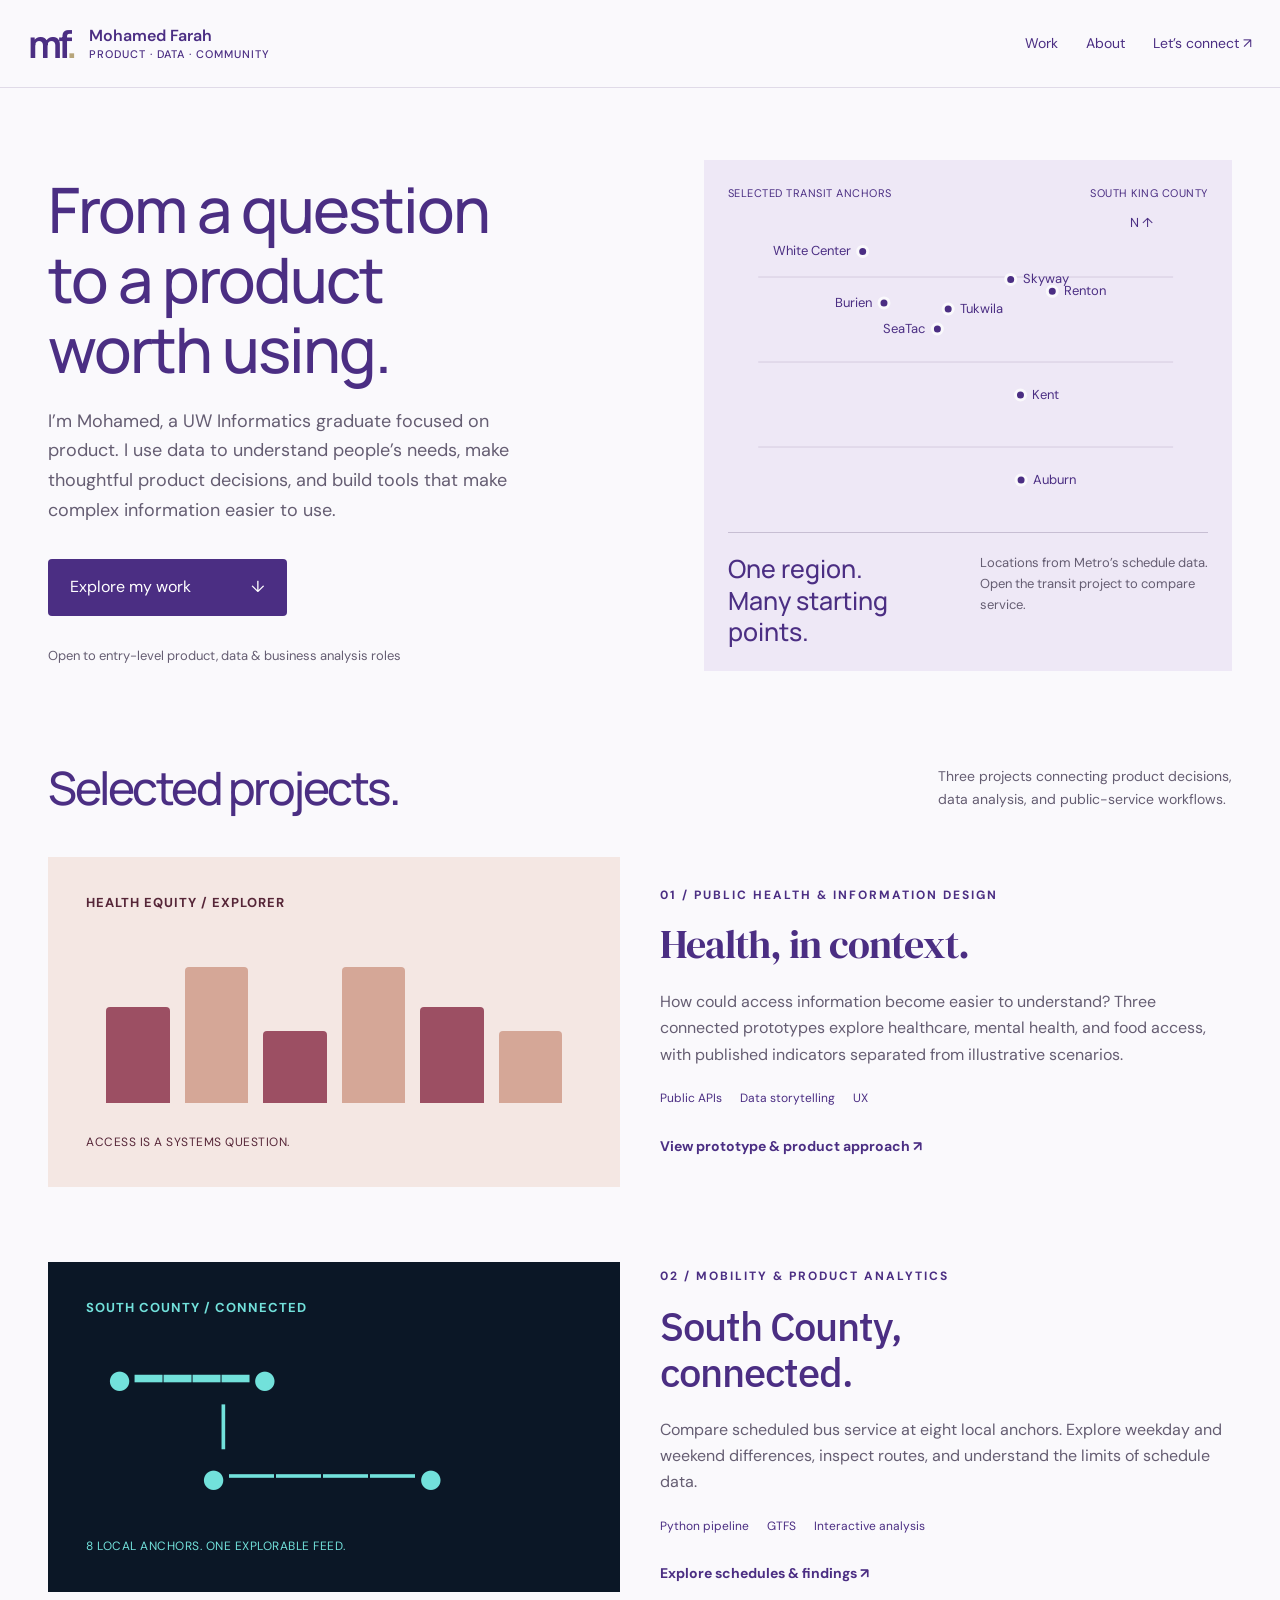
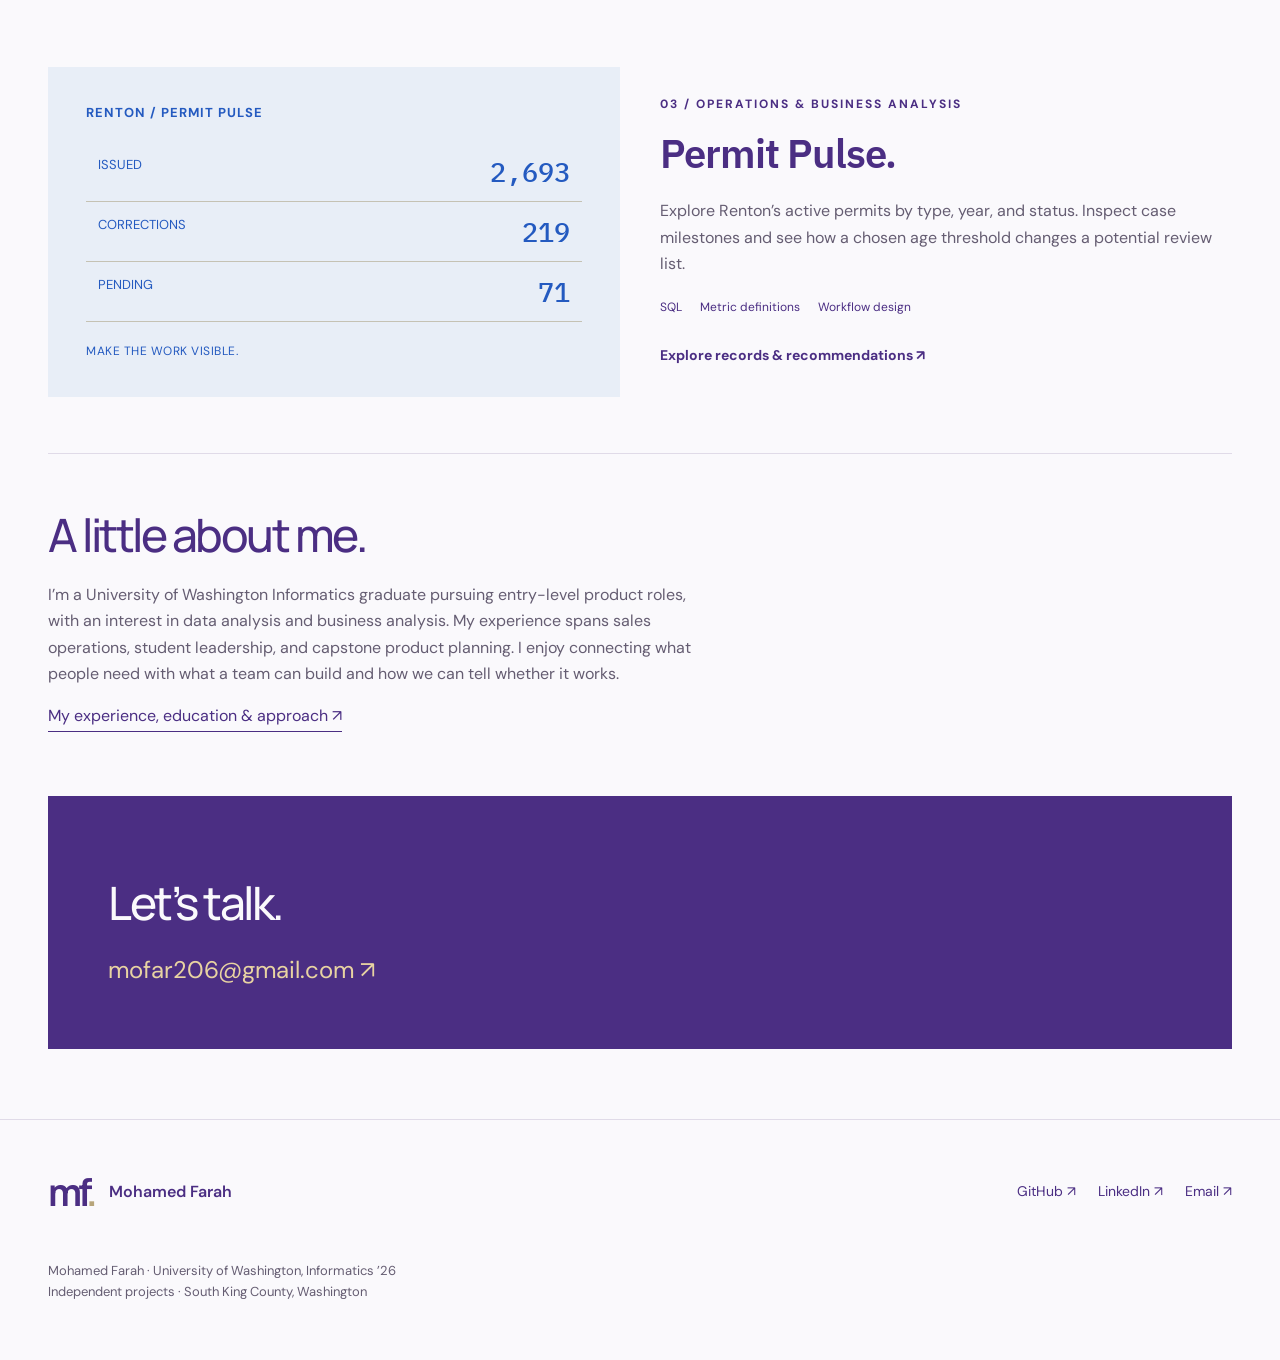
<file: index.html>
<!doctype html><html lang="en"><head><meta charset="utf-8"><meta name="viewport" content="width=device-width, initial-scale=1"><title>Product, data & community | Mohamed Farah</title><meta name="description" content="Mohamed Farah’s portfolio: local questions, public data, and useful digital products."><link rel="icon" href="favicon.svg"><link rel="stylesheet" href="portfolio.css?v=20260914-evidence"><link rel="stylesheet" href="project-themes.css?v=20260914-evidence"><script src="navigation.js?v=20260914-evidence" defer></script><link rel="stylesheet" href="layout.css?v=20260914-evidence"><link rel="stylesheet" href="case-studies.css?v=20260914-evidence"></head><body><a class="skip" href="#main">Skip to content</a><header><a class="brand" href="index.html?v=20260914-evidence"><b>mf<span>.</span></b><span>Mohamed Farah<small>PRODUCT · DATA · COMMUNITY</small></span></a><nav aria-label="Main navigation"><a data-nav="work" href="index.html?v=20260914-evidence#work">Work</a><a data-nav="about" href="about.html?v=20260914-evidence">About</a><a href="mailto:mofar206@gmail.com">Let’s connect ↗</a></nav></header><main id="main"><section class="hero"><div><h1>From a question<br>to a product<br><em>worth using.</em></h1><p class="intro">I’m Mohamed, a UW Informatics graduate focused on product. I use data to understand people’s needs, make thoughtful product decisions, and build tools that make complex information easier to use.</p><a class="button" href="#work">Explore my work <span>↓</span></a><p class="availability"><i></i> Open to entry-level product, data & business analysis roles</p></div><div class="atlas" aria-label="Eight communities represented in the transit project"><div class="atlas-top"><span>SELECTED TRANSIT ANCHORS</span><span>SOUTH KING COUNTY</span></div><div class="route-art"><svg viewBox="-55 0 480 330" role="img" aria-label="Geographic locations of eight transit anchors in South King County"><path class="map-guide" d="M-25 75H390 M-25 160H390 M-25 245H390"/><circle class="map-point" cx="227.5" cy="77.4" r="5"/><text x="239.5" y="81.4" text-anchor="start">Skyway</text><circle class="map-point" cx="79.5" cy="49.4" r="5"/><text x="67.5" y="53.4" text-anchor="end">White Center</text><circle class="map-point" cx="100.8" cy="100.9" r="5"/><text x="88.8" y="104.9" text-anchor="end">Burien</text><circle class="map-point" cx="165.0" cy="107.0" r="5"/><text x="177.0" y="111.0" text-anchor="start">Tukwila</text><circle class="map-point" cx="154.2" cy="127.0" r="5"/><text x="142.2" y="131.0" text-anchor="end">SeaTac</text><circle class="map-point" cx="269.1" cy="89.3" r="5"/><text x="281.1" y="93.3" text-anchor="start">Renton</text><circle class="map-point" cx="237.3" cy="193.0" r="5"/><text x="249.3" y="197.0" text-anchor="start">Kent</text><circle class="map-point" cx="237.9" cy="278.1" r="5"/><text x="249.9" y="282.1" text-anchor="start">Auburn</text><text x="370" y="25" text-anchor="end">N ↑</text></svg></div><div class="atlas-bottom"><strong>One region.<br>Many starting points.</strong><p>Locations from Metro’s schedule data. Open the transit project to compare service.</p></div></div></section><section id="work"><div class="section-title"><div><h2>Selected projects.</h2></div><p>Three projects connecting product decisions,<br>data analysis, and public-service workflows.</p></div><a class="project health" href="health.html?v=20260914-evidence"><div class="project-art"><span class="art-label">HEALTH EQUITY / EXPLORER</span><div class="health-bars"><i></i><i></i><i></i><i></i><i></i><i></i></div><span>ACCESS IS A SYSTEMS QUESTION.</span></div><div class="project-copy"><span class="eyebrow">01 / PUBLIC HEALTH & INFORMATION DESIGN</span><h3>Health, in context.</h3><p>How could access information become easier to understand? Three connected prototypes explore healthcare, mental health, and food access, with published indicators separated from illustrative scenarios.</p><div class="tags"><span>Public APIs</span><span>Data storytelling</span><span>UX</span></div><strong>View prototype & product approach ↗</strong></div></a><a class="project transit" href="transit.html?v=20260914-evidence"><div class="project-art"><span class="art-label">SOUTH COUNTY / CONNECTED</span><div class="transit-art">●━━━━●<br>　　┃<br>　　●━━━━●</div><span>8 LOCAL ANCHORS. ONE EXPLORABLE FEED.</span></div><div class="project-copy"><span class="eyebrow">02 / MOBILITY & PRODUCT ANALYTICS</span><h3>South County,<br>connected.</h3><p>Compare scheduled bus service at eight local anchors. Explore weekday and weekend differences, inspect routes, and understand the limits of schedule data.</p><div class="tags"><span>Python pipeline</span><span>GTFS</span><span>Interactive analysis</span></div><strong>Explore schedules & findings ↗</strong></div></a><a class="project permits" href="permits.html?v=20260914-evidence"><div class="project-art"><span class="art-label">RENTON / PERMIT PULSE</span><div class="permit-art"><div>ISSUED <b>2,693</b></div><div>CORRECTIONS <b>219</b></div><div>PENDING <b>71</b></div></div><span>MAKE THE WORK VISIBLE.</span></div><div class="project-copy"><span class="eyebrow">03 / OPERATIONS & BUSINESS ANALYSIS</span><h3>Permit Pulse.</h3><p>Explore Renton’s active permits by type, year, and status. Inspect case milestones and see how a chosen age threshold changes a potential review list.</p><div class="tags"><span>SQL</span><span>Metric definitions</span><span>Workflow design</span></div><strong>Explore records & recommendations ↗</strong></div></a></section><section class="about-strip"><div><h2>A little about me.</h2><p>I’m a University of Washington Informatics graduate pursuing entry-level product roles, with an interest in data analysis and business analysis. My experience spans sales operations, student leadership, and capstone product planning. I enjoy connecting what people need with what a team can build and how we can tell whether it works.</p><a class="text-link" href="about.html?v=20260914-evidence">My experience, education & approach ↗</a></div></section><section class="contact"><h2>Let’s talk.</h2><a href="mailto:mofar206@gmail.com">mofar206@gmail.com ↗</a></section></main><footer><a class="brand" href="index.html?v=20260914-evidence"><b>mf<span>.</span></b><span>Mohamed Farah</span></a><div><a href="https://github.com/mofar206/mfPortfolio206">GitHub ↗</a><a href="https://linkedin.com/in/mofar206">LinkedIn ↗</a><a href="mailto:mofar206@gmail.com">Email ↗</a></div><p>Mohamed Farah · University of Washington, Informatics ’26<br>Independent projects · South King County, Washington</p></footer></body></html>
</file>
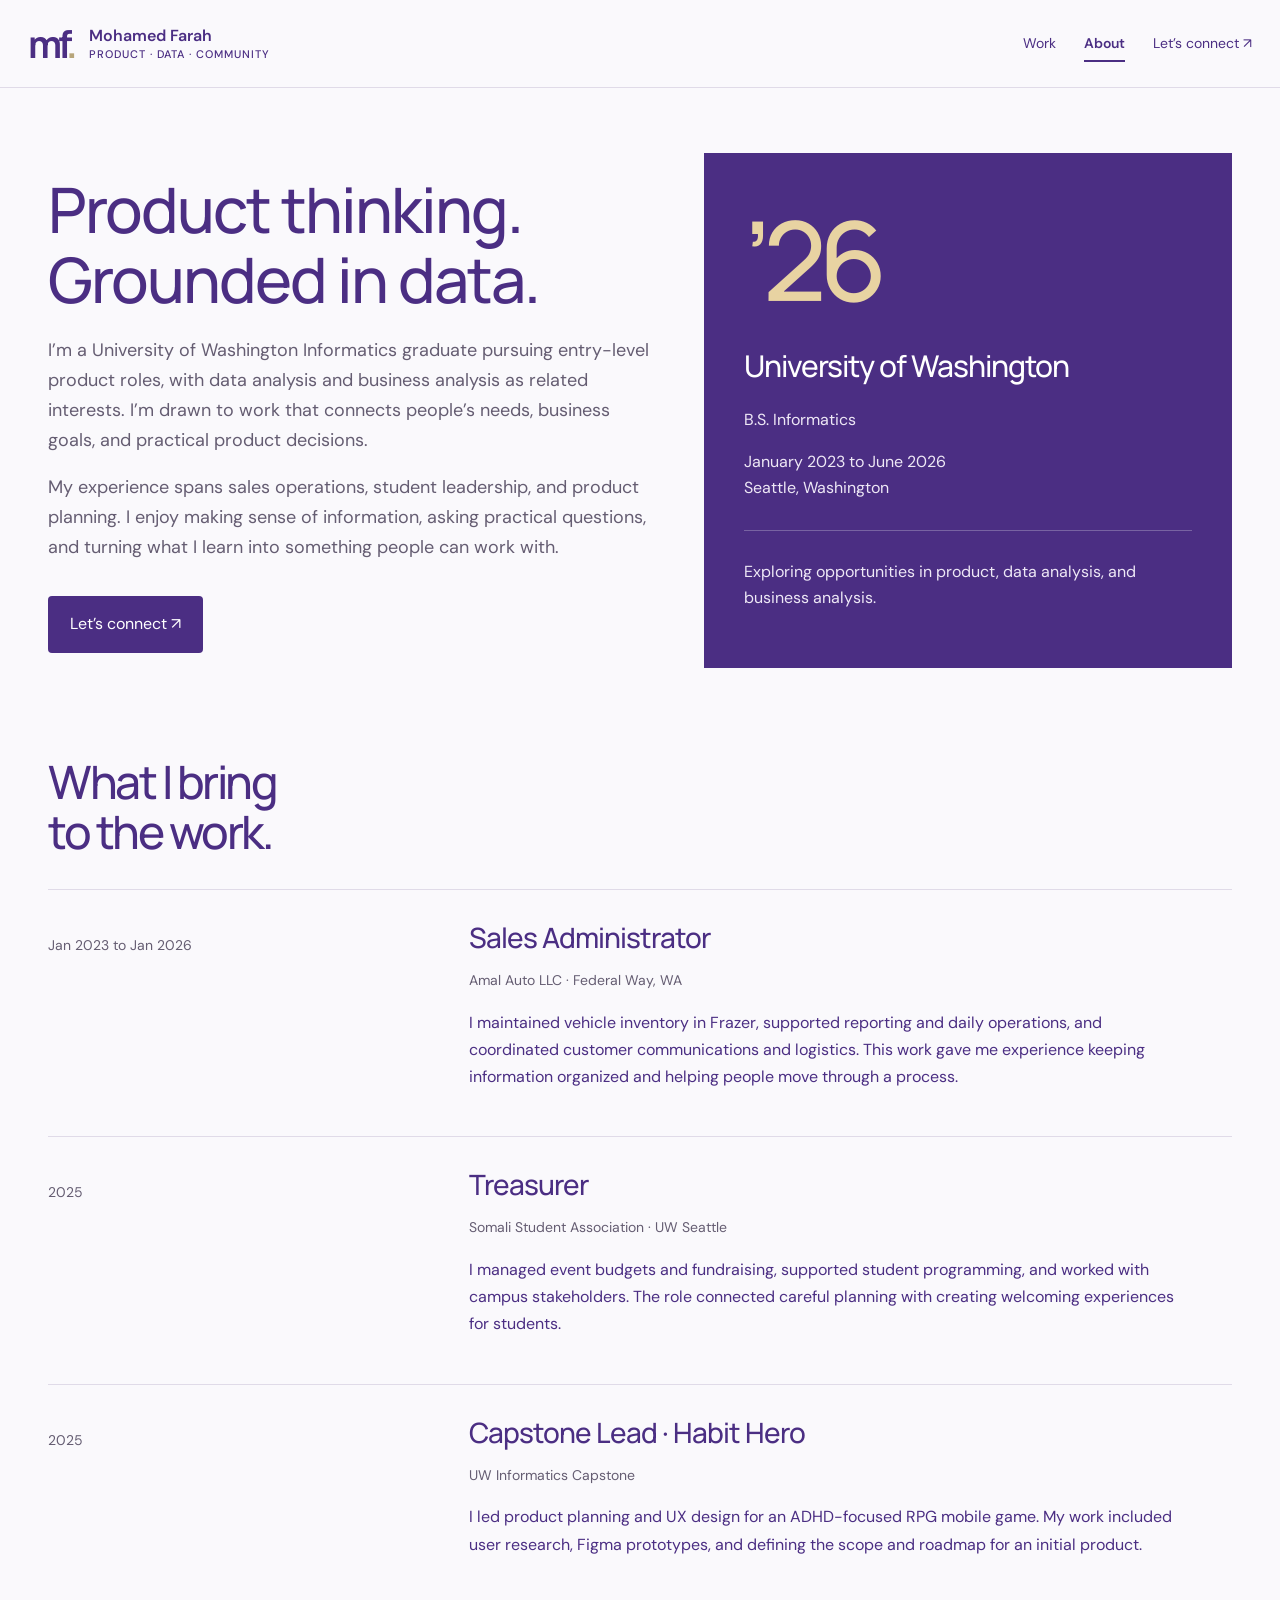
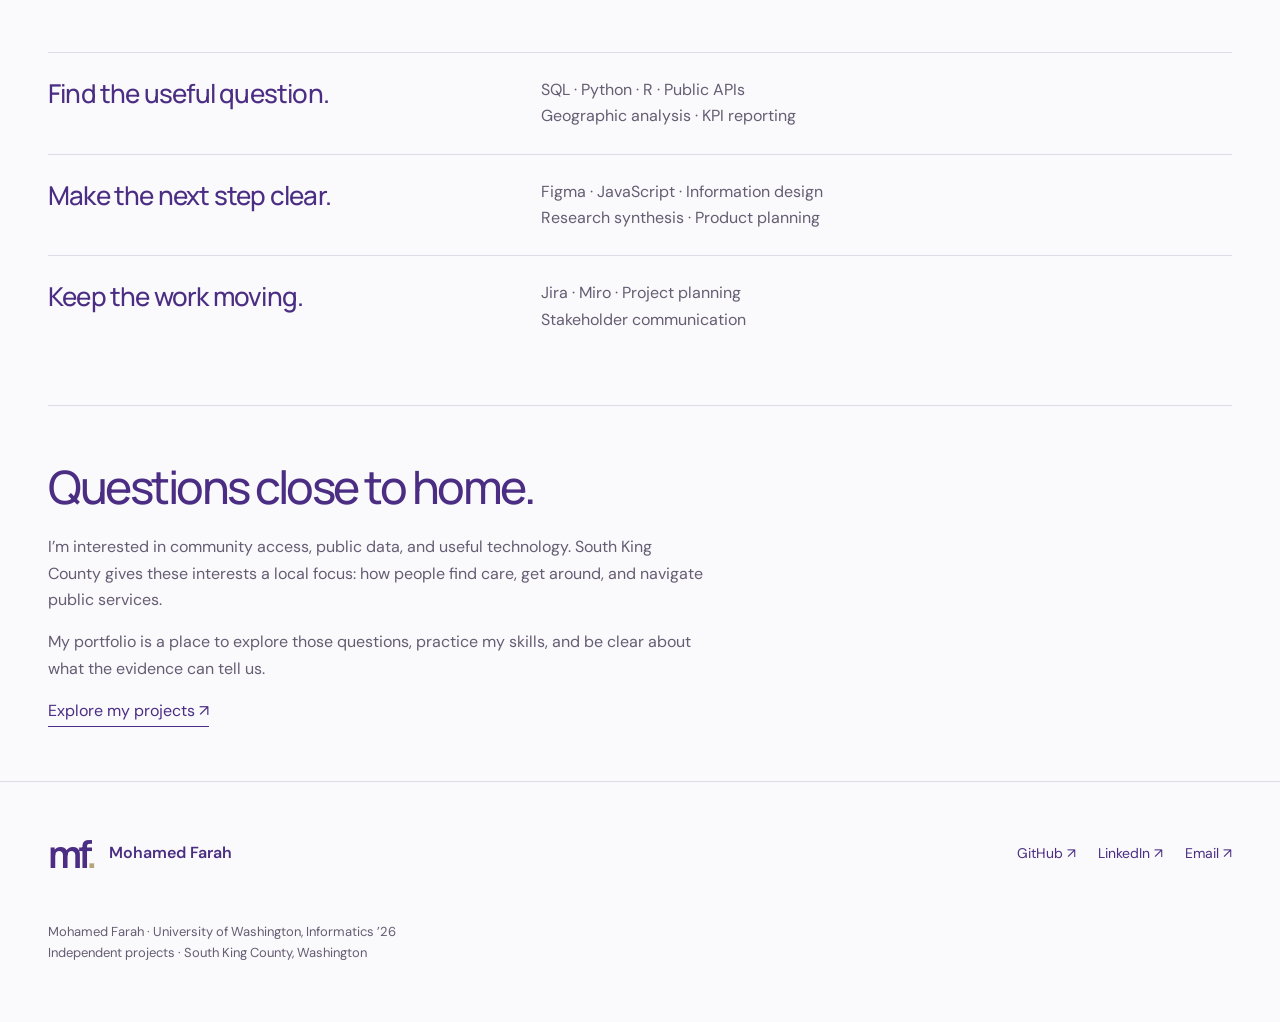
<file: about.html>
<!doctype html><html lang="en"><head><meta charset="utf-8"><meta name="viewport" content="width=device-width, initial-scale=1"><title>About | Mohamed Farah</title><meta name="description" content="Mohamed Farah’s portfolio: local questions, public data, and useful digital products."><link rel="icon" href="favicon.svg"><link rel="stylesheet" href="portfolio.css?v=20260914-evidence"><link rel="stylesheet" href="project-themes.css?v=20260914-evidence"><script src="navigation.js?v=20260914-evidence" defer></script><link rel="stylesheet" href="layout.css?v=20260914-evidence"><link rel="stylesheet" href="case-studies.css?v=20260914-evidence"></head><body><a class="skip" href="#main">Skip to content</a><header><a class="brand" href="index.html?v=20260914-evidence"><b>mf<span>.</span></b><span>Mohamed Farah<small>PRODUCT · DATA · COMMUNITY</small></span></a><nav aria-label="Main navigation"><a data-nav="work" href="index.html?v=20260914-evidence#work">Work</a><a data-nav="about" aria-current="page" href="about.html?v=20260914-evidence">About</a><a href="mailto:mofar206@gmail.com">Let’s connect ↗</a></nav></header><main id="main"><section class="hero about-intro"><div><h1>Product thinking.<br><em>Grounded in data.</em></h1><p class="intro">I’m a University of Washington Informatics graduate pursuing entry-level product roles, with data analysis and business analysis as related interests. I’m drawn to work that connects people’s needs, business goals, and practical product decisions.</p><p class="intro">My experience spans sales operations, student leadership, and product planning. I enjoy making sense of information, asking practical questions, and turning what I learn into something people can work with.</p><a class="button" href="mailto:mofar206@gmail.com">Let’s connect ↗</a></div><aside class="education-card"><span class="education-year">’26</span><h2>University of Washington</h2><p>B.S. Informatics</p><p>January 2023 to June 2026<br>Seattle, Washington</p><div class="education-rule"></div><p>Exploring opportunities in product, data analysis, and business analysis.</p></aside></section><section class="experience"><div class="section-title"><div><h2>What I bring<br>to the work.</h2></div></div><article class="experience-row"><p>Jan 2023 to Jan 2026</p><div><h3>Sales Administrator</h3><p class="organization">Amal Auto LLC · Federal Way, WA</p><p>I maintained vehicle inventory in Frazer, supported reporting and daily operations, and coordinated customer communications and logistics. This work gave me experience keeping information organized and helping people move through a process.</p></div></article><article class="experience-row"><p>2025</p><div><h3>Treasurer</h3><p class="organization">Somali Student Association · UW Seattle</p><p>I managed event budgets and fundraising, supported student programming, and worked with campus stakeholders. The role connected careful planning with creating welcoming experiences for students.</p></div></article><article class="experience-row"><p>2025</p><div><h3>Capstone Lead · Habit Hero</h3><p class="organization">UW Informatics Capstone</p><p>I led product planning and UX design for an ADHD-focused RPG mobile game. My work included user research, Figma prototypes, and defining the scope and roadmap for an initial product.</p></div></article></section><section class="case-notes"><div><h3>Find the useful question.</h3><p>SQL · Python · R · Public APIs<br>Geographic analysis · KPI reporting</p></div><div><h3>Make the next step clear.</h3><p>Figma · JavaScript · Information design<br>Research synthesis · Product planning</p></div><div><h3>Keep the work moving.</h3><p>Jira · Miro · Project planning<br>Stakeholder communication</p></div></section><section class="about-strip"><div><h2>Questions close to home.</h2><p>I’m interested in community access, public data, and useful technology. South King County gives these interests a local focus: how people find care, get around, and navigate public services.</p><p>My portfolio is a place to explore those questions, practice my skills, and be clear about what the evidence can tell us.</p><a class="text-link" href="index.html?v=20260914-evidence#work">Explore my projects ↗</a></div></section></main><footer><a class="brand" href="index.html?v=20260914-evidence"><b>mf<span>.</span></b><span>Mohamed Farah</span></a><div><a href="https://github.com/mofar206/mfPortfolio206">GitHub ↗</a><a href="https://linkedin.com/in/mofar206">LinkedIn ↗</a><a href="mailto:mofar206@gmail.com">Email ↗</a></div><p>Mohamed Farah · University of Washington, Informatics ’26<br>Independent projects · South King County, Washington</p></footer></body></html>
</file>
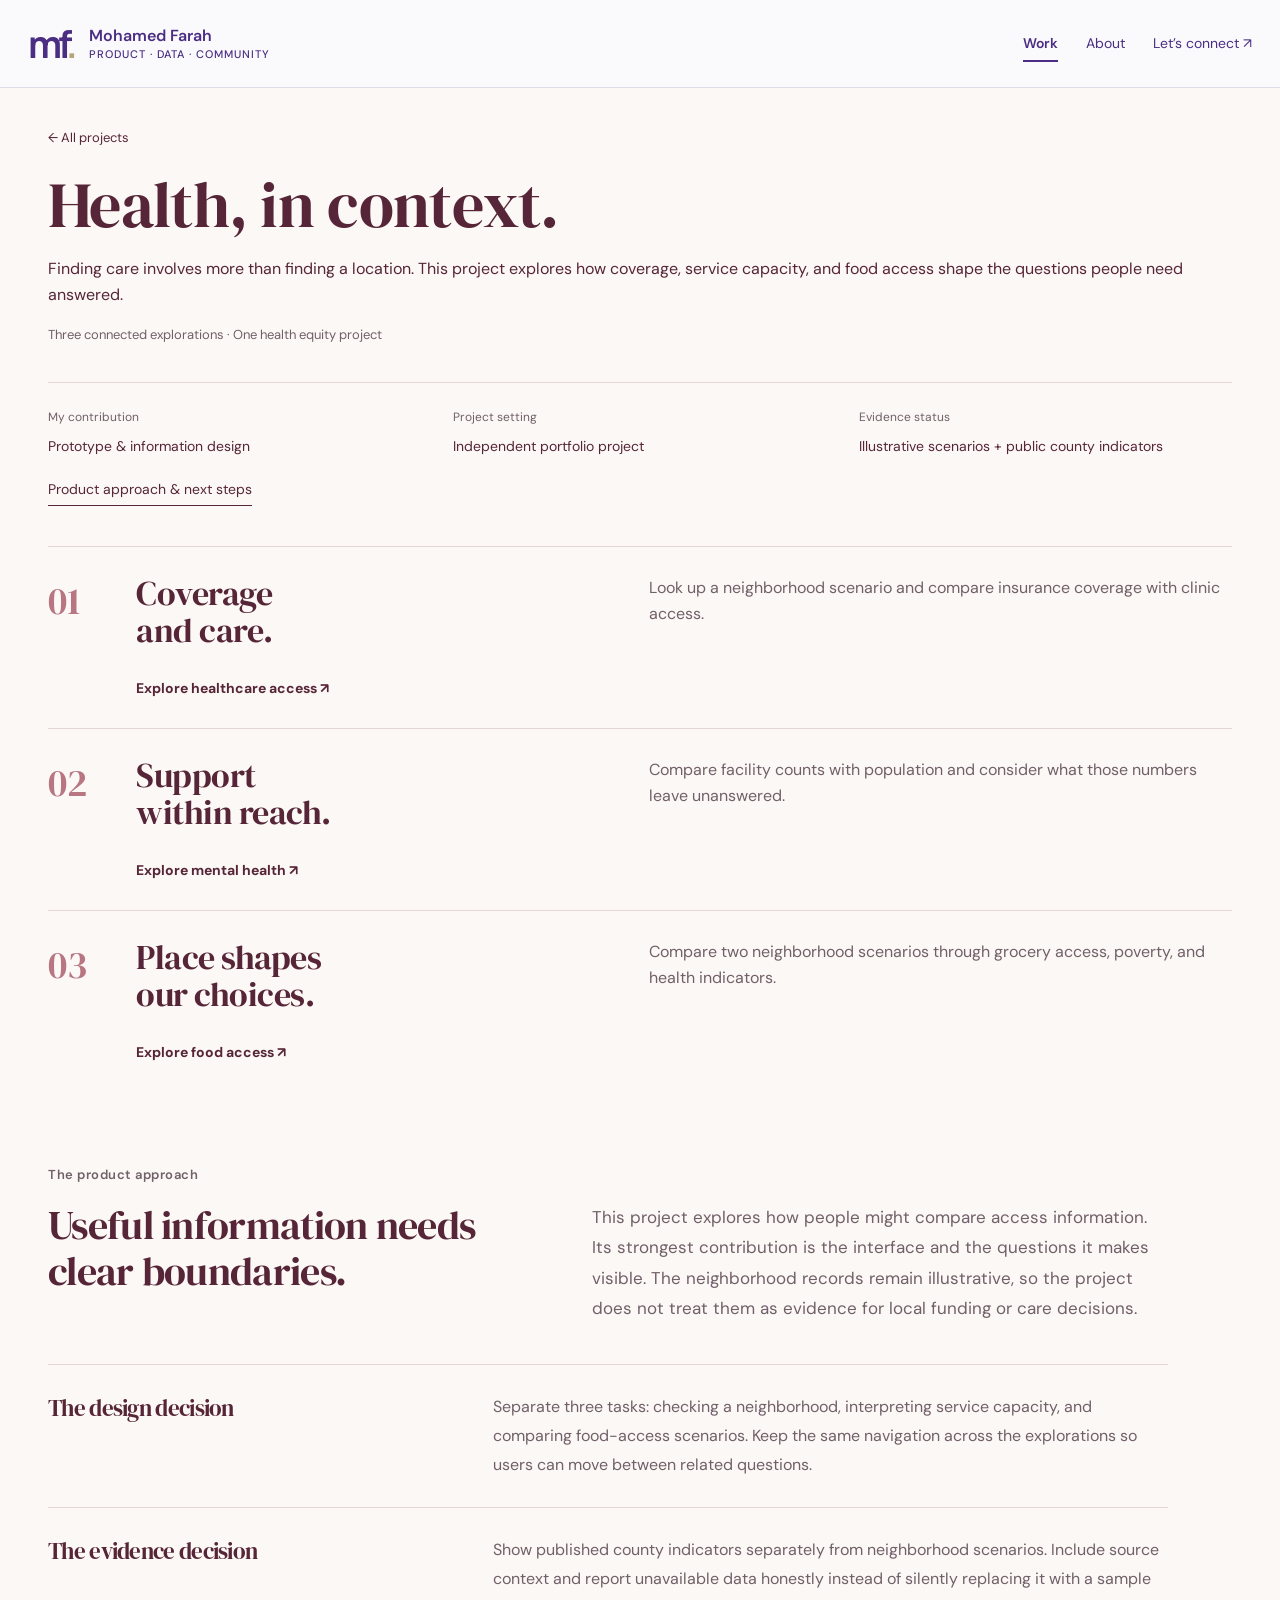
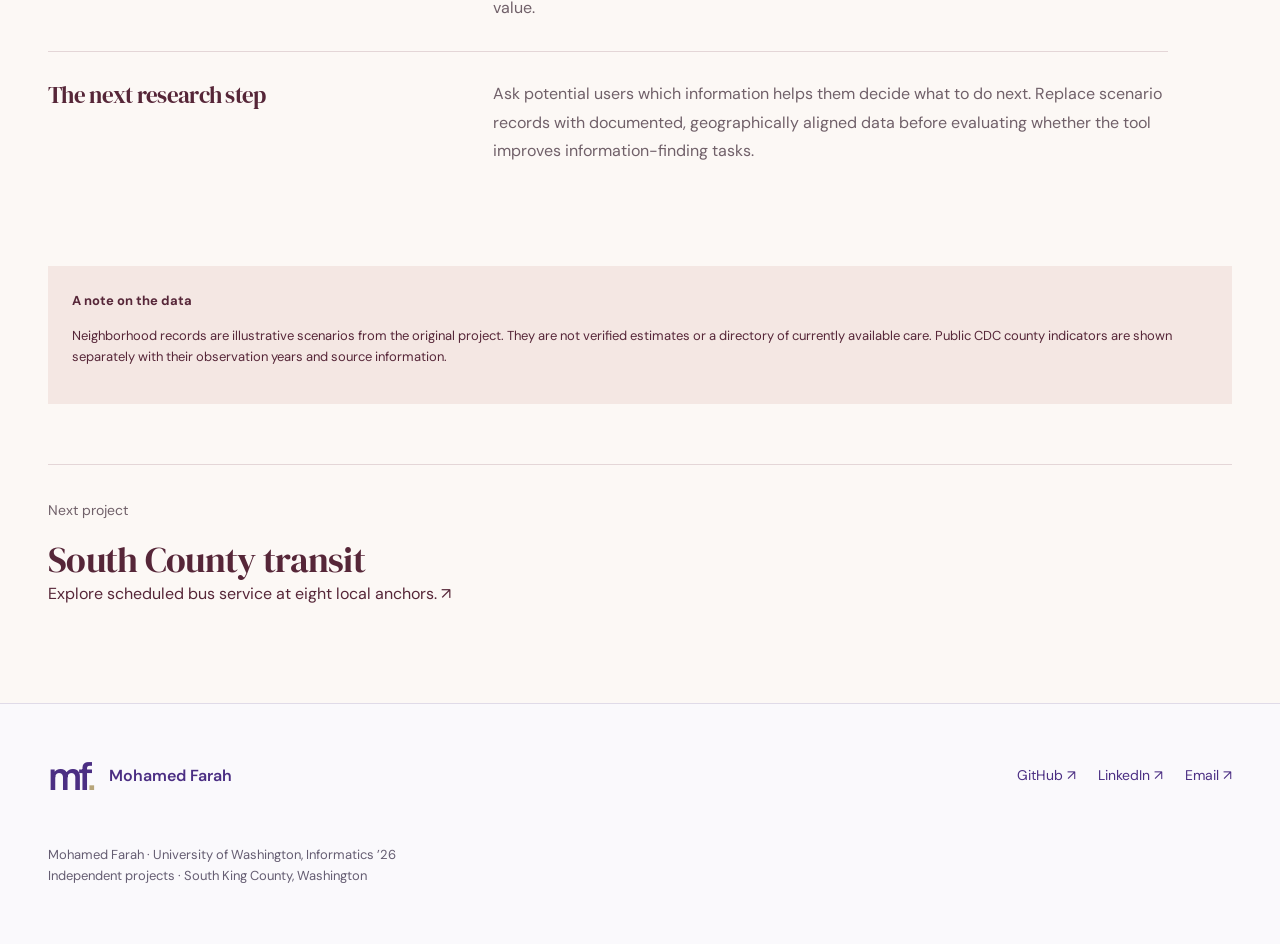
<file: health.html>
<!doctype html><html lang="en"><head><meta charset="utf-8"><meta name="viewport" content="width=device-width, initial-scale=1"><title>Health, in context | Mohamed Farah</title><meta name="description" content="Mohamed Farah’s portfolio: local questions, public data, and useful digital products."><link rel="icon" href="favicon.svg"><link rel="stylesheet" href="portfolio.css?v=20260914-evidence"><link rel="stylesheet" href="project-themes.css?v=20260914-evidence"><script src="navigation.js?v=20260914-evidence" defer></script><link rel="stylesheet" href="layout.css?v=20260914-evidence"><link rel="stylesheet" href="case-studies.css?v=20260914-evidence"></head><body class="project-health"><a class="skip" href="#main">Skip to content</a><header><a class="brand" href="index.html?v=20260914-evidence"><b>mf<span>.</span></b><span>Mohamed Farah<small>PRODUCT · DATA · COMMUNITY</small></span></a><nav aria-label="Main navigation"><a data-nav="work" aria-current="page" href="index.html?v=20260914-evidence#work">Work</a><a data-nav="about" href="about.html?v=20260914-evidence">About</a><a href="mailto:mofar206@gmail.com">Let’s connect ↗</a></nav></header><main id="main"><section class="app-heading"><a class="back" href="index.html?v=20260914-evidence#work">← All projects</a><h1>Health, <em>in context.</em></h1><p>Finding care involves more than finding a location. This project explores how coverage, service capacity, and food access shape the questions people need answered.</p><span class="snapshot">Three connected explorations · One health equity project</span></section><div class="case-overview"><div><span>My contribution</span><p>Prototype & information design</p></div><div><span>Project setting</span><p>Independent portfolio project</p></div><div><span>Evidence status</span><p>Illustrative scenarios + public county indicators</p></div></div><nav class="case-shortcuts" aria-label="On this project"><a href="#findings">Product approach & next steps</a></nav><div class="health-grid"><a class="health-topic" href="project1.html?v=20260914-evidence"><span class="topic-number">01</span><h2>Coverage<br>and care.</h2><p>Look up a neighborhood scenario and compare insurance coverage with clinic access.</p><strong>Explore healthcare access ↗</strong></a><a class="health-topic" href="project2.html?v=20260914-evidence"><span class="topic-number">02</span><h2>Support<br>within reach.</h2><p>Compare facility counts with population and consider what those numbers leave unanswered.</p><strong>Explore mental health ↗</strong></a><a class="health-topic" href="project3.html?v=20260914-evidence"><span class="topic-number">03</span><h2>Place shapes<br>our choices.</h2><p>Compare two neighborhood scenarios through grocery access, poverty, and health indicators.</p><strong>Explore food access ↗</strong></a></div><section id="findings" class="decision-story" aria-label="Health product approach"><div class="story-lead"><span class="section-kicker">The product approach</span><h2>Useful information needs<br>clear boundaries.</h2><p>This project explores how people might compare access information. Its strongest contribution is the interface and the questions it makes visible. The neighborhood records remain illustrative, so the project does not treat them as evidence for local funding or care decisions.</p></div><div class="decision-rows"><article><h3>The design decision</h3><div><p>Separate three tasks: checking a neighborhood, interpreting service capacity, and comparing food-access scenarios. Keep the same navigation across the explorations so users can move between related questions.</p></div></article><article><h3>The evidence decision</h3><div><p>Show published county indicators separately from neighborhood scenarios. Include source context and report unavailable data honestly instead of silently replacing it with a sample value.</p></div></article><article><h3>The next research step</h3><div><p>Ask potential users which information helps them decide what to do next. Replace scenario records with documented, geographically aligned data before evaluating whether the tool improves information-finding tasks.</p></div></article></div></section><section class="sources"><strong>A note on the data</strong><p>Neighborhood records are illustrative scenarios from the original project. They are not verified estimates or a directory of currently available care. Public CDC county indicators are shown separately with their observation years and source information.</p></section><a class="project-next" href="transit.html?v=20260914-evidence"><span>Next project</span><h2>South County transit</h2><p>Explore scheduled bus service at eight local anchors. ↗</p></a></main><footer><a class="brand" href="index.html?v=20260914-evidence"><b>mf<span>.</span></b><span>Mohamed Farah</span></a><div><a href="https://github.com/mofar206/mfPortfolio206">GitHub ↗</a><a href="https://linkedin.com/in/mofar206">LinkedIn ↗</a><a href="mailto:mofar206@gmail.com">Email ↗</a></div><p>Mohamed Farah · University of Washington, Informatics ’26<br>Independent projects · South King County, Washington</p></footer></body></html>
</file>
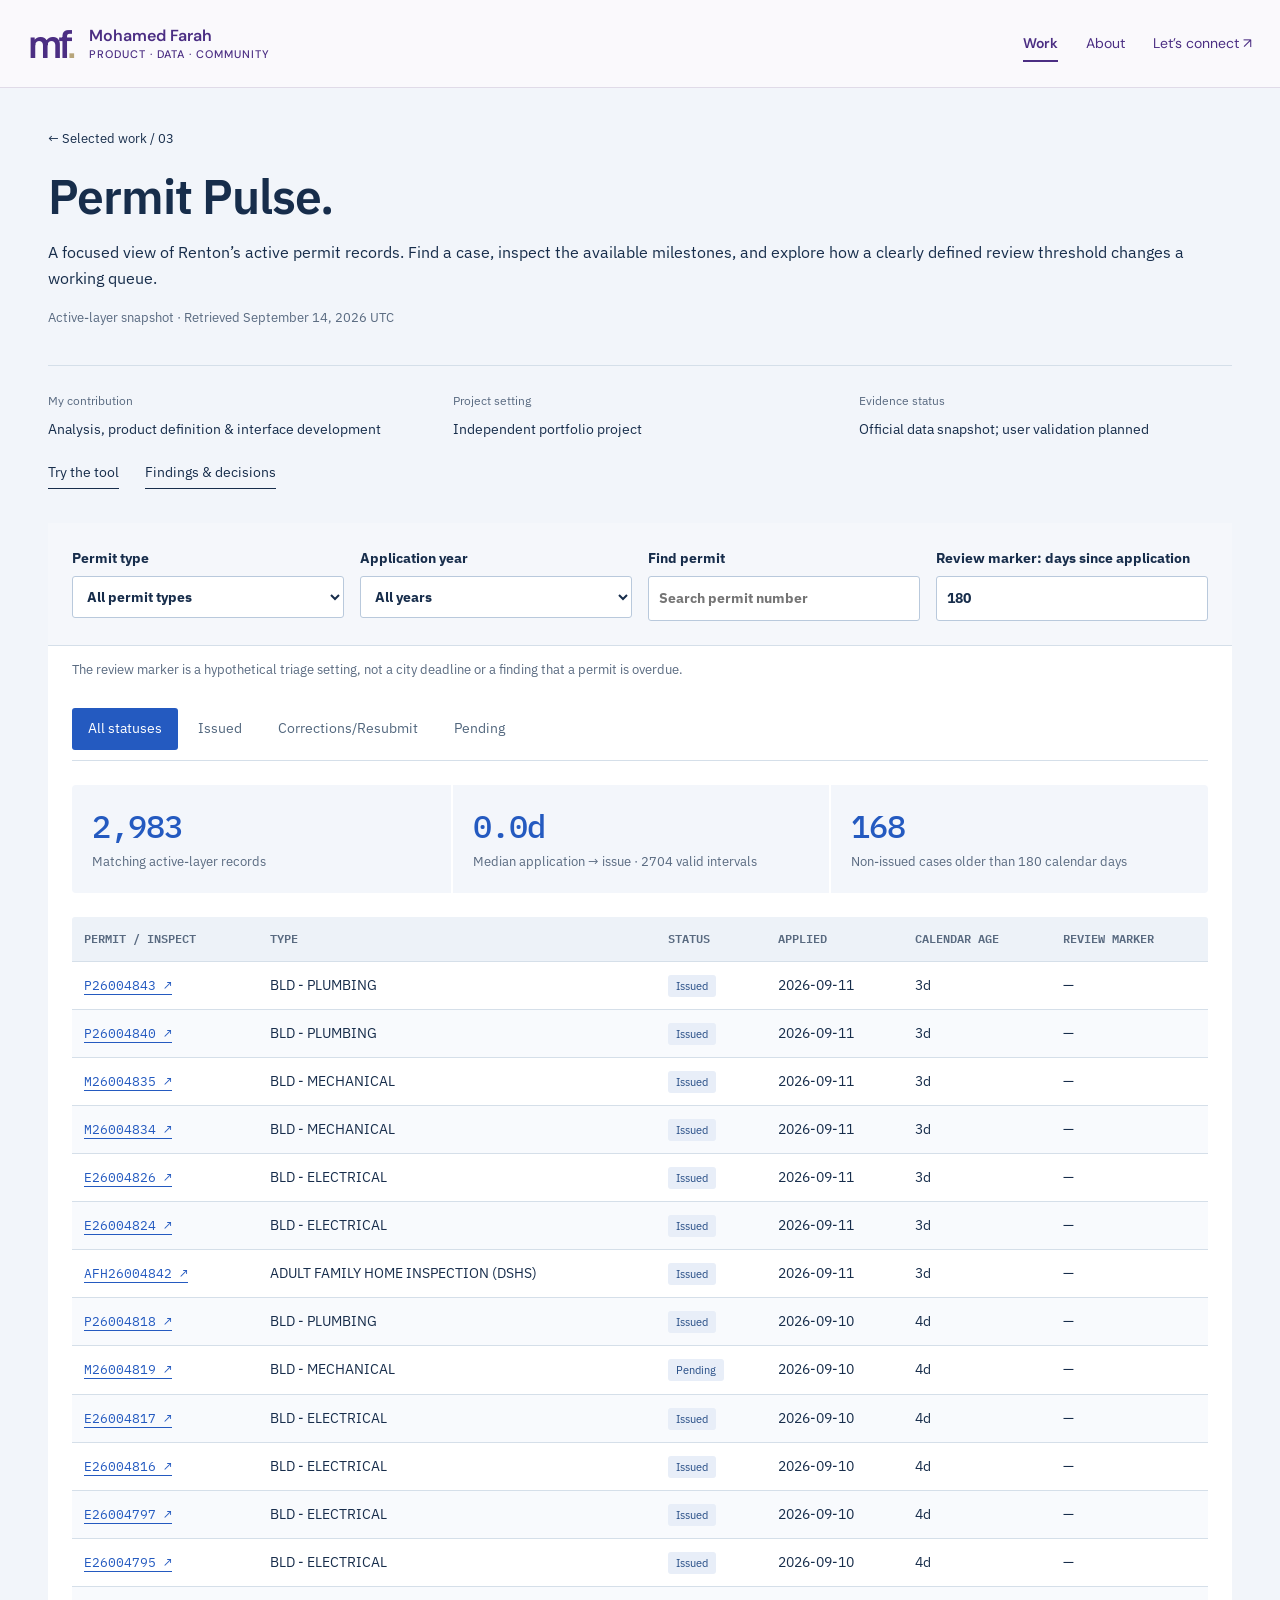
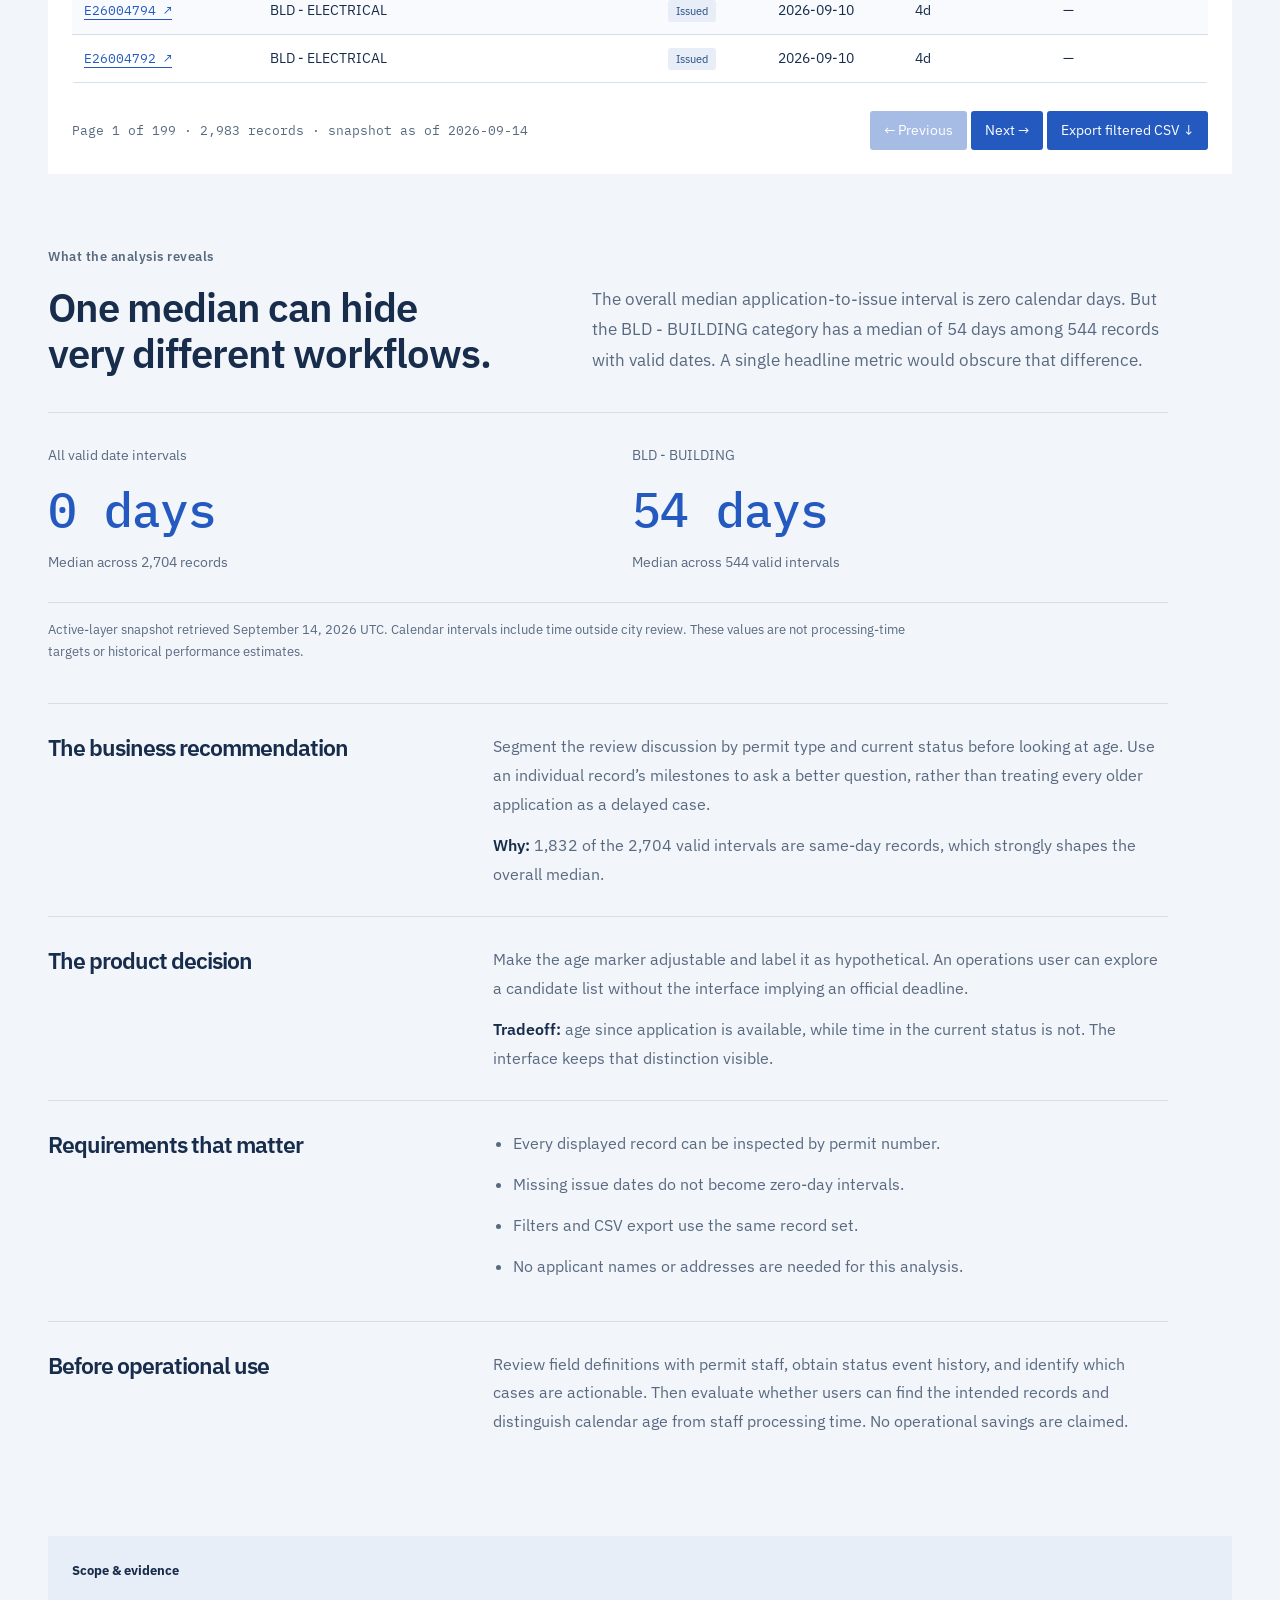
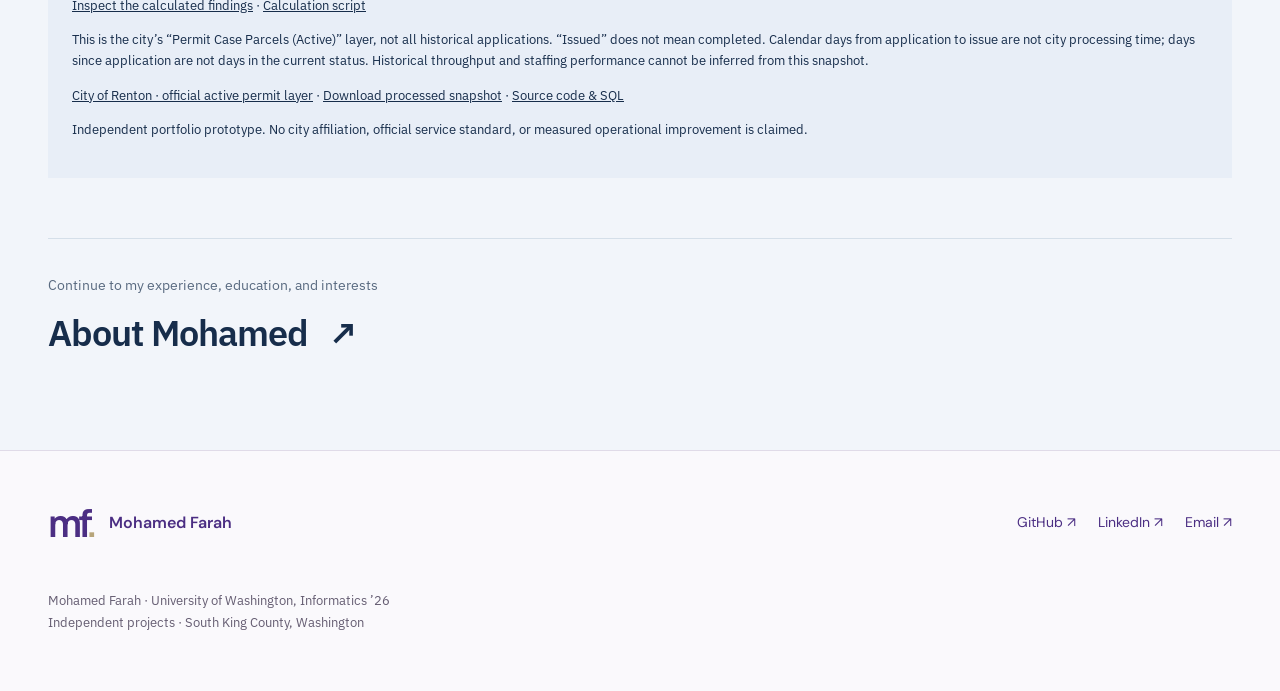
<file: permits.html>
<!doctype html><html lang="en"><head><meta charset="utf-8"><meta name="viewport" content="width=device-width, initial-scale=1"><title>Permit Pulse | Mohamed Farah</title><meta name="description" content="Mohamed Farah’s portfolio: local questions, public data, and useful digital products."><link rel="icon" href="favicon.svg"><link rel="stylesheet" href="portfolio.css?v=20260914-evidence"><script src="permits.js?v=20260914-evidence" defer></script><link rel="stylesheet" href="project-themes.css?v=20260914-evidence"><script src="navigation.js?v=20260914-evidence" defer></script><link rel="stylesheet" href="layout.css?v=20260914-evidence"><link rel="stylesheet" href="case-studies.css?v=20260914-evidence"></head><body class="project-permits"><a class="skip" href="#main">Skip to content</a><header><a class="brand" href="index.html?v=20260914-evidence"><b>mf<span>.</span></b><span>Mohamed Farah<small>PRODUCT · DATA · COMMUNITY</small></span></a><nav aria-label="Main navigation"><a data-nav="work" aria-current="page" href="index.html?v=20260914-evidence#work">Work</a><a data-nav="about" href="about.html?v=20260914-evidence">About</a><a href="mailto:mofar206@gmail.com">Let’s connect ↗</a></nav></header><main id="main"><section class="app-heading"><a class="back" href="index.html?v=20260914-evidence#work">← Selected work / 03</a><h1>Permit <em>Pulse.</em></h1><p>A focused view of Renton’s active permit records. Find a case, inspect the available milestones, and explore how a clearly defined review threshold changes a working queue.</p><span class="snapshot">Active-layer snapshot · Retrieved September 14, 2026 UTC</span></section><div class="case-overview"><div><span>My contribution</span><p>Analysis, product definition & interface development</p></div><div><span>Project setting</span><p>Independent portfolio project</p></div><div><span>Evidence status</span><p>Official data snapshot; user validation planned</p></div></div><nav class="case-shortcuts" aria-label="On this project"><a href="#explorer">Try the tool</a><a href="#findings">Findings & decisions</a></nav><section id="explorer" class="workspace" aria-label="Permit operations explorer"><div class="controls"><label>Permit type<select id="type"><option value="">All permit types</option></select></label><label>Application year<select id="year"><option value="">All years</option></select></label><label>Find permit<input id="search" type="search" placeholder="Search permit number"></label><label>Review marker: days since application<input id="threshold" type="number" min="0" max="10000" value="180"></label></div><p class="note">The review marker is a hypothetical triage setting, not a city deadline or a finding that a permit is overdue.</p><div id="status" class="status-bars" aria-label="Status filter"></div><div id="permit-output" aria-live="polite">Loading the official active-layer snapshot…</div><div class="toolbar"><span id="page-label" class="note"></span><div><button class="small-button" id="prev">← Previous</button> <button class="small-button" id="next">Next →</button> <button class="small-button" id="export">Export filtered CSV ↓</button></div></div></section><dialog id="detail"><button class="small-button" id="close">Close ×</button><div id="detail-body"></div></dialog><section id="findings" class="decision-story" aria-label="Permit findings and business recommendation"><div class="story-lead"><span class="section-kicker">What the analysis reveals</span><h2>One median can hide<br>very different workflows.</h2><p>The overall median application-to-issue interval is zero calendar days. But the BLD - BUILDING category has a median of 54 days among 544 records with valid dates. A single headline metric would obscure that difference.</p></div><div class="finding-pair"><article><span>All valid date intervals</span><strong>0 days</strong><p>Median across 2,704 records</p></article><article><span>BLD - BUILDING</span><strong>54 days</strong><p>Median across 544 valid intervals</p></article></div><p class="evidence-note">Active-layer snapshot retrieved September 14, 2026 UTC. Calendar intervals include time outside city review. These values are not processing-time targets or historical performance estimates.</p><div class="decision-rows"><article><h3>The business recommendation</h3><div><p>Segment the review discussion by permit type and current status before looking at age. Use an individual record’s milestones to ask a better question, rather than treating every older application as a delayed case.</p><p><b>Why:</b> 1,832 of the 2,704 valid intervals are same-day records, which strongly shapes the overall median.</p></div></article><article><h3>The product decision</h3><div><p>Make the age marker adjustable and label it as hypothetical. An operations user can explore a candidate list without the interface implying an official deadline.</p><p><b>Tradeoff:</b> age since application is available, while time in the current status is not. The interface keeps that distinction visible.</p></div></article><article><h3>Requirements that matter</h3><div><ul><li>Every displayed record can be inspected by permit number.</li><li>Missing issue dates do not become zero-day intervals.</li><li>Filters and CSV export use the same record set.</li><li>No applicant names or addresses are needed for this analysis.</li></ul></div></article><article><h3>Before operational use</h3><div><p>Review field definitions with permit staff, obtain status event history, and identify which cases are actionable. Then evaluate whether users can find the intended records and distinguish calendar age from staff processing time. No operational savings are claimed.</p></div></article></div></section><section class="sources"><strong>Scope & evidence</strong><p><a href="datasets/findings.json">Inspect the calculated findings</a> · <a href="https://github.com/mofar206/mfPortfolio206/blob/portfolio/evidence-and-case-studies/analysis/report_findings.py">Calculation script</a></p><p>This is the city’s “Permit Case Parcels (Active)” layer, not all historical applications. “Issued” does not mean completed. Calendar days from application to issue are not city processing time; days since application are not days in the current status. Historical throughput and staffing performance cannot be inferred from this snapshot.</p><p><a href="https://gismaps.rentonwa.gov/as03/rest/services/Operational/PermitsAndConstruction/MapServer/41">City of Renton · official active permit layer</a> · <a href="datasets/permits.json">Download processed snapshot</a> · <a href="https://github.com/mofar206/mfPortfolio206">Source code & SQL</a></p><p>Independent portfolio prototype. No city affiliation, official service standard, or measured operational improvement is claimed.</p></section><a class="project-next" href="about.html?v=20260914-evidence"><span>Continue to my experience, education, and interests</span><h2>About Mohamed <span aria-hidden="true">↗</span></h2></a></main><footer><a class="brand" href="index.html?v=20260914-evidence"><b>mf<span>.</span></b><span>Mohamed Farah</span></a><div><a href="https://github.com/mofar206/mfPortfolio206">GitHub ↗</a><a href="https://linkedin.com/in/mofar206">LinkedIn ↗</a><a href="mailto:mofar206@gmail.com">Email ↗</a></div><p>Mohamed Farah · University of Washington, Informatics ’26<br>Independent projects · South King County, Washington</p></footer></body></html>
</file>
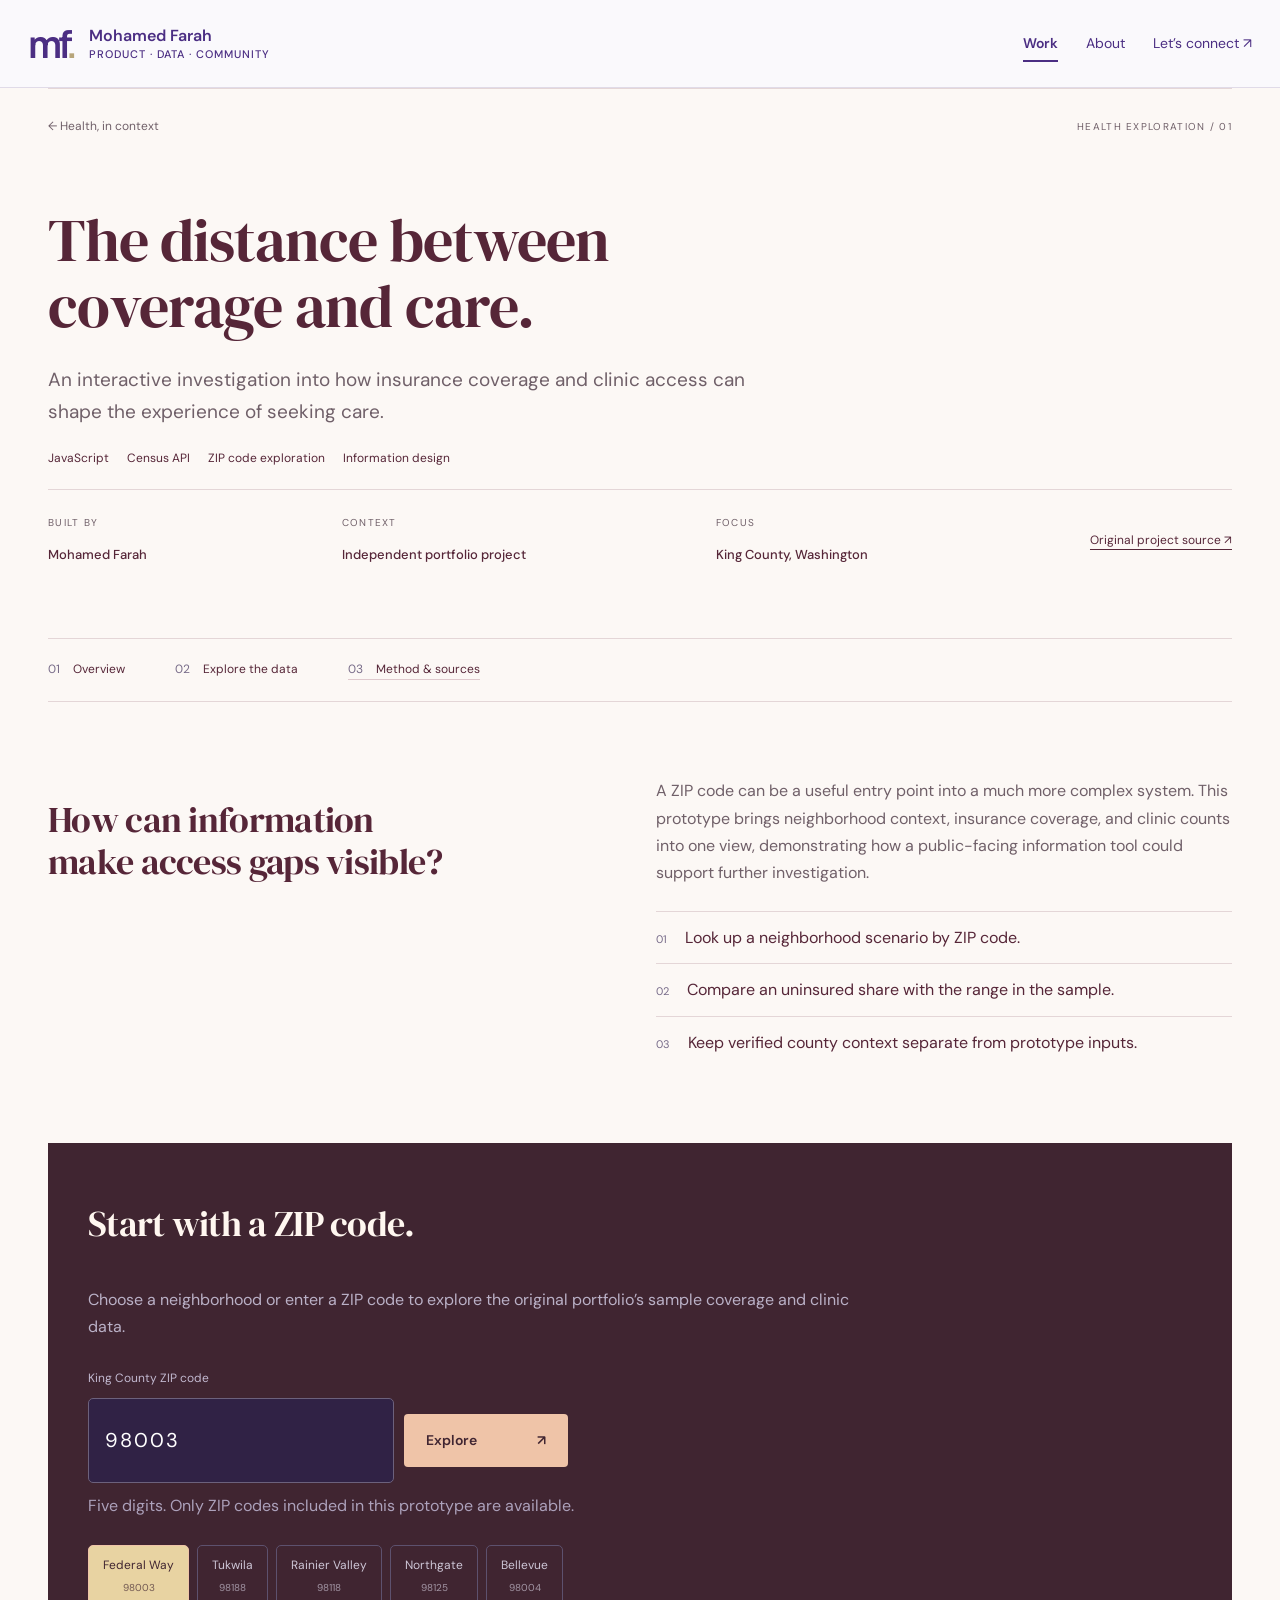
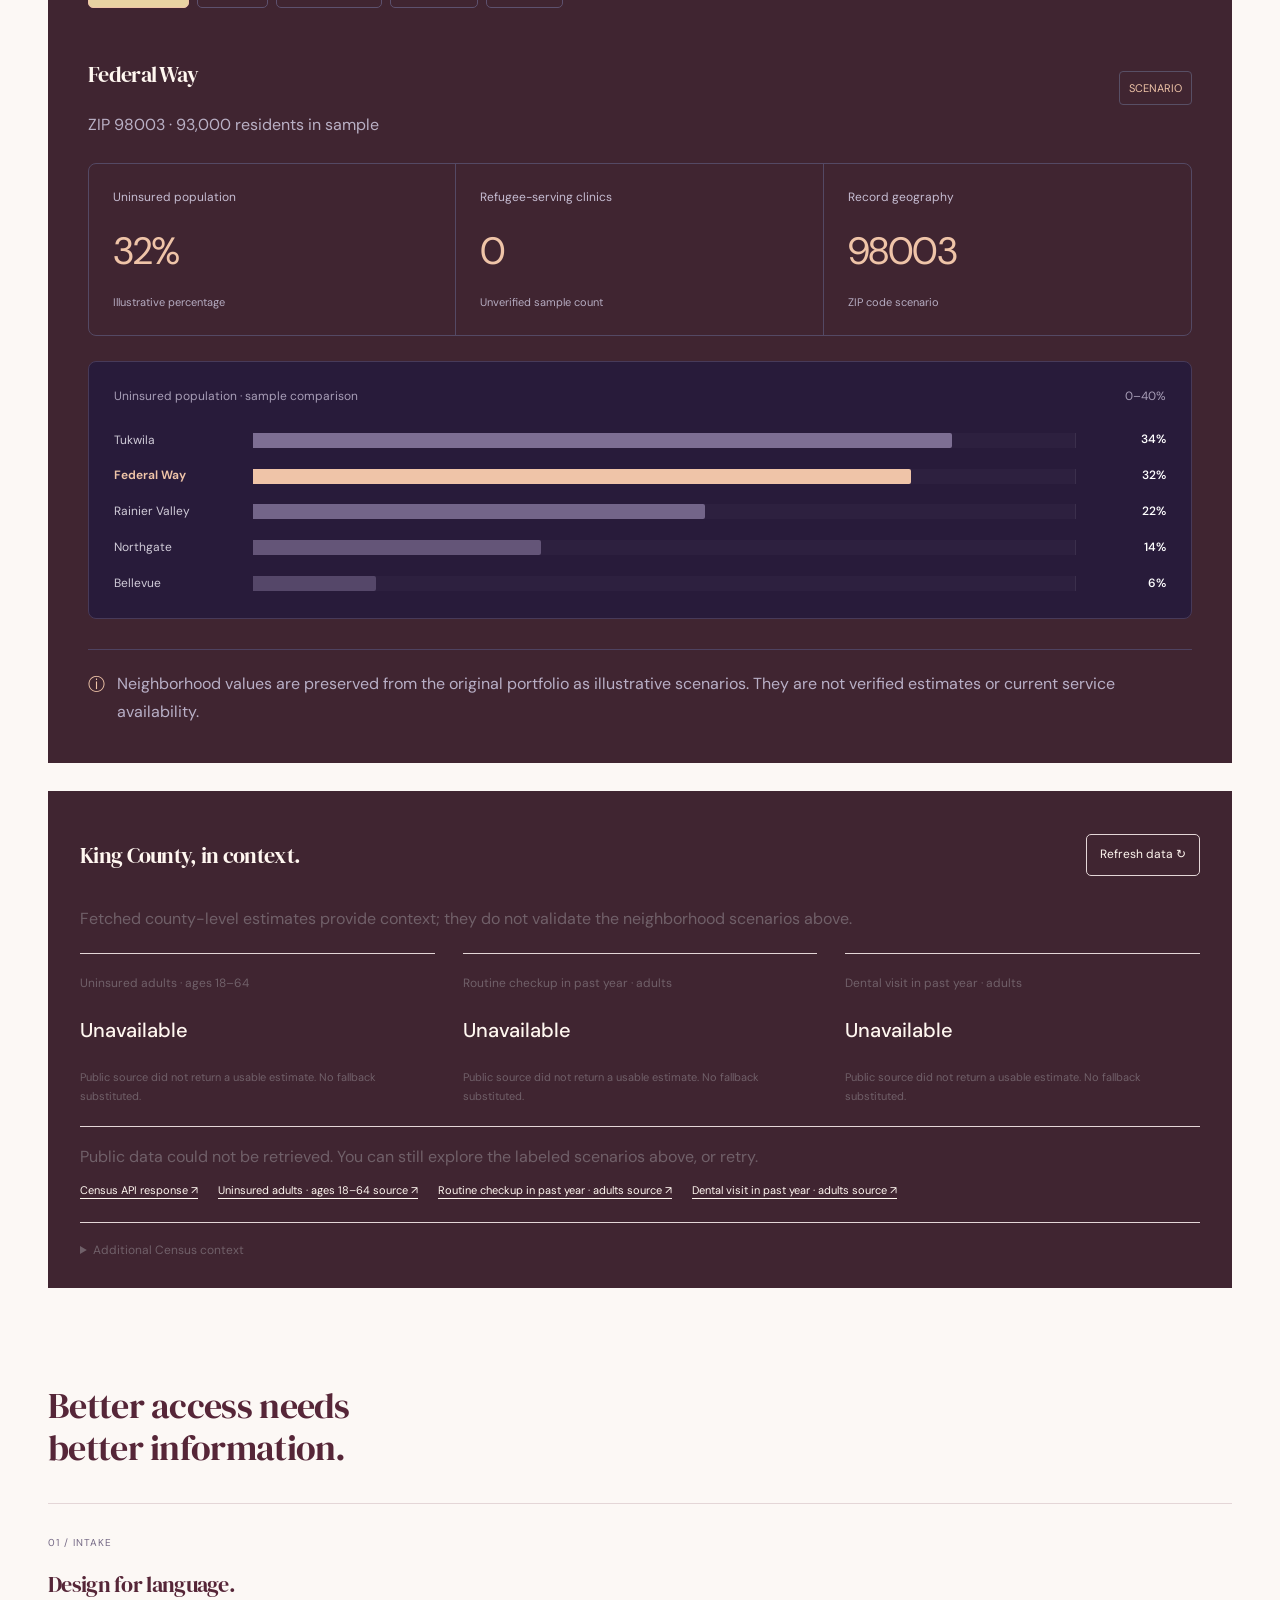
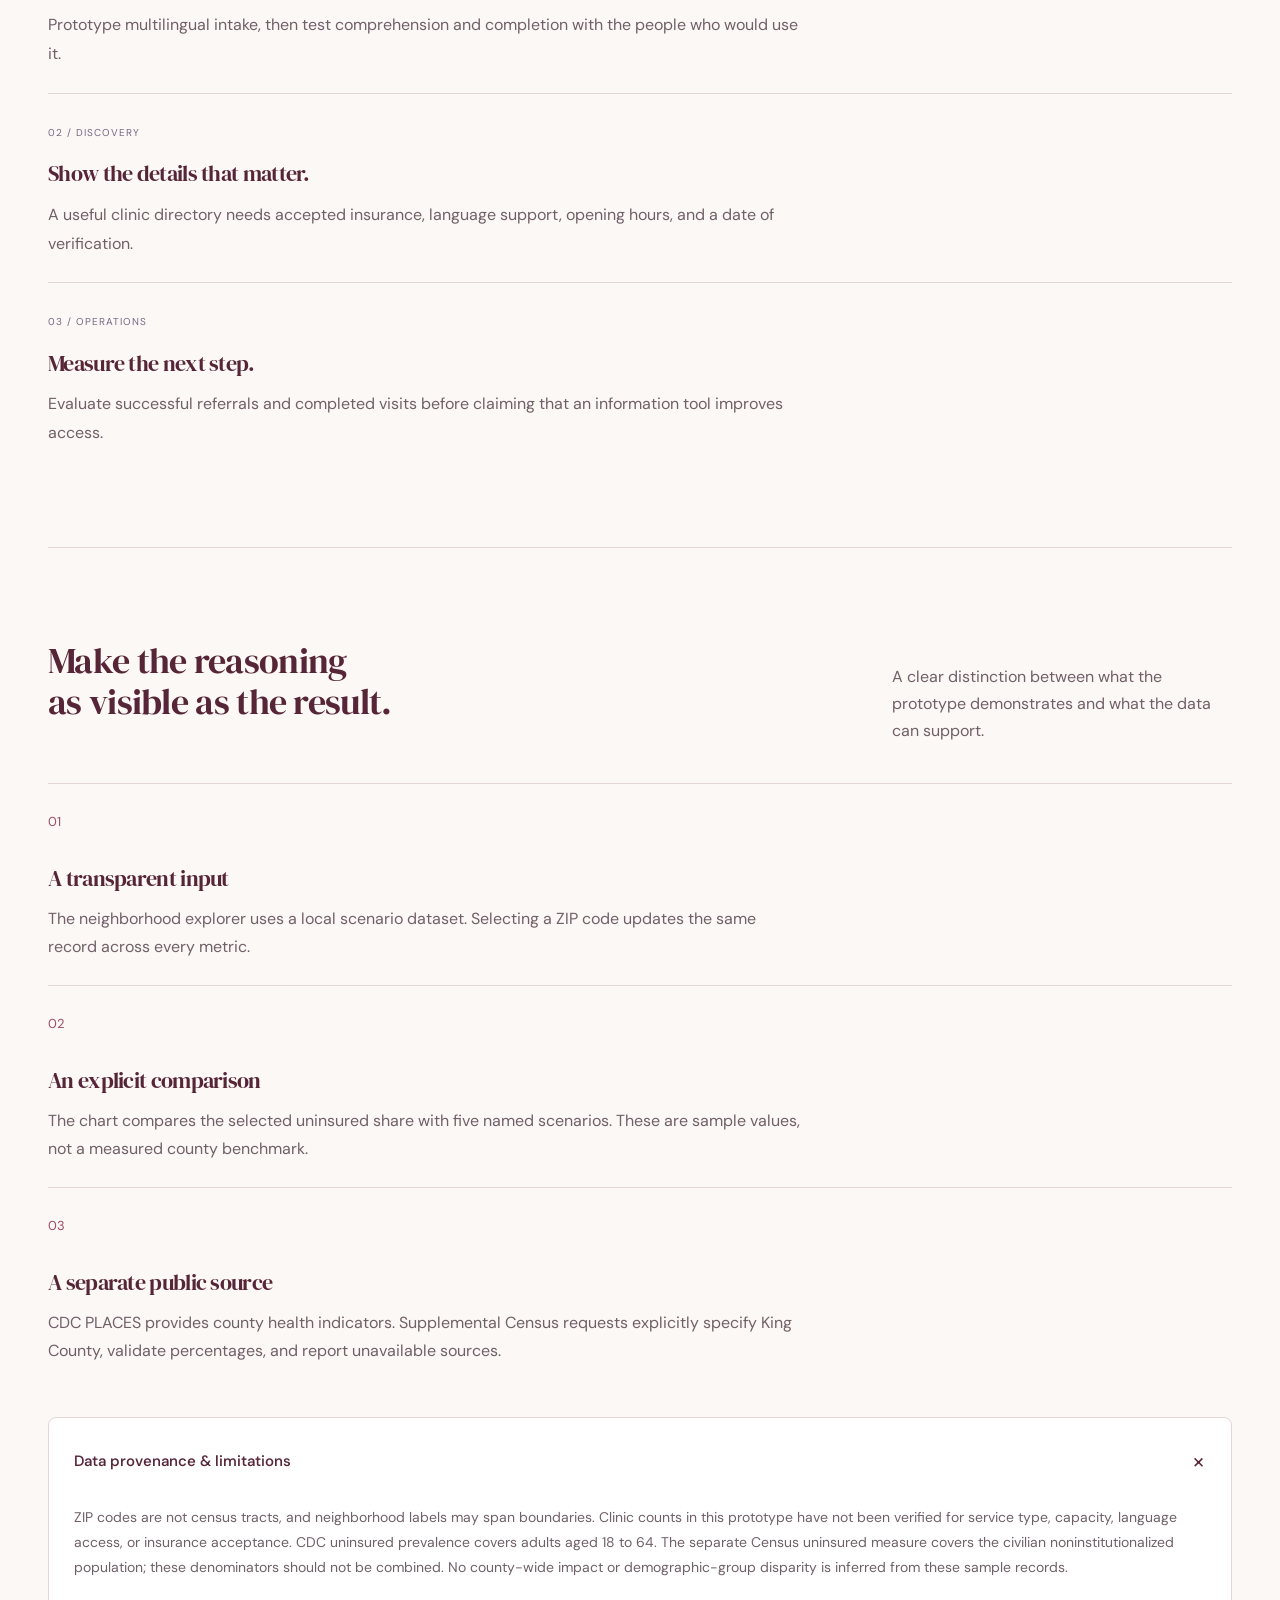
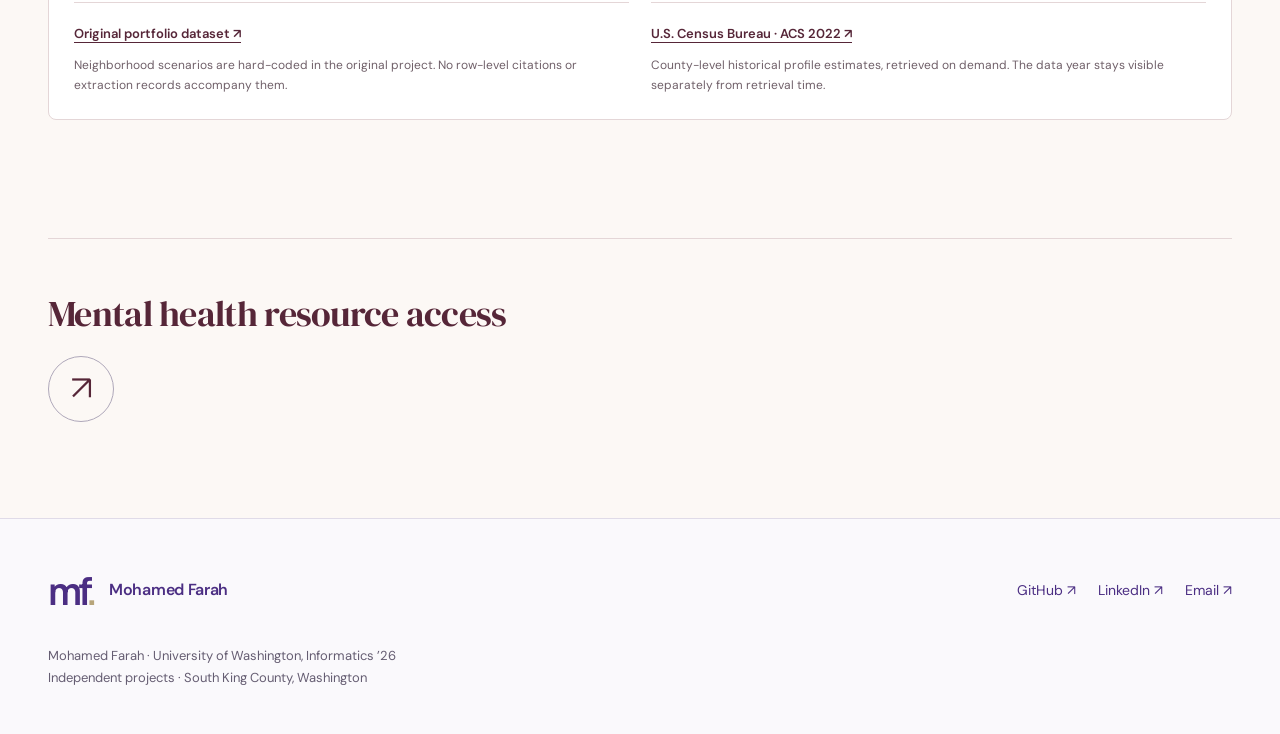
<file: project1.html>
<!doctype html><html lang="en"><head><meta charset="utf-8"><meta name="viewport" content="width=device-width, initial-scale=1"><title>The Healthcare Access Gap | Mohamed Farah</title><meta name="description" content="Mohamed Farah’s portfolio: local questions, public data, and useful digital products."><link rel="icon" href="favicon.svg"><link rel="stylesheet" href="shared.css?v=20260914-evidence"><link rel="stylesheet" href="portfolio.css?v=20260914-evidence"><script src="data.js?v=20260914-evidence" defer></script><script src="app.js?v=20260914-evidence" defer></script><link rel="stylesheet" href="project-themes.css?v=20260914-evidence"><script src="navigation.js?v=20260914-evidence" defer></script><link rel="stylesheet" href="layout.css?v=20260914-evidence"><link rel="stylesheet" href="case-studies.css?v=20260914-evidence"></head><body class="project-health"><a class="skip" href="#main">Skip to content</a><header><a class="brand" href="index.html?v=20260914-evidence"><b>mf<span>.</span></b><span>Mohamed Farah<small>PRODUCT · DATA · COMMUNITY</small></span></a><nav aria-label="Main navigation"><a data-nav="work" aria-current="page" href="index.html?v=20260914-evidence#work">Work</a><a data-nav="about" href="about.html?v=20260914-evidence">About</a><a href="mailto:mofar206@gmail.com">Let’s connect ↗</a></nav></header><main id="main" class="health-case"><div class="case-container"><div class="breadcrumb"><a href="health.html?v=20260914-evidence#work">← Health, in context</a><span>HEALTH EXPLORATION / 01</span></div><section class="case-hero"><h1>The distance between<br><em>coverage and care.</em></h1><p>An interactive investigation into how insurance coverage and clinic access can shape the experience of seeking care.</p><div class="tags"><span>JavaScript</span><span>Census API</span><span>ZIP code exploration</span><span>Information design</span></div><div class="case-meta"><div><span>BUILT BY</span><strong>Mohamed Farah</strong></div><div><span>CONTEXT</span><strong>Independent portfolio project</strong></div><div><span>FOCUS</span><strong>King County, Washington</strong></div><a href="https://github.com/mofar206/mfPortfolio206/blob/b8cee6183288813f5af19f90b4ce088ed26a0b73/project1.html?v=20260914-evidence" target="_blank" rel="noopener noreferrer">Original project source ↗</a></div></section><nav class="case-nav" aria-label="Case study sections"><a href="#overview">01 <span>Overview</span></a><a href="#explore">02 <span>Explore the data</span></a><a href="#method">03 <span>Method & sources</span></a></nav></div><div class="case-container"><section id="overview" class="overview"><div><h2>How can information<br>make access gaps visible?</h2></div><div><p>A ZIP code can be a useful entry point into a much more complex system. This prototype brings neighborhood context, insurance coverage, and clinic counts into one view, demonstrating how a public-facing information tool could support further investigation.</p><div class="capability-list"><div><span>01</span><p>Look up a neighborhood scenario by ZIP code.</p></div><div><span>02</span><p>Compare an uninsured share with the range in the sample.</p></div><div><span>03</span><p>Keep verified county context separate from prototype inputs.</p></div></div></div></section><section id="explore" class="explorer health-explorer"><div class="tool-heading"><div><h2>Start with a ZIP code.</h2></div></div><p class="tool-description">Choose a neighborhood or enter a ZIP code to explore the original portfolio’s sample coverage and clinic data.</p><form id="zip-form" class="zip-form"><label for="zip-input">King County ZIP code</label><div><input id="zip-input" name="zip" inputmode="numeric" pattern="[0-9]{5}" maxlength="5" required value="98003" autocomplete="postal-code" aria-describedby="zip-help"><button class="button lime" type="submit">Explore <span>↗</span></button></div><p id="zip-help">Five digits. Only ZIP codes included in this prototype are available.</p></form><div class="chip-row" aria-label="Example neighborhoods"><button type="button" data-zip="98003" aria-pressed="true" class="active">Federal Way<span>98003</span></button><button type="button" data-zip="98188" aria-pressed="false" class="">Tukwila<span>98188</span></button><button type="button" data-zip="98118" aria-pressed="false" class="">Rainier Valley<span>98118</span></button><button type="button" data-zip="98125" aria-pressed="false" class="">Northgate<span>98125</span></button><button type="button" data-zip="98004" aria-pressed="false" class="">Bellevue<span>98004</span></button></div><div id="zip-result" aria-live="polite"></div><p class="data-note"><span aria-hidden="true">ⓘ</span> Neighborhood values are preserved from the original portfolio as illustrative scenarios. They are not verified estimates or current service availability.</p></section><section class="context-panel" data-context="health"><div class="context-header"><div><h3>King County, in context.</h3></div><button type="button" class="refresh-data">Refresh data ↻</button></div><p class="context-intro">Fetched county-level estimates provide context; they do not validate the neighborhood scenarios above.</p><div class="context-grid" aria-live="polite"></div><p class="fetch-status" role="status">Connecting to public data sources…</p><div class="context-source-links"></div><details class="census-supplement"><summary>Additional Census context</summary><div class="census-content"><p>Connecting to the Census Bureau…</p></div></details></section><section class="implications"><h2>Better access needs<br>better information.</h2><div class="insight-grid"><article><span>01 / INTAKE</span><h3>Design for language.</h3><p>Prototype multilingual intake, then test comprehension and completion with the people who would use it.</p></article><article><span>02 / DISCOVERY</span><h3>Show the details that matter.</h3><p>A useful clinic directory needs accepted insurance, language support, opening hours, and a date of verification.</p></article><article><span>03 / OPERATIONS</span><h3>Measure the next step.</h3><p>Evaluate successful referrals and completed visits before claiming that an information tool improves access.</p></article></div></section><section id="method" class="method-section"><div class="section-heading"><div><h2>Make the reasoning<br>as visible as the result.</h2></div><p>A clear distinction between what the prototype demonstrates and what the data can support.</p></div><div class="method-grid"><article><span class="method-number">01</span><h3>A transparent input</h3><p>The neighborhood explorer uses a local scenario dataset. Selecting a ZIP code updates the same record across every metric.</p></article><article><span class="method-number">02</span><h3>An explicit comparison</h3><p>The chart compares the selected uninsured share with five named scenarios. These are sample values, not a measured county benchmark.</p></article><article><span class="method-number">03</span><h3>A separate public source</h3><p>CDC PLACES provides county health indicators. Supplemental Census requests explicitly specify King County, validate percentages, and report unavailable sources.</p></article></div><details class="source-details" open><summary>Data provenance & limitations <span aria-hidden="true">+</span></summary><div><p>ZIP codes are not census tracts, and neighborhood labels may span boundaries. Clinic counts in this prototype have not been verified for service type, capacity, language access, or insurance acceptance. CDC uninsured prevalence covers adults aged 18 to 64. The separate Census uninsured measure covers the civilian noninstitutionalized population; these denominators should not be combined. No county-wide impact or demographic-group disparity is inferred from these sample records.</p><ul><li><a href="https://github.com/mofar206/mfPortfolio206/tree/b8cee6183288813f5af19f90b4ce088ed26a0b73" target="_blank" rel="noopener noreferrer">Original portfolio dataset ↗</a><p>Neighborhood scenarios are hard-coded in the original project. No row-level citations or extraction records accompany them.</p></li><li><a href="https://api.census.gov/data/2022/acs/acs1/profile.html?v=20260914-evidence" target="_blank" rel="noopener noreferrer">U.S. Census Bureau · ACS 2022 ↗</a><p>County-level historical profile estimates, retrieved on demand. The data year stays visible separately from retrieval time.</p></li></ul></div></details></section><a class="next-case" href="project2.html?v=20260914-evidence"><div><h2>Mental health resource access</h2></div><span aria-hidden="true">↗</span></a></div></main><footer><a class="brand" href="index.html?v=20260914-evidence"><b>mf<span>.</span></b><span>Mohamed Farah</span></a><div><a href="https://github.com/mofar206/mfPortfolio206">GitHub ↗</a><a href="https://linkedin.com/in/mofar206">LinkedIn ↗</a><a href="mailto:mofar206@gmail.com">Email ↗</a></div><p>Mohamed Farah · University of Washington, Informatics ’26<br>Independent projects · South King County, Washington</p></footer></body></html>
</file>
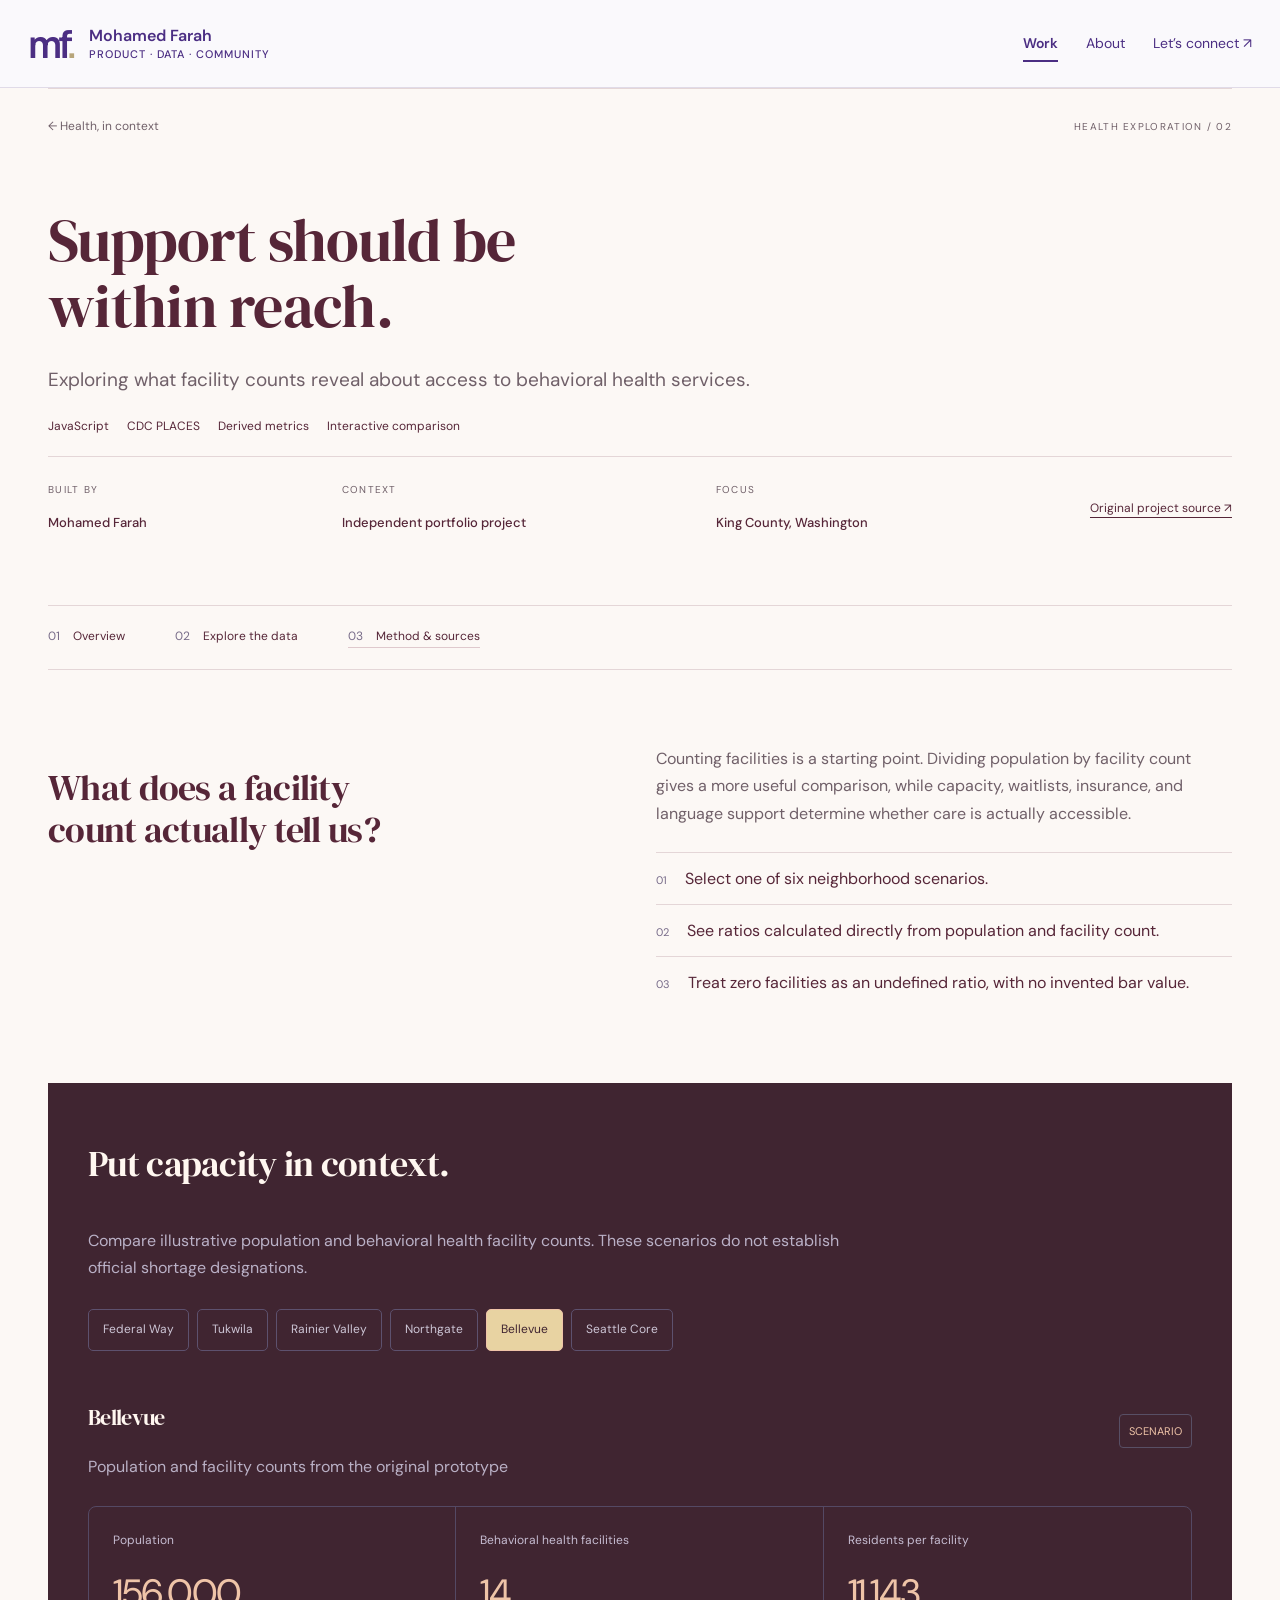
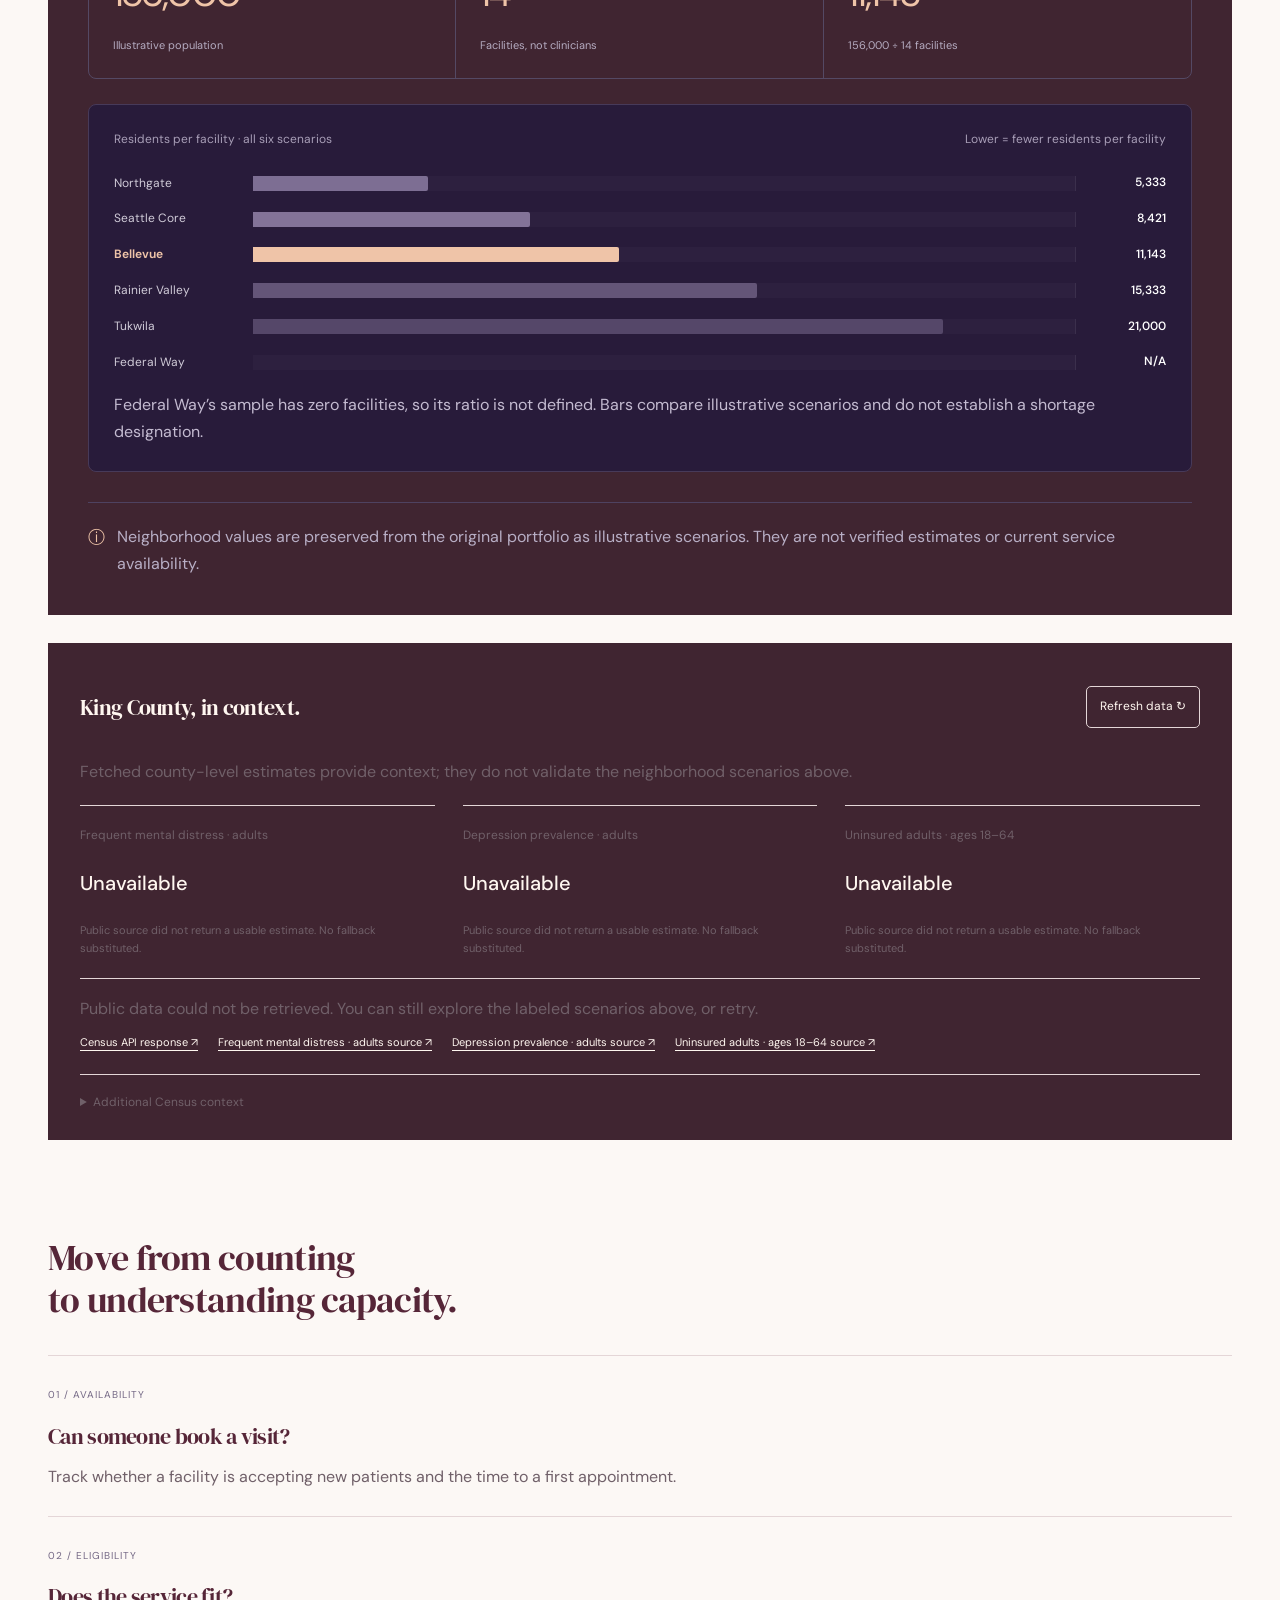
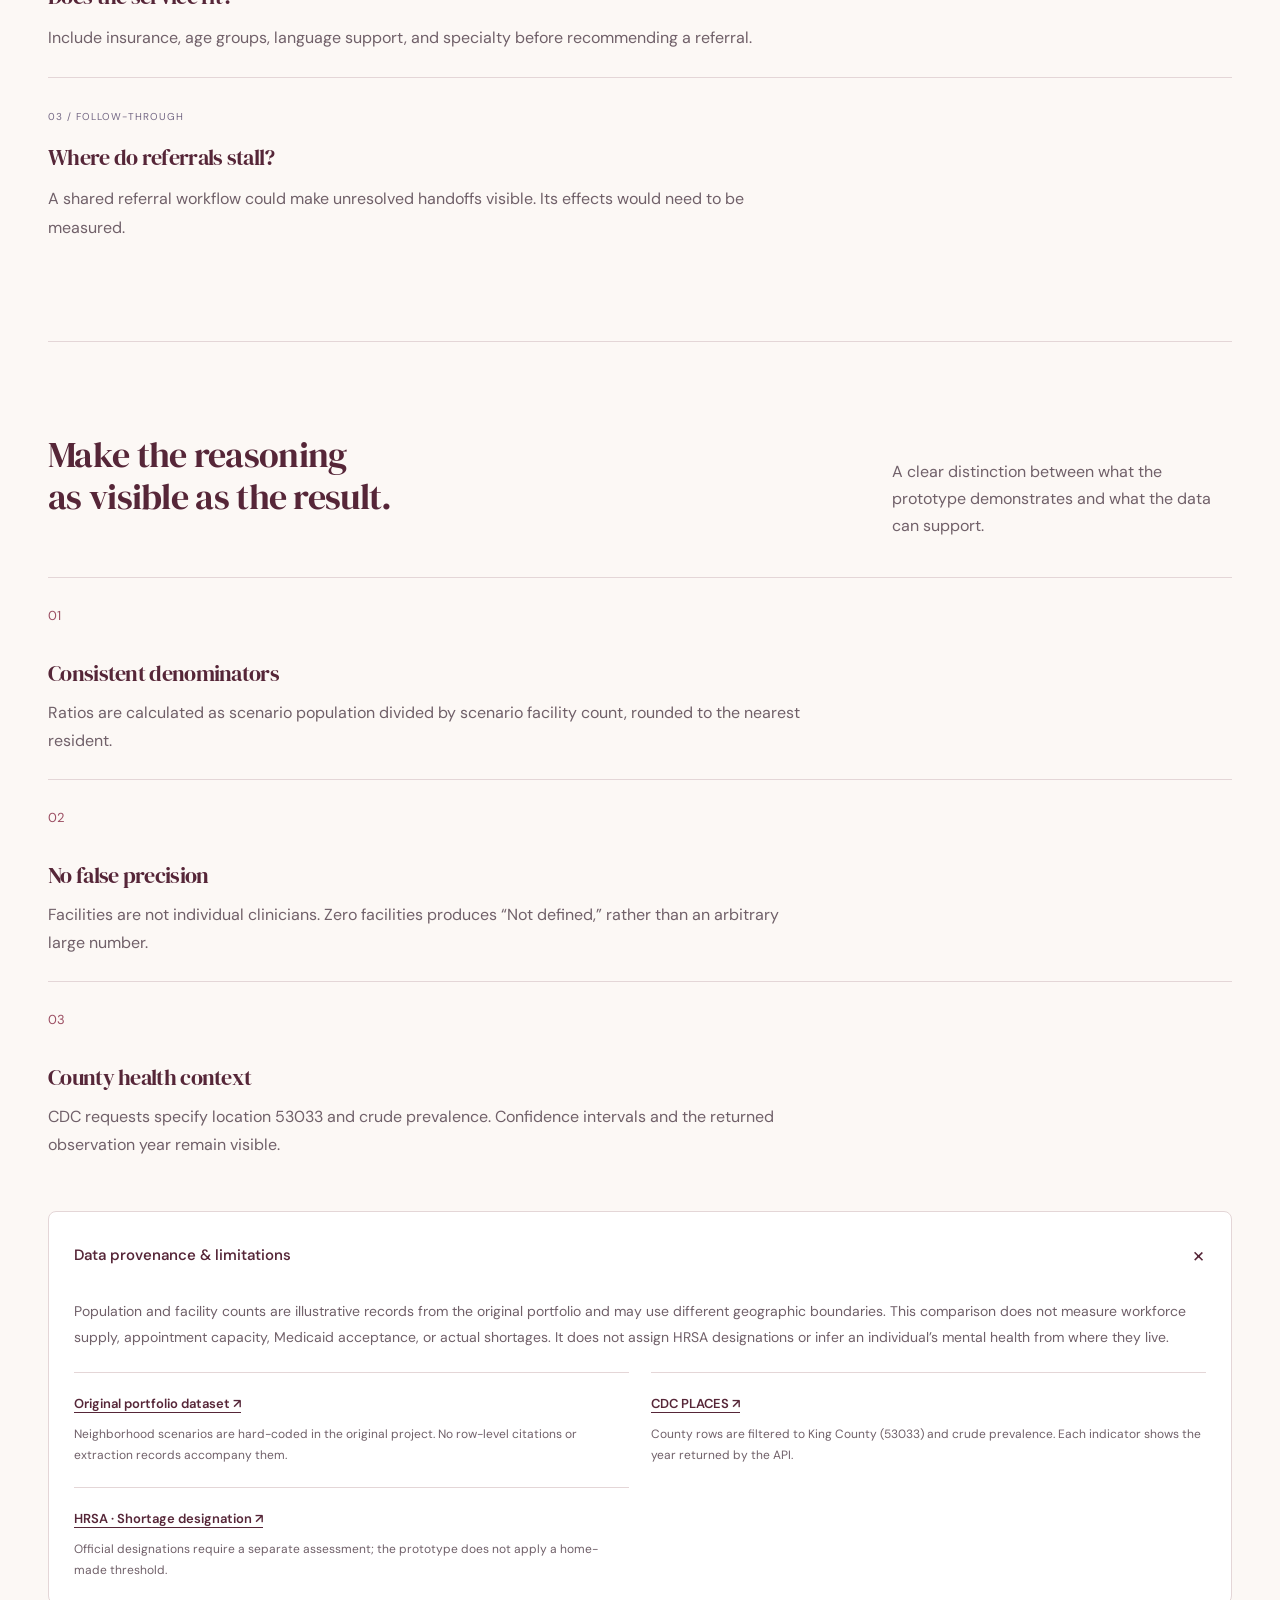
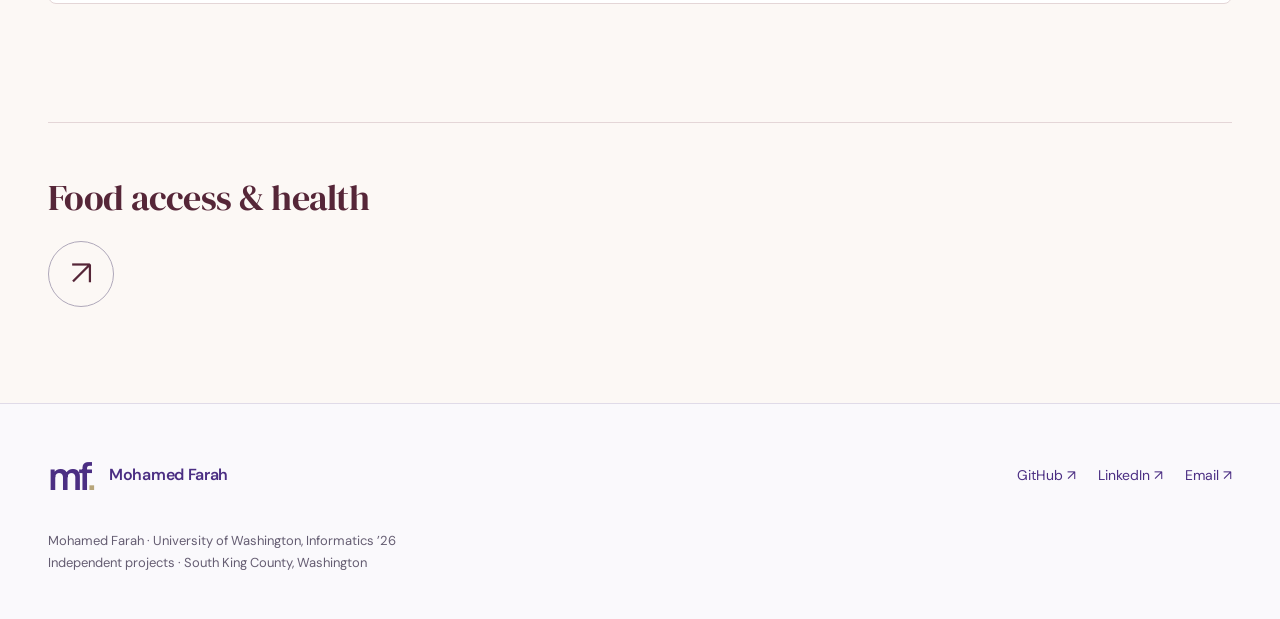
<file: project2.html>
<!doctype html><html lang="en"><head><meta charset="utf-8"><meta name="viewport" content="width=device-width, initial-scale=1"><title>Mental Health Resource Access | Mohamed Farah</title><meta name="description" content="Mohamed Farah’s portfolio: local questions, public data, and useful digital products."><link rel="icon" href="favicon.svg"><link rel="stylesheet" href="shared.css?v=20260914-evidence"><link rel="stylesheet" href="portfolio.css?v=20260914-evidence"><script src="data.js?v=20260914-evidence" defer></script><script src="app.js?v=20260914-evidence" defer></script><link rel="stylesheet" href="project-themes.css?v=20260914-evidence"><script src="navigation.js?v=20260914-evidence" defer></script><link rel="stylesheet" href="layout.css?v=20260914-evidence"><link rel="stylesheet" href="case-studies.css?v=20260914-evidence"></head><body class="project-health"><a class="skip" href="#main">Skip to content</a><header><a class="brand" href="index.html?v=20260914-evidence"><b>mf<span>.</span></b><span>Mohamed Farah<small>PRODUCT · DATA · COMMUNITY</small></span></a><nav aria-label="Main navigation"><a data-nav="work" aria-current="page" href="index.html?v=20260914-evidence#work">Work</a><a data-nav="about" href="about.html?v=20260914-evidence">About</a><a href="mailto:mofar206@gmail.com">Let’s connect ↗</a></nav></header><main id="main" class="health-case"><div class="case-container"><div class="breadcrumb"><a href="health.html?v=20260914-evidence#work">← Health, in context</a><span>HEALTH EXPLORATION / 02</span></div><section class="case-hero"><h1>Support should be<br><em>within reach.</em></h1><p>Exploring what facility counts reveal about access to behavioral health services.</p><div class="tags"><span>JavaScript</span><span>CDC PLACES</span><span>Derived metrics</span><span>Interactive comparison</span></div><div class="case-meta"><div><span>BUILT BY</span><strong>Mohamed Farah</strong></div><div><span>CONTEXT</span><strong>Independent portfolio project</strong></div><div><span>FOCUS</span><strong>King County, Washington</strong></div><a href="https://github.com/mofar206/mfPortfolio206/blob/b8cee6183288813f5af19f90b4ce088ed26a0b73/project2.html?v=20260914-evidence" target="_blank" rel="noopener noreferrer">Original project source ↗</a></div></section><nav class="case-nav" aria-label="Case study sections"><a href="#overview">01 <span>Overview</span></a><a href="#explore">02 <span>Explore the data</span></a><a href="#method">03 <span>Method & sources</span></a></nav></div><div class="case-container"><section id="overview" class="overview"><div><h2>What does a facility<br>count actually tell us?</h2></div><div><p>Counting facilities is a starting point. Dividing population by facility count gives a more useful comparison, while capacity, waitlists, insurance, and language support determine whether care is actually accessible.</p><div class="capability-list"><div><span>01</span><p>Select one of six neighborhood scenarios.</p></div><div><span>02</span><p>See ratios calculated directly from population and facility count.</p></div><div><span>03</span><p>Treat zero facilities as an undefined ratio, with no invented bar value.</p></div></div></div></section><section id="explore" class="explorer mental-explorer"><div class="tool-heading"><div><h2>Put capacity in context.</h2></div></div><p class="tool-description">Compare illustrative population and behavioral health facility counts. These scenarios do not establish official shortage designations.</p><div class="chip-row" aria-label="Select neighborhood"><button type="button" data-area="federal-way" aria-pressed="false" class="">Federal Way</button><button type="button" data-area="tukwila" aria-pressed="false" class="">Tukwila</button><button type="button" data-area="rainier" aria-pressed="false" class="">Rainier Valley</button><button type="button" data-area="northgate" aria-pressed="false" class="">Northgate</button><button type="button" data-area="bellevue" aria-pressed="true" class="active">Bellevue</button><button type="button" data-area="seattle" aria-pressed="false" class="">Seattle Core</button></div><div id="provider-result" aria-live="polite"></div><div class="tool-chart"><div class="chart-heading"><span>Residents per facility · all six scenarios</span><span>Lower = fewer residents per facility</span></div><div id="provider-chart"></div></div><p class="data-note"><span aria-hidden="true">ⓘ</span> Neighborhood values are preserved from the original portfolio as illustrative scenarios. They are not verified estimates or current service availability.</p></section><section class="context-panel" data-context="mental"><div class="context-header"><div><h3>King County, in context.</h3></div><button type="button" class="refresh-data">Refresh data ↻</button></div><p class="context-intro">Fetched county-level estimates provide context; they do not validate the neighborhood scenarios above.</p><div class="context-grid" aria-live="polite"></div><p class="fetch-status" role="status">Connecting to public data sources…</p><div class="context-source-links"></div><details class="census-supplement"><summary>Additional Census context</summary><div class="census-content"><p>Connecting to the Census Bureau…</p></div></details></section><section class="implications"><h2>Move from counting<br>to understanding capacity.</h2><div class="insight-grid"><article><span>01 / AVAILABILITY</span><h3>Can someone book a visit?</h3><p>Track whether a facility is accepting new patients and the time to a first appointment.</p></article><article><span>02 / ELIGIBILITY</span><h3>Does the service fit?</h3><p>Include insurance, age groups, language support, and specialty before recommending a referral.</p></article><article><span>03 / FOLLOW-THROUGH</span><h3>Where do referrals stall?</h3><p>A shared referral workflow could make unresolved handoffs visible. Its effects would need to be measured.</p></article></div></section><section id="method" class="method-section"><div class="section-heading"><div><h2>Make the reasoning<br>as visible as the result.</h2></div><p>A clear distinction between what the prototype demonstrates and what the data can support.</p></div><div class="method-grid"><article><span class="method-number">01</span><h3>Consistent denominators</h3><p>Ratios are calculated as scenario population divided by scenario facility count, rounded to the nearest resident.</p></article><article><span class="method-number">02</span><h3>No false precision</h3><p>Facilities are not individual clinicians. Zero facilities produces “Not defined,” rather than an arbitrary large number.</p></article><article><span class="method-number">03</span><h3>County health context</h3><p>CDC requests specify location 53033 and crude prevalence. Confidence intervals and the returned observation year remain visible.</p></article></div><details class="source-details" open><summary>Data provenance & limitations <span aria-hidden="true">+</span></summary><div><p>Population and facility counts are illustrative records from the original portfolio and may use different geographic boundaries. This comparison does not measure workforce supply, appointment capacity, Medicaid acceptance, or actual shortages. It does not assign HRSA designations or infer an individual’s mental health from where they live.</p><ul><li><a href="https://github.com/mofar206/mfPortfolio206/tree/b8cee6183288813f5af19f90b4ce088ed26a0b73" target="_blank" rel="noopener noreferrer">Original portfolio dataset ↗</a><p>Neighborhood scenarios are hard-coded in the original project. No row-level citations or extraction records accompany them.</p></li><li><a href="https://data.cdc.gov/resource/swc5-untb.json?locationid=53033&datavaluetypeid=CrdPrv" target="_blank" rel="noopener noreferrer">CDC PLACES ↗</a><p>County rows are filtered to King County (53033) and crude prevalence. Each indicator shows the year returned by the API.</p></li><li><a href="https://bhw.hrsa.gov/workforce-shortage-areas/shortage-designation" target="_blank" rel="noopener noreferrer">HRSA · Shortage designation ↗</a><p>Official designations require a separate assessment; the prototype does not apply a home-made threshold.</p></li></ul></div></details></section><a class="next-case" href="project3.html?v=20260914-evidence"><div><h2>Food access & health</h2></div><span aria-hidden="true">↗</span></a></div></main><footer><a class="brand" href="index.html?v=20260914-evidence"><b>mf<span>.</span></b><span>Mohamed Farah</span></a><div><a href="https://github.com/mofar206/mfPortfolio206">GitHub ↗</a><a href="https://linkedin.com/in/mofar206">LinkedIn ↗</a><a href="mailto:mofar206@gmail.com">Email ↗</a></div><p>Mohamed Farah · University of Washington, Informatics ’26<br>Independent projects · South King County, Washington</p></footer></body></html>
</file>
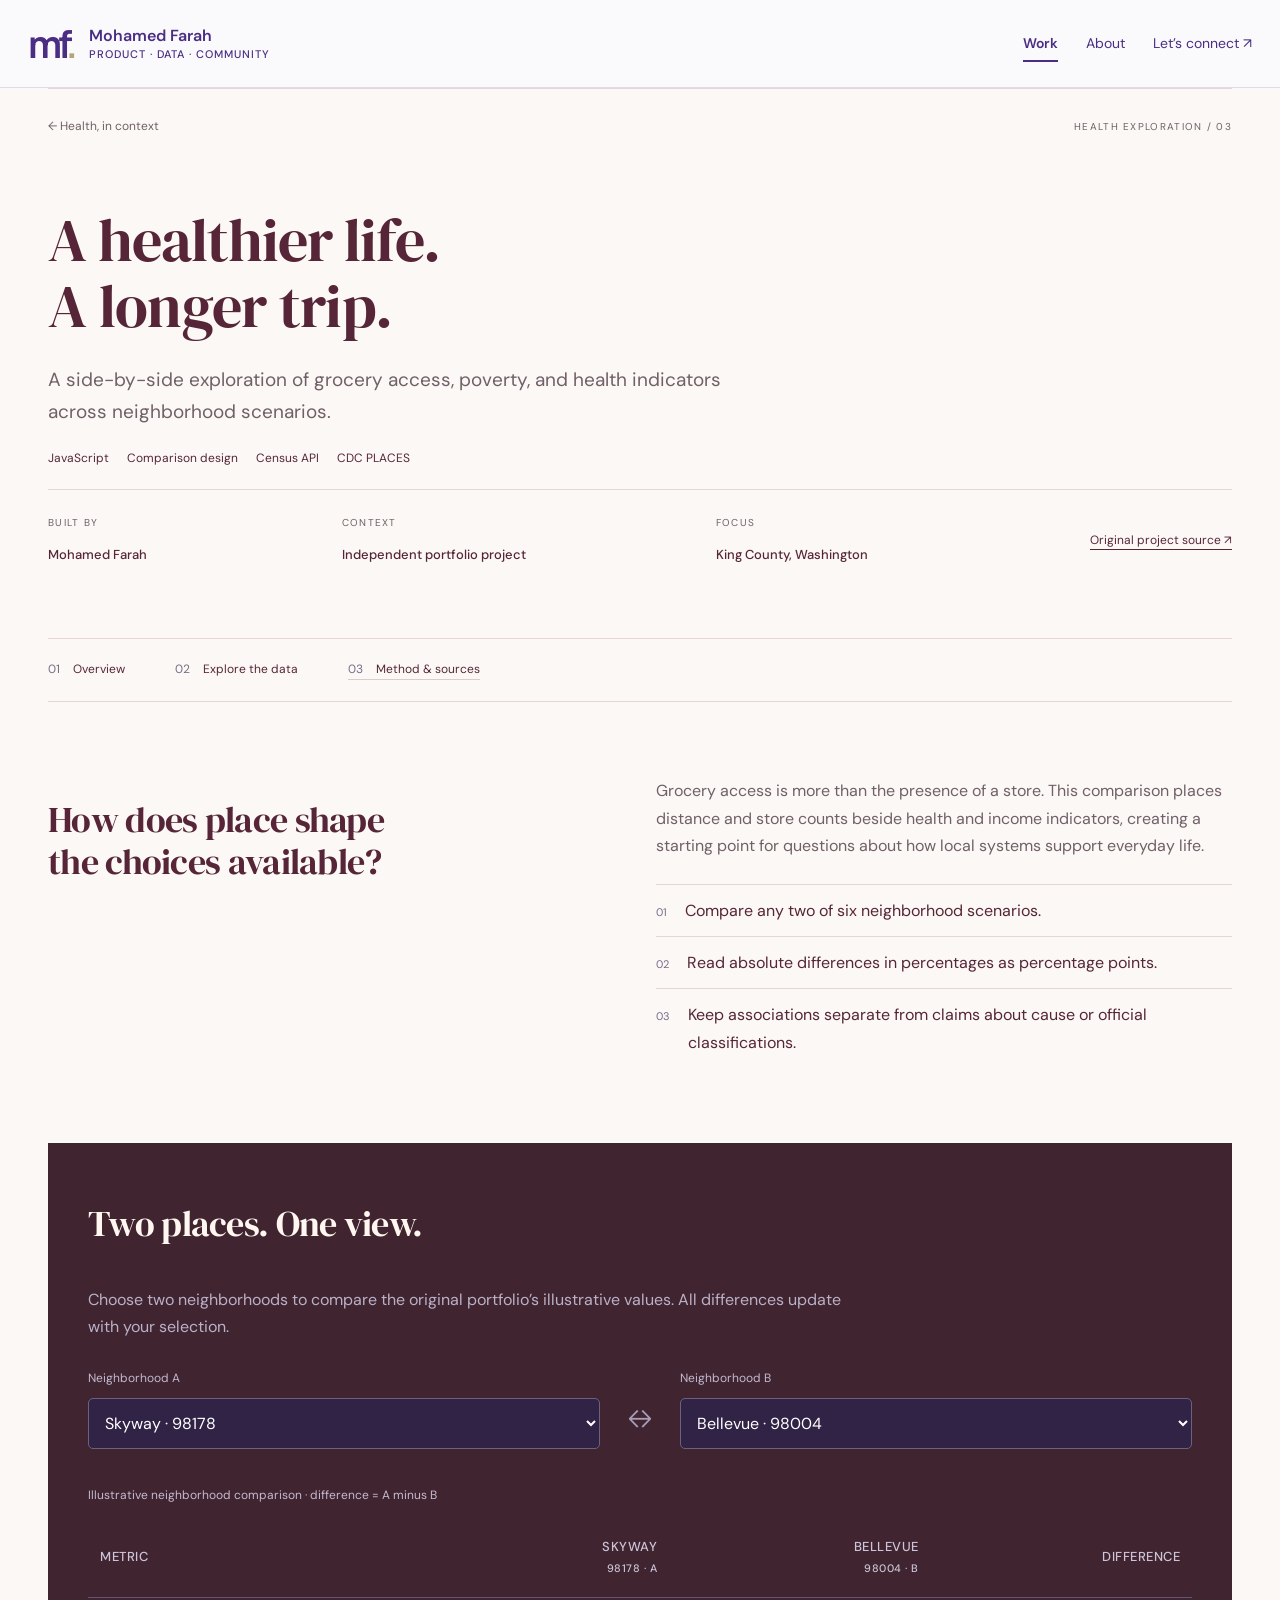
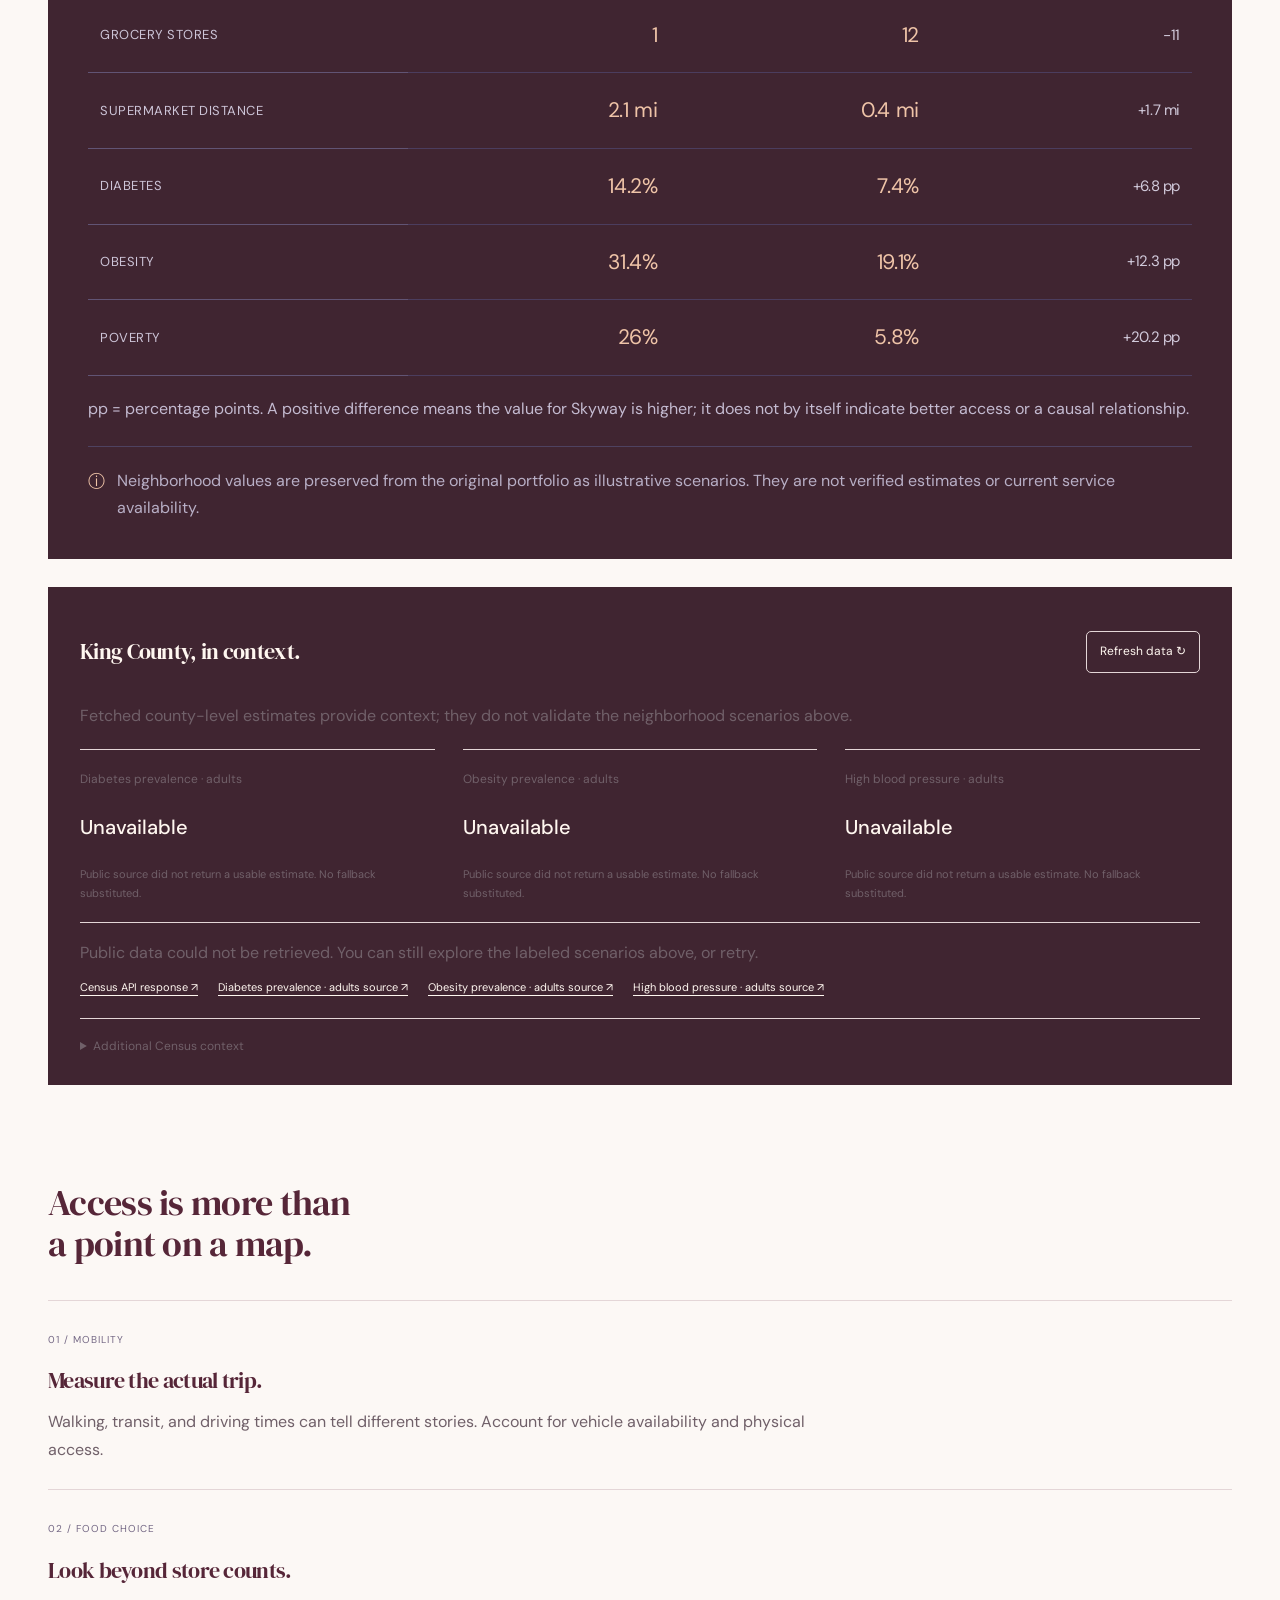
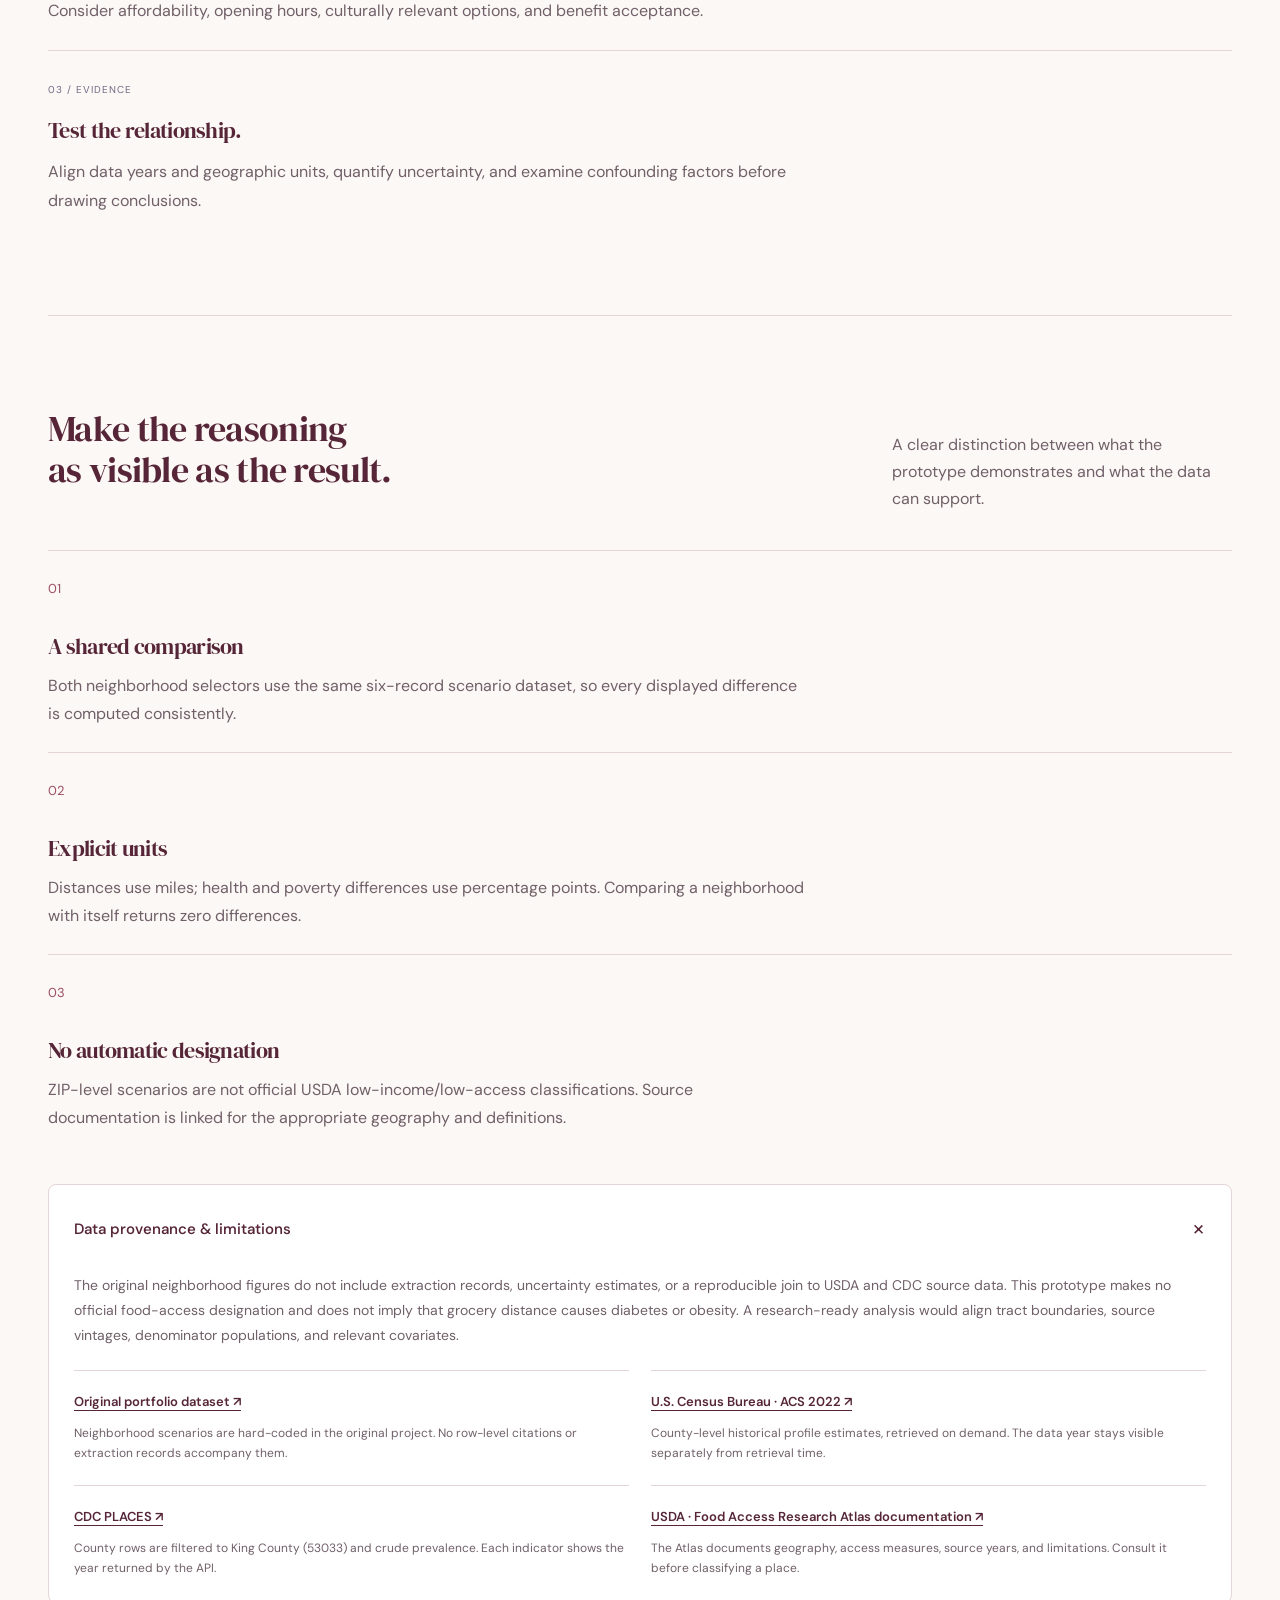
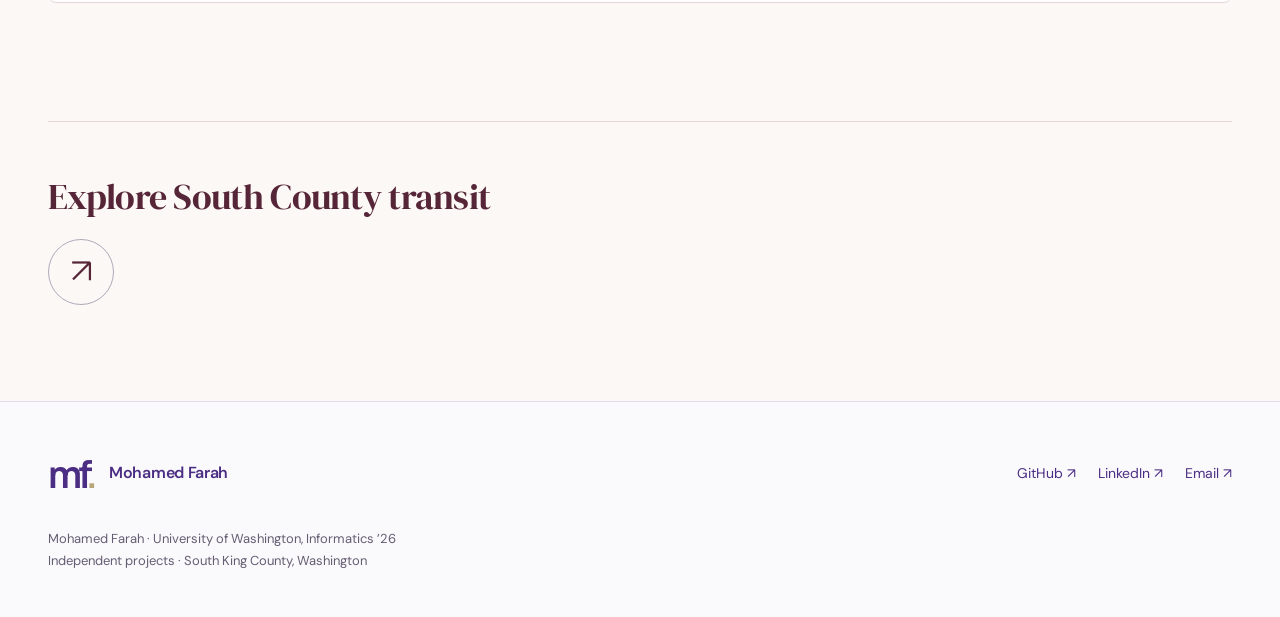
<file: project3.html>
<!doctype html><html lang="en"><head><meta charset="utf-8"><meta name="viewport" content="width=device-width, initial-scale=1"><title>Food Access & Health | Mohamed Farah</title><meta name="description" content="Mohamed Farah’s portfolio: local questions, public data, and useful digital products."><link rel="icon" href="favicon.svg"><link rel="stylesheet" href="shared.css?v=20260914-evidence"><link rel="stylesheet" href="portfolio.css?v=20260914-evidence"><script src="data.js?v=20260914-evidence" defer></script><script src="app.js?v=20260914-evidence" defer></script><link rel="stylesheet" href="project-themes.css?v=20260914-evidence"><script src="navigation.js?v=20260914-evidence" defer></script><link rel="stylesheet" href="layout.css?v=20260914-evidence"><link rel="stylesheet" href="case-studies.css?v=20260914-evidence"></head><body class="project-health"><a class="skip" href="#main">Skip to content</a><header><a class="brand" href="index.html?v=20260914-evidence"><b>mf<span>.</span></b><span>Mohamed Farah<small>PRODUCT · DATA · COMMUNITY</small></span></a><nav aria-label="Main navigation"><a data-nav="work" aria-current="page" href="index.html?v=20260914-evidence#work">Work</a><a data-nav="about" href="about.html?v=20260914-evidence">About</a><a href="mailto:mofar206@gmail.com">Let’s connect ↗</a></nav></header><main id="main" class="health-case"><div class="case-container"><div class="breadcrumb"><a href="health.html?v=20260914-evidence#work">← Health, in context</a><span>HEALTH EXPLORATION / 03</span></div><section class="case-hero"><h1>A healthier life.<br><em>A longer trip.</em></h1><p>A side-by-side exploration of grocery access, poverty, and health indicators across neighborhood scenarios.</p><div class="tags"><span>JavaScript</span><span>Comparison design</span><span>Census API</span><span>CDC PLACES</span></div><div class="case-meta"><div><span>BUILT BY</span><strong>Mohamed Farah</strong></div><div><span>CONTEXT</span><strong>Independent portfolio project</strong></div><div><span>FOCUS</span><strong>King County, Washington</strong></div><a href="https://github.com/mofar206/mfPortfolio206/blob/b8cee6183288813f5af19f90b4ce088ed26a0b73/project3.html?v=20260914-evidence" target="_blank" rel="noopener noreferrer">Original project source ↗</a></div></section><nav class="case-nav" aria-label="Case study sections"><a href="#overview">01 <span>Overview</span></a><a href="#explore">02 <span>Explore the data</span></a><a href="#method">03 <span>Method & sources</span></a></nav></div><div class="case-container"><section id="overview" class="overview"><div><h2>How does place shape<br>the choices available?</h2></div><div><p>Grocery access is more than the presence of a store. This comparison places distance and store counts beside health and income indicators, creating a starting point for questions about how local systems support everyday life.</p><div class="capability-list"><div><span>01</span><p>Compare any two of six neighborhood scenarios.</p></div><div><span>02</span><p>Read absolute differences in percentages as percentage points.</p></div><div><span>03</span><p>Keep associations separate from claims about cause or official classifications.</p></div></div></div></section><section id="explore" class="explorer food-explorer"><div class="tool-heading"><div><h2>Two places. One view.</h2></div></div><p class="tool-description">Choose two neighborhoods to compare the original portfolio’s illustrative values. All differences update with your selection.</p><div class="compare-selects"><div><label for="left-area">Neighborhood A</label><select id="left-area"></select></div><span aria-hidden="true">↔</span><div><label for="right-area">Neighborhood B</label><select id="right-area"></select></div></div><div id="food-result" aria-live="polite"></div><p class="data-note"><span aria-hidden="true">ⓘ</span> Neighborhood values are preserved from the original portfolio as illustrative scenarios. They are not verified estimates or current service availability.</p></section><section class="context-panel" data-context="food"><div class="context-header"><div><h3>King County, in context.</h3></div><button type="button" class="refresh-data">Refresh data ↻</button></div><p class="context-intro">Fetched county-level estimates provide context; they do not validate the neighborhood scenarios above.</p><div class="context-grid" aria-live="polite"></div><p class="fetch-status" role="status">Connecting to public data sources…</p><div class="context-source-links"></div><details class="census-supplement"><summary>Additional Census context</summary><div class="census-content"><p>Connecting to the Census Bureau…</p></div></details></section><section class="implications"><h2>Access is more than<br>a point on a map.</h2><div class="insight-grid"><article><span>01 / MOBILITY</span><h3>Measure the actual trip.</h3><p>Walking, transit, and driving times can tell different stories. Account for vehicle availability and physical access.</p></article><article><span>02 / FOOD CHOICE</span><h3>Look beyond store counts.</h3><p>Consider affordability, opening hours, culturally relevant options, and benefit acceptance.</p></article><article><span>03 / EVIDENCE</span><h3>Test the relationship.</h3><p>Align data years and geographic units, quantify uncertainty, and examine confounding factors before drawing conclusions.</p></article></div></section><section id="method" class="method-section"><div class="section-heading"><div><h2>Make the reasoning<br>as visible as the result.</h2></div><p>A clear distinction between what the prototype demonstrates and what the data can support.</p></div><div class="method-grid"><article><span class="method-number">01</span><h3>A shared comparison</h3><p>Both neighborhood selectors use the same six-record scenario dataset, so every displayed difference is computed consistently.</p></article><article><span class="method-number">02</span><h3>Explicit units</h3><p>Distances use miles; health and poverty differences use percentage points. Comparing a neighborhood with itself returns zero differences.</p></article><article><span class="method-number">03</span><h3>No automatic designation</h3><p>ZIP-level scenarios are not official USDA low-income/low-access classifications. Source documentation is linked for the appropriate geography and definitions.</p></article></div><details class="source-details" open><summary>Data provenance & limitations <span aria-hidden="true">+</span></summary><div><p>The original neighborhood figures do not include extraction records, uncertainty estimates, or a reproducible join to USDA and CDC source data. This prototype makes no official food-access designation and does not imply that grocery distance causes diabetes or obesity. A research-ready analysis would align tract boundaries, source vintages, denominator populations, and relevant covariates.</p><ul><li><a href="https://github.com/mofar206/mfPortfolio206/tree/b8cee6183288813f5af19f90b4ce088ed26a0b73" target="_blank" rel="noopener noreferrer">Original portfolio dataset ↗</a><p>Neighborhood scenarios are hard-coded in the original project. No row-level citations or extraction records accompany them.</p></li><li><a href="https://api.census.gov/data/2022/acs/acs1/profile.html?v=20260914-evidence" target="_blank" rel="noopener noreferrer">U.S. Census Bureau · ACS 2022 ↗</a><p>County-level historical profile estimates, retrieved on demand. The data year stays visible separately from retrieval time.</p></li><li><a href="https://data.cdc.gov/resource/swc5-untb.json?locationid=53033&datavaluetypeid=CrdPrv" target="_blank" rel="noopener noreferrer">CDC PLACES ↗</a><p>County rows are filtered to King County (53033) and crude prevalence. Each indicator shows the year returned by the API.</p></li><li><a href="https://www.ers.usda.gov/data-products/food-access-research-atlas/documentation" target="_blank" rel="noopener noreferrer">USDA · Food Access Research Atlas documentation ↗</a><p>The Atlas documents geography, access measures, source years, and limitations. Consult it before classifying a place.</p></li></ul></div></details></section><a class="next-case" href="transit.html?v=20260914-evidence"><div><h2>Explore South County transit</h2></div><span aria-hidden="true">↗</span></a></div></main><footer><a class="brand" href="index.html?v=20260914-evidence"><b>mf<span>.</span></b><span>Mohamed Farah</span></a><div><a href="https://github.com/mofar206/mfPortfolio206">GitHub ↗</a><a href="https://linkedin.com/in/mofar206">LinkedIn ↗</a><a href="mailto:mofar206@gmail.com">Email ↗</a></div><p>Mohamed Farah · University of Washington, Informatics ’26<br>Independent projects · South King County, Washington</p></footer></body></html>
</file>
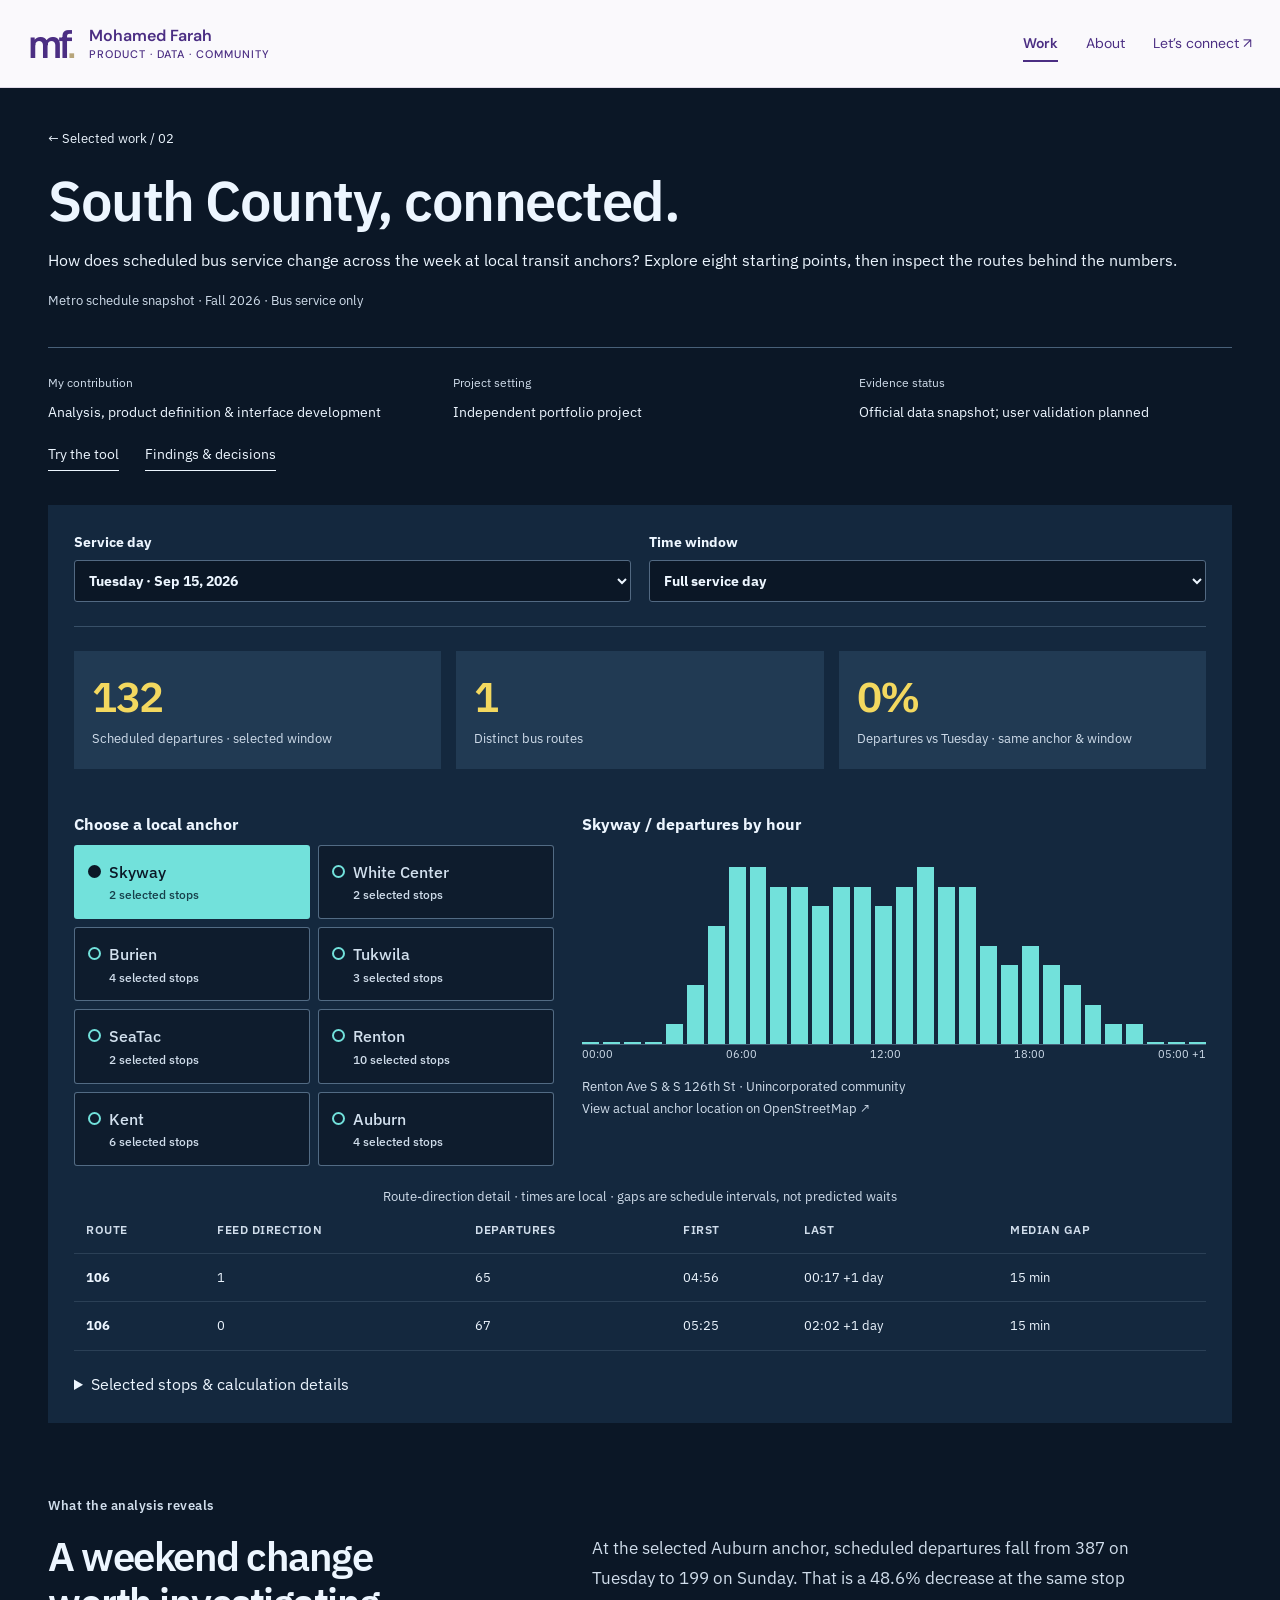
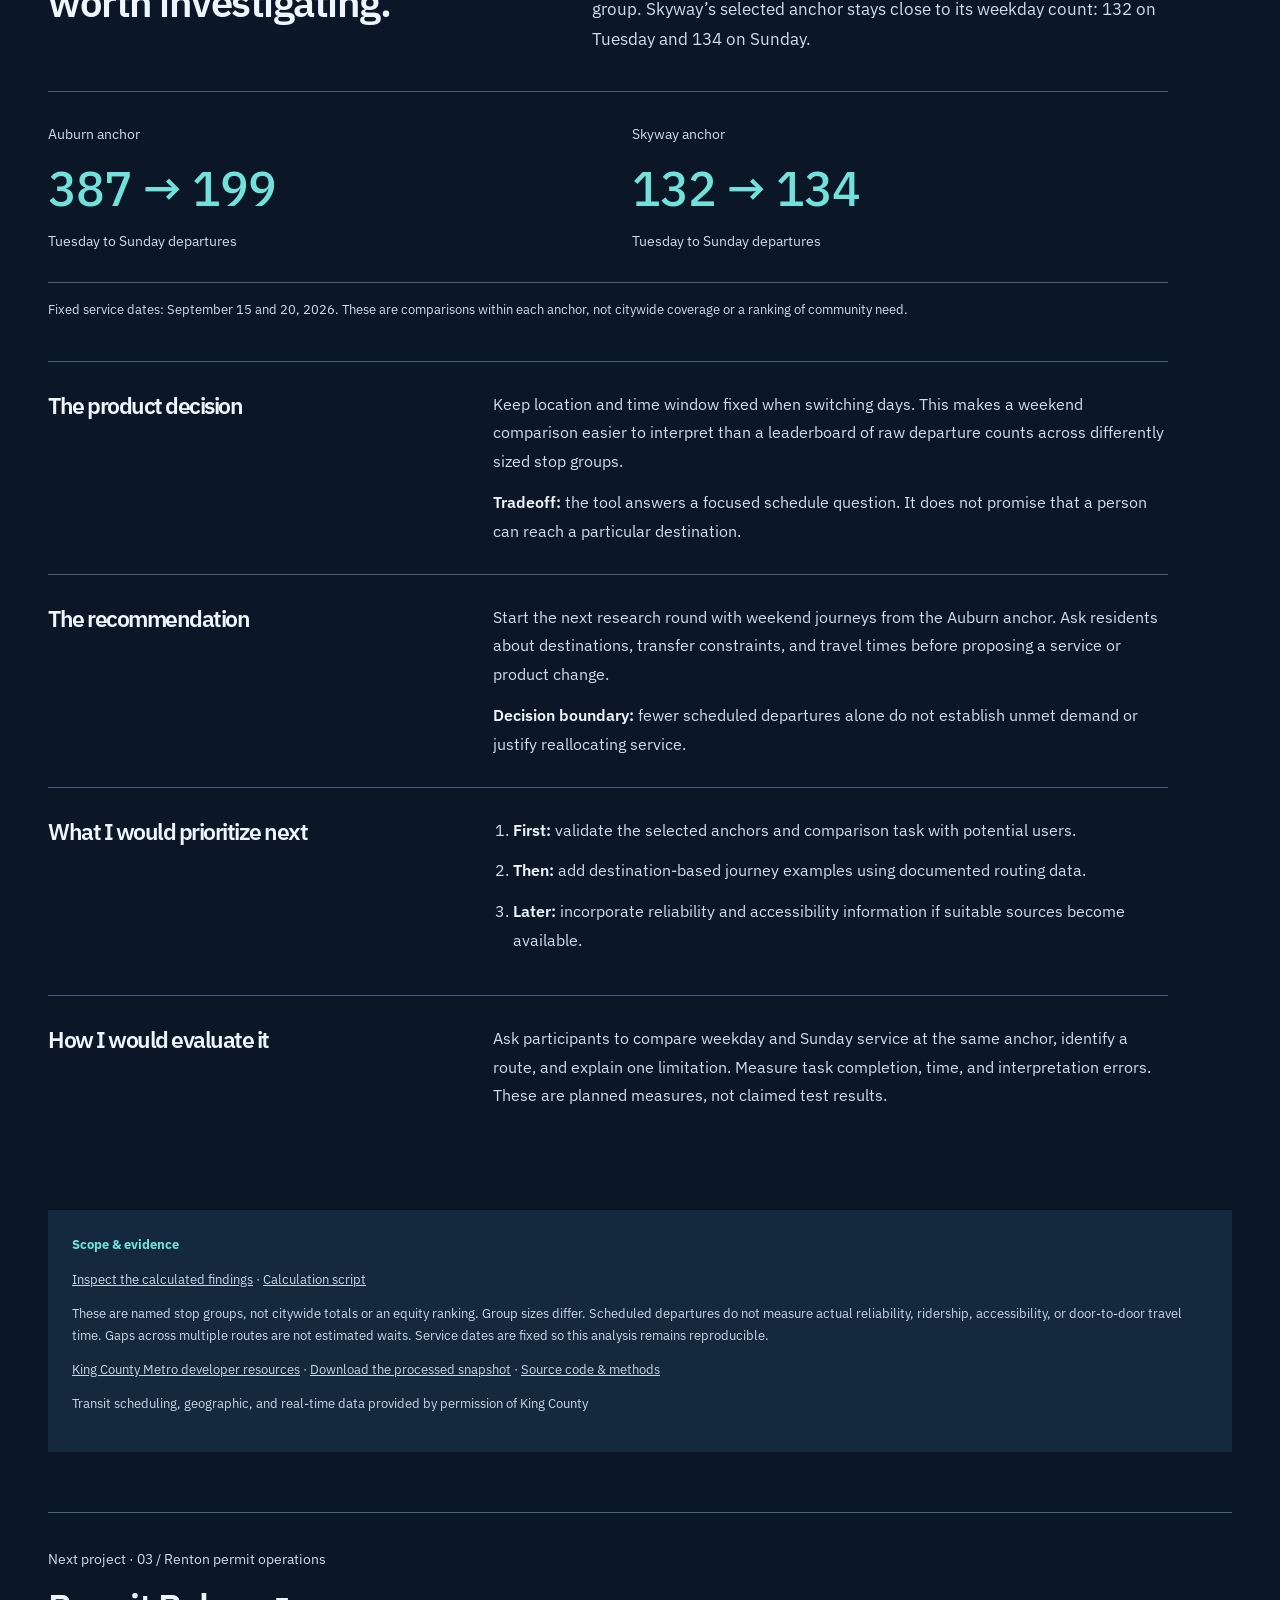
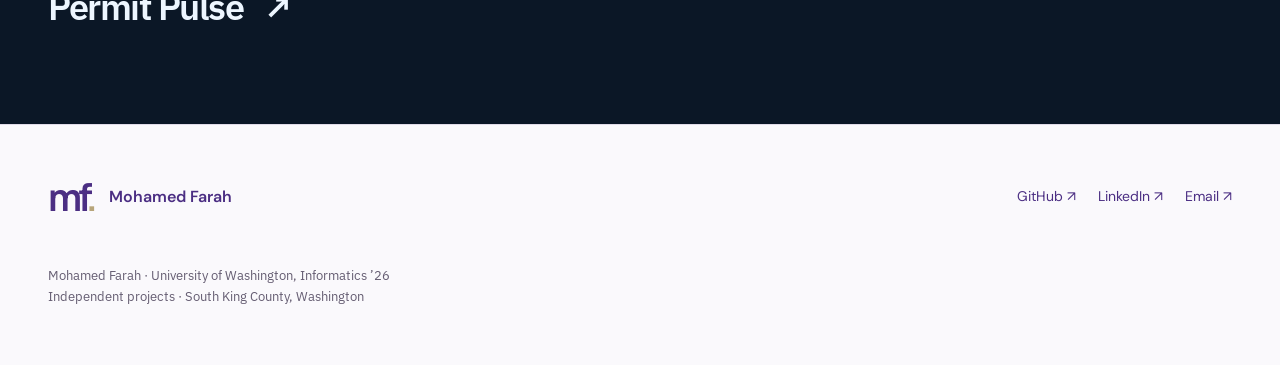
<file: transit.html>
<!doctype html><html lang="en"><head><meta charset="utf-8"><meta name="viewport" content="width=device-width, initial-scale=1"><title>South County, connected | Mohamed Farah</title><meta name="description" content="Mohamed Farah’s portfolio: local questions, public data, and useful digital products."><link rel="icon" href="favicon.svg"><link rel="stylesheet" href="portfolio.css?v=20260914-evidence"><script src="transit.js?v=20260914-evidence" defer></script><link rel="stylesheet" href="project-themes.css?v=20260914-evidence"><script src="navigation.js?v=20260914-evidence" defer></script><link rel="stylesheet" href="layout.css?v=20260914-evidence"><link rel="stylesheet" href="case-studies.css?v=20260914-evidence"></head><body class="project-transit"><a class="skip" href="#main">Skip to content</a><header><a class="brand" href="index.html?v=20260914-evidence"><b>mf<span>.</span></b><span>Mohamed Farah<small>PRODUCT · DATA · COMMUNITY</small></span></a><nav aria-label="Main navigation"><a data-nav="work" aria-current="page" href="index.html?v=20260914-evidence#work">Work</a><a data-nav="about" href="about.html?v=20260914-evidence">About</a><a href="mailto:mofar206@gmail.com">Let’s connect ↗</a></nav></header><main id="main"><section class="app-heading"><a class="back" href="index.html?v=20260914-evidence#work">← Selected work / 02</a><h1>South County, <em>connected.</em></h1><p>How does scheduled bus service change across the week at local transit anchors? Explore eight starting points, then inspect the routes behind the numbers.</p><span class="snapshot">Metro schedule snapshot · Fall 2026 · Bus service only</span></section><div class="case-overview"><div><span>My contribution</span><p>Analysis, product definition & interface development</p></div><div><span>Project setting</span><p>Independent portfolio project</p></div><div><span>Evidence status</span><p>Official data snapshot; user validation planned</p></div></div><nav class="case-shortcuts" aria-label="On this project"><a href="#explorer">Try the tool</a><a href="#findings">Findings & decisions</a></nav><section id="explorer" class="workspace" aria-label="Transit explorer"><div class="controls"><label>Service day<select id="day"><option value="20260915">Tuesday · Sep 15, 2026</option><option value="20260919">Saturday · Sep 19, 2026</option><option value="20260920">Sunday · Sep 20, 2026</option></select></label><label>Time window<select id="window"><option value="0,1800">Full service day</option><option value="360,540">Morning · 6 to 9 am</option><option value="540,900">Midday · 9 am to 3 pm</option><option value="900,1140">Afternoon · 3 to 7 pm</option><option value="1140,1440">Evening · 7 pm to midnight</option></select></label></div><div id="transit-output" aria-live="polite"><p>Loading the published schedule snapshot…</p></div></section><section id="findings" class="decision-story" aria-label="Transit findings and product decisions"><div class="story-lead"><span class="section-kicker">What the analysis reveals</span><h2>A weekend change<br>worth investigating.</h2><p>At the selected Auburn anchor, scheduled departures fall from 387 on Tuesday to 199 on Sunday. That is a 48.6% decrease at the same stop group. Skyway’s selected anchor stays close to its weekday count: 132 on Tuesday and 134 on Sunday.</p></div><div class="finding-pair"><article><span>Auburn anchor</span><strong>387 → 199</strong><p>Tuesday to Sunday departures</p></article><article><span>Skyway anchor</span><strong>132 → 134</strong><p>Tuesday to Sunday departures</p></article></div><p class="evidence-note">Fixed service dates: September 15 and 20, 2026. These are comparisons within each anchor, not citywide coverage or a ranking of community need.</p><div class="decision-rows"><article><h3>The product decision</h3><div><p>Keep location and time window fixed when switching days. This makes a weekend comparison easier to interpret than a leaderboard of raw departure counts across differently sized stop groups.</p><p><b>Tradeoff:</b> the tool answers a focused schedule question. It does not promise that a person can reach a particular destination.</p></div></article><article><h3>The recommendation</h3><div><p>Start the next research round with weekend journeys from the Auburn anchor. Ask residents about destinations, transfer constraints, and travel times before proposing a service or product change.</p><p><b>Decision boundary:</b> fewer scheduled departures alone do not establish unmet demand or justify reallocating service.</p></div></article><article><h3>What I would prioritize next</h3><div><ol><li><b>First:</b> validate the selected anchors and comparison task with potential users.</li><li><b>Then:</b> add destination-based journey examples using documented routing data.</li><li><b>Later:</b> incorporate reliability and accessibility information if suitable sources become available.</li></ol></div></article><article><h3>How I would evaluate it</h3><div><p>Ask participants to compare weekday and Sunday service at the same anchor, identify a route, and explain one limitation. Measure task completion, time, and interpretation errors. These are planned measures, not claimed test results.</p></div></article></div></section><section class="sources"><strong>Scope & evidence</strong><p><a href="datasets/findings.json">Inspect the calculated findings</a> · <a href="https://github.com/mofar206/mfPortfolio206/blob/portfolio/evidence-and-case-studies/analysis/report_findings.py">Calculation script</a></p><p>These are named stop groups, not citywide totals or an equity ranking. Group sizes differ. Scheduled departures do not measure actual reliability, ridership, accessibility, or door-to-door travel time. Gaps across multiple routes are not estimated waits. Service dates are fixed so this analysis remains reproducible.</p><p><a href="https://kingcounty.gov/en/dept/metro/rider-tools/mobile-and-web-apps">King County Metro developer resources</a> · <a href="datasets/transit.json">Download the processed snapshot</a> · <a href="https://github.com/mofar206/mfPortfolio206">Source code & methods</a></p><p>Transit scheduling, geographic, and real-time data provided by permission of King County</p></section><a class="project-next" href="permits.html?v=20260914-evidence"><span>Next project · 03 / Renton permit operations</span><h2>Permit Pulse <span aria-hidden="true">↗</span></h2></a></main><footer><a class="brand" href="index.html?v=20260914-evidence"><b>mf<span>.</span></b><span>Mohamed Farah</span></a><div><a href="https://github.com/mofar206/mfPortfolio206">GitHub ↗</a><a href="https://linkedin.com/in/mofar206">LinkedIn ↗</a><a href="mailto:mofar206@gmail.com">Email ↗</a></div><p>Mohamed Farah · University of Washington, Informatics ’26<br>Independent projects · South King County, Washington</p></footer></body></html>
</file>
<file: portfolio.css>
@import url('https://fonts.googleapis.com/css2?family=DM+Sans:wght@400;500;600;700&family=Manrope:wght@400;500;600;700;800&display=swap');
:root{--ink:#4b2e83;--paper:#faf9fc;--muted:#655d72;--line:#e0dbe8;--lime:#e8d3a2}*{box-sizing:border-box}html{scroll-behavior:smooth}body{margin:0;background:var(--paper);color:var(--ink);font:16px/1.65 'DM Sans',sans-serif}a{color:inherit;text-decoration:none}button,input,select{font:inherit}a:focus-visible,button:focus-visible,input:focus-visible,select:focus-visible{outline:3px solid #d16d26;outline-offset:4px}header,main,footer{max-width:1320px;margin:auto}header{height:108px;display:flex;align-items:center;justify-content:space-between;padding:0 48px;border-bottom:1px solid var(--line)}.brand{display:flex;align-items:center;gap:15px;font-weight:600;line-height:1.4}.brand b{font-size:38px;letter-spacing:-4px}.brand b span{color:#b7a57a}.brand small{display:block;font-size:10px;letter-spacing:2px;font-weight:500}nav{display:flex;gap:32px;font-size:14px}nav a:last-child{border-bottom:1px solid}main{padding:0 48px}.hero{display:grid;grid-template-columns:1.25fr 1fr;gap:65px;align-items:center;padding:80px 0 90px}.eyebrow,.art-label{font-size:11px;font-weight:700;letter-spacing:2px}h1,h2,h3{font-family:Manrope,sans-serif;line-height:1.09;letter-spacing:-2.5px;font-weight:500;margin:22px 0}h1{font-size:clamp(48px,5.6vw,76px)}h2{font-size:46px}h3{font-size:44px}em{font-style:normal;color:#806021}.intro{font-size:18px;max-width:510px;color:var(--muted)}.button{display:inline-flex;background:var(--ink);color:white;gap:60px;padding:15px 22px;border-radius:4px;margin:16px 0}.availability{font-size:12px;color:var(--muted);max-width:430px}.availability i{display:inline-block;width:7px;height:7px;border-radius:50%;background:#b7a57a;margin-right:7px}.atlas{background:#eee8f6;border:1px solid #d4ccdf;border-radius:8px;padding:24px;min-height:500px}.atlas-top{display:flex;justify-content:space-between;font-size:9px;letter-spacing:1.3px}.route-art{width:100%;height:330px;position:relative;transform:none;white-space:normal;background:none;padding:0;border:0}.route-art svg{display:block;width:100%;height:100%}.route-art text{font-family:inherit;fill:#4b2e83;font-size:13px}.route-art .map-point{fill:#4b2e83;stroke:#faf9fc;stroke-width:3}.route-art .map-guide{stroke:#d5cbdf;stroke-width:1;fill:none}
.atlas-bottom{display:grid;grid-template-columns:1fr 1fr;border-top:1px solid #c7bed3;padding-top:20px;gap:15px}.atlas-bottom strong{font:500 24px/1.2 Manrope}.atlas-bottom p{font-size:11px;margin:0;color:var(--muted)}.section-title{display:flex;justify-content:space-between;align-items:end;margin:20px 0 40px}.section-title p:last-child{color:var(--muted);font-size:14px}.project{display:grid;grid-template-columns:1fr 1fr;border:1px solid var(--line);border-radius:7px;overflow:hidden;margin-bottom:28px;transition:transform .2s,box-shadow .2s}.project:hover{transform:translateY(-3px);box-shadow:0 15px 35px #2318330d}.project-art{padding:35px 38px;display:flex;min-height:380px;flex-direction:column;justify-content:space-between}.project-art>span:last-child{font-size:10px;letter-spacing:1.5px}.health .project-art{background:#e8e0f3}.transit .project-art{background:#321b59;color:#e8d3a2}.permits .project-art{background:#f2ead8}.project-copy{padding:40px 45px;background:#ffffff}.project-copy p{color:var(--muted);font-size:15px}.project-copy strong{font-size:14px}.tags{display:flex;gap:8px;flex-wrap:wrap;margin:23px 0}.tags span{font-size:11px;border:1px solid var(--line);padding:3px 9px;border-radius:20px}.health-bars{height:160px;display:flex;align-items:end;gap:15px;padding:0 20px}.health-bars i{flex:1;background:#68489c;height:60%;border-radius:4px 4px 0 0}.health-bars i:nth-child(2n){height:85%;background:#b7a57a}.health-bars i:nth-child(3n){height:45%}.transit-art{font-size:45px;line-height:1.1;padding:20px;letter-spacing:2px}.permit-art div{display:flex;justify-content:space-between;border-bottom:1px solid #c5c2b4;padding:12px;font-size:11px}.permit-art b{font:500 27px Manrope}.about-strip{display:grid;grid-template-columns:1fr 2fr;gap:80px;border-top:1px solid var(--line);padding:85px 0;margin-top:75px}.about-strip p:not(.eyebrow){color:var(--muted);max-width:660px}.text-link{border-bottom:1px solid;padding-bottom:5px}.contact{background:var(--ink);color:var(--paper);padding:60px;margin:10px 0 70px;border-radius:7px}.contact a{font-size:24px;color:var(--lime)}footer{padding:45px 48px;display:flex;gap:40px;flex-wrap:wrap;border-top:1px solid var(--line);align-items:center}footer>div{display:flex;gap:22px;margin-left:auto;font-size:14px}footer p{width:100%;font-size:12px;color:var(--muted)}.skip{position:absolute;left:-10000px}.skip:focus{left:10px;top:10px;background:white;z-index:9999}.app-heading{padding:42px 0 24px}.app-heading h1{font-size:52px;margin:14px 0}.app-heading>p:last-child{max-width:790px;color:var(--muted)}.back{font-size:13px}.snapshot{display:inline-block;background:#e3ddec;padding:6px 10px;border-radius:4px;font-size:12px}.workspace{background:#ffffff;border:1px solid var(--line);border-radius:8px;padding:26px;margin:10px 0 40px}.controls{display:flex;gap:18px;flex-wrap:wrap}.controls label{flex:1;min-width:160px;font-size:12px;font-weight:700}.controls select,.controls input{display:block;width:100%;margin-top:6px;padding:10px;border:1px solid #c1bbca;border-radius:4px;background:white;font-size:14px;color:var(--ink)}.metrics{display:grid;grid-template-columns:repeat(3,1fr);gap:15px;margin:24px 0}.metric{padding:18px;background:#ece7f2;border-radius:5px}.metric b{display:block;font:500 36px Manrope;letter-spacing:-1px}.metric span{font-size:12px;color:var(--muted)}.split{display:grid;grid-template-columns:1fr 1.3fr;gap:28px}.hub-list{display:grid;grid-template-columns:1fr 1fr;gap:8px}.hub-list button{background:#f0edf5;border:1px solid var(--line);text-align:left;padding:13px;color:var(--ink);cursor:pointer;border-radius:4px}.hub-list button[aria-pressed=true]{background:var(--ink);color:var(--lime)}.hub-list small{display:block;font-size:11px}.chart{height:180px;display:flex;align-items:end;gap:4px;padding-top:22px;border-bottom:1px solid var(--line)}.chart div{flex:1;background:#8566b1;min-height:2px;position:relative}.chart div:hover{background:#46345f}.chart-labels{display:flex;justify-content:space-between;font-size:11px;color:var(--muted)}h4{font-size:16px;margin:18px 0 8px}.note{font-size:12px;color:var(--muted)}.table-wrap{overflow:auto;margin:20px 0}table{border-collapse:collapse;width:100%;font-size:13px;white-space:nowrap;text-align:left}th{font-weight:600;color:var(--muted);font-size:11px;text-transform:uppercase;letter-spacing:.5px}td,th{padding:13px 12px;border-bottom:1px solid var(--line)}tbody tr:hover{background:#efeaf5}.pill{padding:4px 8px;border-radius:20px;background:#e4deec;font-size:11px}.toolbar{display:flex;align-items:center;justify-content:space-between;gap:15px;flex-wrap:wrap}.small-button{padding:8px 14px;background:var(--ink);color:white;border:0;border-radius:4px;cursor:pointer;font-size:13px}.small-button:disabled{opacity:.4}.case-notes{display:grid;grid-template-columns:repeat(3,1fr);gap:30px;margin:60px 0}.case-notes h3{font-size:25px;letter-spacing:-.8px}.case-notes p,.case-notes li{font-size:14px;color:var(--muted)}.sources{padding:24px;background:#e5dfee;border-radius:6px;margin-bottom:60px;font-size:13px}.sources a{text-decoration:underline}.error{padding:20px;background:#fff0de}dialog{border:1px solid var(--line);border-radius:8px;padding:30px;max-width:550px;width:90%;color:var(--ink)}dialog::backdrop{background:#1c132890}dialog h3{font-size:27px;letter-spacing:-1px}.milestone{border-left:2px solid #ac9dc1;padding:12px 18px}.milestone b{display:block}.status-bars{display:flex;gap:8px;flex-wrap:wrap;margin:18px 0}.status-bars button{border:1px solid var(--line);background:#ece7f2;padding:8px 14px;cursor:pointer;border-radius:4px;font-size:12px}.status-bars button[aria-pressed=true]{background:var(--ink);color:white}@media(max-width:850px){header{padding:0 22px;height:90px}main{padding:0 22px}nav{gap:15px}nav a:last-child{display:none}.hero{grid-template-columns:1fr;padding:45px 0;gap:30px}.atlas{min-height:440px}.project{grid-template-columns:1fr}.project-art{min-height:280px}.project-copy{padding:28px}.section-title{display:block}h2{font-size:36px}.about-strip{grid-template-columns:1fr;gap:10px;padding:45px 0}.contact{padding:30px}.contact a{font-size:19px}.split,.case-notes{grid-template-columns:1fr}.metrics{gap:8px}.metric{padding:12px}.metric b{font-size:27px}.workspace{padding:16px}.app-heading h1{font-size:40px}footer{padding:30px 22px}.brand small{font-size:8px}h3{font-size:36px}}@media(prefers-reduced-motion:reduce){html{scroll-behavior:auto}*{transition:none!important}}
/* Shared purple and gold identity across the complete portfolio. */
:root{--ink:#4b2e83;--paper:#faf9fc;--muted:#655d72;--line:#e0dbe8;--lime:#e8d3a2;--teal:#68489c;--orange:#9b5427;color:var(--ink);background:var(--paper);font-family:'DM Sans',Arial,sans-serif}
body{font-family:'DM Sans',Arial,sans-serif;font-size:16px;line-height:1.65}header{background:var(--paper)}header nav{align-items:center}header .brand{font-size:16px;letter-spacing:0}header .brand b{font-family:Manrope,sans-serif;letter-spacing:-4px}header .brand small{font-size:12px;letter-spacing:1px}.eyebrow,.art-label{font-size:12px}.atlas-top{font-size:12px;letter-spacing:.5px}.atlas-bottom p,.availability{font-size:13px}.route-art span{font-size:12px}.project-copy p{font-size:16px}.tags span{font-size:12px}.project-art>span:last-child{font-size:12px}.permit-art div{font-size:13px}.controls label{font-size:14px}.metric span,.note{font-size:13px}th{font-size:12px}.small-button,.status-bars button{font-size:14px}.health-topic{border:1px solid var(--line);border-radius:8px;background:white;padding:30px;display:flex;flex-direction:column;transition:transform .2s,box-shadow .2s}.health-topic:hover{transform:translateY(-3px);box-shadow:0 16px 32px #4b2e8310}.health-grid{display:grid;grid-template-columns:repeat(3,1fr);gap:22px;margin:20px 0 45px}.topic-number{font:500 52px Manrope;color:#b7a57a;margin-bottom:25px}.health-topic h2{font-size:34px;letter-spacing:-1.5px;margin:0 0 18px}.health-topic p:not(.eyebrow){color:var(--muted)}.health-topic strong{font-size:14px;margin-top:auto;padding-top:22px}.education-card{background:#4b2e83;color:white;border-top:5px solid #b7a57a;border-radius:8px;padding:40px}.education-year{font:500 110px/1.2 Manrope;letter-spacing:-8px;color:#e8d3a2}.education-card h2{font-size:32px;letter-spacing:-1px}.education-card p{color:#eee8f6}.education-rule{height:1px;background:#ffffff40;margin:28px 0}.experience-row{display:grid;grid-template-columns:1fr 2fr;gap:40px;border-top:1px solid var(--line);padding:30px 0}.experience-row>p,.organization{font-size:14px;color:var(--muted)}.experience-row h3{font-size:28px;letter-spacing:-1px;margin:0 0 8px}.experience-row div>p:last-child{max-width:720px}.health-case .case-container{max-width:none;padding:0}.health-case .case-hero{padding:20px 0 40px}.health-case .case-hero h1{font-size:52px;line-height:1.1;letter-spacing:-2.5px}.health-case em{font-family:Manrope,sans-serif;font-style:normal;font-weight:500}.health-case h2{font-size:36px;letter-spacing:-1.5px;line-height:1.15}.health-case h3{font-size:22px;letter-spacing:-.5px;line-height:1.3}.health-case .tags{margin:20px 0}.health-case .tags span{color:var(--ink)}.health-case p{font-size:16px}.health-case .case-pill{font-size:12px}.health-case .button.lime{background:var(--lime);color:#321b59}.health-case .button{font-size:14px}.health-case .breadcrumb{padding:28px 0}.health-case .insight-grid p,.health-case .method-grid p{font-size:16px}footer p{font-size:13px}footer .brand{font-size:16px}footer .brand b{font-family:Manrope,sans-serif}.contact a{color:#e8d3a2}.button{background:#4b2e83;color:white}a:focus-visible,button:focus-visible,input:focus-visible,select:focus-visible{outline-color:#997426}.snapshot,.metric,.pill,.sources,.status-bars button{background:#eee8f6}.chart div{background:#8566b1}.chart div:hover{background:#4b2e83}.hub-list button[aria-pressed=true],.status-bars button[aria-pressed=true]{background:#4b2e83;color:white}.health-case .next-case{margin-top:45px}header a,footer a{font-family:'DM Sans',sans-serif}
@media(max-width:850px){.health-grid{grid-template-columns:1fr}.health-topic{min-height:280px}.experience-row{grid-template-columns:1fr;gap:5px}.health-case .case-hero h1{font-size:40px}.health-case h2{font-size:30px}header .brand small{font-size:10px}header .brand{font-size:14px}.atlas-top{font-size:10px}.education-card{padding:30px}}@media(max-width:420px){header .brand small{display:none}.health-case .case-hero h1{font-size:35px;letter-spacing:-1.5px}.health-case h2{font-size:28px}.metrics{grid-template-columns:1fr}.hero h1{font-size:43px}}
</file>
<file: project-themes.css>
@import url('https://fonts.googleapis.com/css2?family=DM+Serif+Display:ital@0;1&family=IBM+Plex+Sans:wght@400;500;600&family=IBM+Plex+Mono:wght@400;500&display=swap');
/* The portfolio frame stays familiar; each project owns its working surface. */
body[class^="project-"]>header,body[class^="project-"]>footer{color:#4b2e83;background:#faf9fc;border-color:#e0dbe8}body[class^="project-"]>header .brand b span,body[class^="project-"]>footer .brand b span{color:#b7a57a}body[class^="project-"]>footer p{color:#655d72}
/* Health: editorial typography, generous paper surfaces, burgundy accents. */
.project-health{--ink:#562638;--paper:#fcf8f5;--muted:#706069;--line:#e4d6d7;--lime:#f0cdb9;--teal:#944b60;background:var(--paper);color:var(--ink)}
.project-health main h1,.project-health main h2,.project-health main h3,.project-health .health-case em{font-family:'DM Serif Display',Georgia,serif;font-weight:400;letter-spacing:-.7px}
.project-health main h1{font-size:64px;line-height:1.08}.project-health .health-case .case-hero h1{font-size:60px;letter-spacing:-1px}.project-health main em{font-family:'DM Serif Display',Georgia,serif;font-style:normal;color:#9c4f63}.project-health .app-heading{padding-top:48px;border-bottom:1px solid var(--line);margin-bottom:30px}.project-health .eyebrow{letter-spacing:2px;color:#895366}.project-health .snapshot{background:transparent;border:1px solid #d9b3bc;border-radius:30px;margin-bottom:24px}.project-health .health-grid{gap:0;border:1px solid var(--line);border-radius:0}.project-health .health-topic{border:0;border-right:1px solid var(--line);border-radius:0;background:#fffdfb;padding:34px}.project-health .health-topic:last-child{border-right:0}.project-health .health-topic:hover{background:#f8eee9;transform:none;box-shadow:none}.project-health .topic-number{font-family:'DM Serif Display',Georgia,serif;color:#b87683;font-size:64px}.project-health .health-topic h2{font-size:39px;letter-spacing:-.5px}.project-health .health-topic strong{border-top:1px solid var(--line);margin-top:22px}.project-health .sources{background:#f4e7e3;border-left:4px solid #9c4f63;border-radius:0}.project-health .case-notes{gap:40px}.project-health .case-notes h3{font-size:29px}.project-health .case-pill,.project-health .tags span{background:#f6e9e5;color:#562638;border-color:#dfc9cd}.project-health .health-case .explorer{background:#402531;border-color:#68414f;--lime:#efc4a8;--ink:#402531}.project-health .explorer .eyebrow,.project-health .explorer h2,.project-health .explorer h3{color:#fff7f0}.project-health .explorer em{color:#efc4a8}.project-health .health-case .context-panel{background:#402531;color:#fff7f0}.project-health .context-panel h3{color:#fff7f0}.project-health .next-case{background:#f2e3de}.project-health .button,.project-health .small-button{background:#562638;color:white}.project-health .health-case .button.lime{background:#efc4a8;color:#402531}.project-health .method-number{color:#9c4f63}.project-health .health-case .case-nav a{border-color:#dfc9cd}
/* Transit: a dark wayfinding surface, bright service markers and geometric type. */
.project-transit{--ink:#edf6ff;--paper:#0b1726;--muted:#b1c3d5;--line:#2b4056;--lime:#f3d85f;background:#0b1726;color:#edf6ff;font-family:'IBM Plex Sans',Arial,sans-serif}.project-transit main h1,.project-transit main h2,.project-transit main h3,.project-transit .metric b{font-family:'IBM Plex Sans',Arial,sans-serif;font-weight:600;letter-spacing:-1.5px}.project-transit main em{color:#72e1db}.project-transit .app-heading{border-left:5px solid #72e1db;padding:12px 0 12px 25px;margin:36px 0}.project-transit .app-heading h1{font-size:56px}.project-transit .eyebrow{color:#72e1db;letter-spacing:1.7px}.project-transit .snapshot{background:#213449;border:1px solid #425970;color:#f3d85f;border-radius:3px}.project-transit .workspace{background:#122338;border:1px solid #385068;border-radius:3px;box-shadow:0 20px 45px #0003}.project-transit .controls{padding-bottom:24px;border-bottom:1px solid #385068}.project-transit .controls select{background:#0b1726;color:#edf6ff;border-color:#526982;border-radius:3px}.project-transit .metric{background:#1a3047;border-top:3px solid #72e1db;border-radius:0}.project-transit .metric b{font-size:42px;color:#f3d85f}.project-transit .metric span{color:#bdd0e2}.project-transit .hub-list{gap:8px}.project-transit .hub-list button{background:#0e1c2d;color:#d2e0ee;border-color:#385068;border-radius:3px;padding:14px;font-weight:500}.project-transit .hub-list button:before{content:'';display:inline-block;width:9px;height:9px;border:2px solid #72e1db;border-radius:50%;margin-right:8px}.project-transit .hub-list button small{color:#b1c3d5;margin-left:21px;font-size:12px}.project-transit .hub-list button[aria-pressed=true]{background:#72e1db;color:#0b1726;border-color:#72e1db}.project-transit .hub-list button[aria-pressed=true] small{color:#173f4a}.project-transit .hub-list button[aria-pressed=true]:before{border-color:#0b1726;background:#0b1726}.project-transit .chart{height:200px;background:transparent;font-family:'IBM Plex Mono',monospace}.project-transit .table-wrap{border:1px solid #385068;border-radius:3px}.project-transit td,.project-transit th{border-color:#2b4056}.project-transit .sources{background:#14283e;color:#c7d8e8;border:1px solid #385068;border-radius:3px}.project-transit .sources strong{color:#72e1db}.project-transit .case-notes h3{font-size:25px;letter-spacing:-.6px}.project-transit .error{background:#513a20;color:#fff4dc}.project-transit a:focus-visible,.project-transit button:focus-visible,.project-transit select:focus-visible{outline-color:#f3d85f}
/* Permits: a light operations console, tabular numbers and cobalt controls. */
.project-permits{--ink:#172d4b;--paper:#f2f5fa;--muted:#596a80;--line:#d5dfe9;--lime:#d8e7ff;background:var(--paper);color:var(--ink);font-family:'IBM Plex Sans',Arial,sans-serif}.project-permits main h1,.project-permits main h2,.project-permits main h3{font-family:'IBM Plex Sans',Arial,sans-serif;font-weight:600;letter-spacing:-1px}.project-permits main em{color:#245ac0}.project-permits .app-heading{padding:32px 0 18px}.project-permits .app-heading h1{font-size:48px}.project-permits .eyebrow,.project-permits .snapshot,.project-permits th,.project-permits .metric b,.project-permits #page-label{font-family:'IBM Plex Mono',monospace}.project-permits .snapshot{background:#e4edfc;color:#254c85;border-radius:3px}.project-permits .workspace{background:white;border-radius:4px;padding:24px;border-top:4px solid #245ac0;box-shadow:0 6px 18px #15365308}.project-permits .controls{background:#f5f7fb;margin:-24px -24px 0;padding:24px;gap:16px;border-bottom:1px solid var(--line)}.project-permits .controls input,.project-permits .controls select{border-radius:3px;border-color:#b9c9dc;color:#172d4b}.project-permits .status-bars{padding:10px 0;border-bottom:1px solid var(--line);gap:4px}.project-permits .status-bars button{background:transparent;border:0;border-radius:3px;color:#52677e;padding:9px 16px}.project-permits .status-bars button[aria-pressed=true]{background:#245ac0;color:white}.project-permits .metrics{gap:0;border:1px solid var(--line);border-radius:4px;overflow:hidden}.project-permits .metric{background:white;border-right:1px solid var(--line);border-radius:0;padding:20px}.project-permits .metric:last-child{border-right:0}.project-permits .metric b{color:#245ac0;font-size:32px;letter-spacing:-1px}.project-permits .table-wrap{border:1px solid var(--line);border-radius:3px}.project-permits table{font-size:14px}.project-permits th{background:#edf2f8;font-size:12px;letter-spacing:0}.project-permits td,.project-permits th{padding:12px}.project-permits tbody tr:nth-child(even){background:#f8fafd}.project-permits tbody tr:hover{background:#edf3ff}.project-permits .small-button{background:#245ac0;border-radius:3px;color:white}.project-permits td .small-button{background:transparent;color:#245ac0;padding:0;font-family:'IBM Plex Mono',monospace;font-size:13px;text-decoration:underline;text-underline-offset:4px}.project-permits .pill{background:#e8eef8;color:#254c85;border-radius:3px}.project-permits .sources{background:#e8eef7;border:1px solid #d5dfe9;border-radius:4px}.project-permits .case-notes{gap:24px}.project-permits .case-notes>div{padding-top:18px;border-top:3px solid #abc3ec}.project-permits .case-notes h3{font-size:25px;letter-spacing:-.5px}.project-permits dialog{border:0;border-top:4px solid #245ac0;border-radius:4px;box-shadow:0 24px 80px #081a3650;color:#172d4b}.project-permits dialog h3{font-family:'IBM Plex Sans',Arial,sans-serif}.project-permits .milestone{border-color:#abc3ec}.project-permits .toolbar{padding-top:8px}
/* Card previews echo the individual projects without changing the portfolio frame. */
.project.health .project-art{background:#f4e7e3;color:#562638}.project.health .health-bars i{background:#9c4f63}.project.health .health-bars i:nth-child(2n){background:#d5a797}.project.health h3{font-family:'DM Serif Display',Georgia,serif;letter-spacing:-1px}.project.transit .project-art{background:#0b1726;color:#72e1db}.project.transit h3{font-family:'IBM Plex Sans',Arial,sans-serif}.project.permits .project-art{background:#e8eef7;color:#245ac0}.project.permits .permit-art b{font-family:'IBM Plex Mono',monospace}.project.permits h3{font-family:'IBM Plex Sans',Arial,sans-serif;font-weight:600}
@media(max-width:850px){.project-health main h1,.project-health .health-case .case-hero h1{font-size:44px}.project-health .health-topic{border-right:0;border-bottom:1px solid var(--line)}.project-health .health-topic:last-child{border-bottom:0}.project-transit .app-heading h1{font-size:40px}.project-transit .app-heading{padding-left:18px}.project-transit .metric b{font-size:30px}.project-permits .workspace{padding:16px}.project-permits .controls{margin:-16px -16px 0;padding:16px}.project-permits .metric{padding:13px}.project-permits .metric b{font-size:27px}}
@media(max-width:420px){.project-health main h1,.project-health .health-case .case-hero h1{font-size:38px}.project-transit .app-heading h1{font-size:35px}.project-permits .metric{border-right:0;border-bottom:1px solid var(--line)}.project-permits .metric:last-child{border-bottom:0}}
/* Quiet layouts: typography, useful content and consistent rhythm. */
html{scroll-behavior:auto}body{line-height:1.65}em,.project-health main em,.project-health .health-case em{font-style:normal!important}h1 em,h2 em,h3 em{color:inherit!important}a,button,.project,.health-topic,.bar-track i{transition:none!important}.project:hover,.health-topic:hover,.button:hover{transform:none!important;box-shadow:none!important;opacity:1!important}main section,main article{scroll-margin-top:24px}.project,.workspace,.health-topic,.atlas,.education-card,.contact,dialog{box-shadow:none!important}.project{border:0;border-radius:0;margin-bottom:48px}.project-copy{background:transparent}.project-copy h3{margin-top:0}.project-art{border-radius:0}.project-art .art-label{font-size:13px;letter-spacing:1px}.project-art>span:last-child{letter-spacing:.5px}.tags{gap:14px}.tags span{border:0!important;border-radius:0!important;padding:0!important;background:transparent!important}.hero{gap:56px;padding:64px 0 72px}.hero h1{font-size:clamp(44px,5.2vw,70px);letter-spacing:-2px}.atlas{border:0;border-radius:0}.route-art{background:none!important}.atlas-bottom{gap:22px}.atlas-top{letter-spacing:.5px}.availability i{display:none}.section-title{margin-bottom:32px}.snapshot,.project-health .snapshot,.project-transit .snapshot,.project-permits .snapshot{display:block;background:none;border:0;border-radius:0;padding:0;margin:16px 0;color:var(--muted);font-family:inherit;font-size:13px}.app-heading,.project-health .app-heading,.project-transit .app-heading,.project-permits .app-heading{border:0;padding:36px 0 20px;margin:0}.app-heading h1{margin-top:20px}.case-notes{display:block;margin:48px 0}.case-notes>div,.project-permits .case-notes>div{display:grid;grid-template-columns:1fr 1.5fr;gap:32px;padding:24px 0;border:0;border-top:1px solid var(--line)}.case-notes h3{margin:0;font-size:26px!important;line-height:1.25}.case-notes p{margin:0;font-size:16px}.case-notes .eyebrow{display:none}.sources,.project-health .sources,.project-transit .sources,.project-permits .sources{border:0;border-radius:0;padding:24px}.health-grid,.project-health .health-grid{display:block;border:0;margin:16px 0 48px}.health-topic,.project-health .health-topic{display:grid;grid-template-columns:70px 1fr 1.2fr;align-items:start;gap:28px;padding:28px 0;border:0!important;border-top:1px solid var(--line)!important;background:transparent!important;border-radius:0}.project-health .topic-number{font-size:38px;margin:0}.project-health .health-topic h2{margin:0;font-size:34px}.project-health .health-topic p{margin:0}.project-health .health-topic strong{grid-column:2 / -1;border:0;padding:0;margin:0}.project-health .health-topic:hover strong{text-decoration:underline}.project-health .case-notes h3,.project-health .health-topic h2{font-family:'DM Serif Display',Georgia,serif;font-style:normal}.project-health .health-case .explorer,.project-health .health-case .context-panel{border:0;border-radius:0}.project-transit main{--muted:#d0ddeb;--line:#486078}.project-transit .workspace{border:0;border-radius:0;background:#14283e}.project-transit .metric{border:0;border-radius:0;background:#213a53}.project-transit .metric span,.project-transit th,.project-transit .hub-list button small{color:#d0ddeb}.project-transit .chart{background:none}.project-transit .hub-list button{border:0;box-shadow:inset 0 0 0 1px #526b84}.project-transit .hub-list button[aria-pressed=true]{box-shadow:none}.project-transit .table-wrap{border:0;border-radius:0}.project-transit .app-heading h1{font-family:'IBM Plex Sans',Arial,sans-serif}.project-permits .workspace{border:0;border-radius:0}.project-permits .metrics{border:0}.project-permits .metric{border:0;border-radius:0;background:#f3f6fb}.project-permits .metric+.metric{margin-left:2px}.project-permits .table-wrap{border:0}.education-card{border:0;border-radius:0}.contact{border-radius:0}.project-next{display:block;border-top:1px solid var(--line);padding:32px 0;margin:24px 0 48px}.project-next>span{font-size:14px;color:var(--muted)}.project-next h2{margin:12px 0}.project-next p{margin:0}.project-next:hover h2,.next-case:hover h2{text-decoration:underline}.health-case .next-case{border-radius:0;background:transparent;border-top:1px solid var(--line);padding:32px 0}.health-case .insight-grid,.health-case .method-grid{display:block}.health-case .insight-grid>*,.health-case .method-grid>*{border:0;border-top:1px solid var(--line);border-radius:0;box-shadow:none;padding:24px 0;background:transparent}.health-case .insight-grid p,.health-case .method-grid p{max-width:760px}.health-case .case-hero h1 em{font-style:normal}.brand small{letter-spacing:.5px}.small-button:hover,.button:hover{filter:none;opacity:1}
@media(max-width:850px){.hero{padding:40px 0;gap:32px}.hero h1{font-size:46px}.project-copy{padding:28px 0}.case-notes>div,.project-permits .case-notes>div{grid-template-columns:1fr;gap:14px}.health-topic,.project-health .health-topic{grid-template-columns:45px 1fr;gap:18px}.project-health .health-topic p,.project-health .health-topic strong{grid-column:2}.project-health .health-topic h2{font-size:30px}.project-health .topic-number{font-size:30px}}@media(max-width:420px){.hero h1{font-size:40px;letter-spacing:-1px}.project-permits .metric+.metric{margin-left:0}.project-art{padding:28px 22px}.case-notes h3{font-size:24px!important}}
</file>
<file: layout.css>
/* Final layout rules shared by every route. */
html{scroll-behavior:smooth;scroll-padding-top:116px}body{overflow-wrap:break-word}body>header{position:sticky;top:0;z-index:50;height:88px;max-width:none;padding:0 max(24px,calc((100vw - 1224px)/2));border-bottom:1px solid #e0dbe8;background:#faf9fc}header nav{gap:28px;align-items:center}header nav a,header nav a:last-child{position:relative;border:0;padding:12px 0;text-decoration:none;font-size:14px;white-space:nowrap}header nav a:after{content:'';position:absolute;bottom:5px;left:0;right:0;height:2px;background:currentColor;transform:scaleX(0);transform-origin:left;transition:transform 160ms ease}header nav a:hover:after,header nav a:focus-visible:after,header nav a[aria-current]:after{transform:scaleX(1)}header .brand{min-width:0}header .brand small{font-size:11px;letter-spacing:1px}main{width:100%;min-width:0}main>*{min-width:0}#work{scroll-margin-top:0}.hero{grid-template-columns:minmax(0,1.15fr) minmax(0,1fr);gap:48px}.hero>div{min-width:0}.hero h1{font-size:clamp(40px,4.9vw,66px);line-height:1.12}.atlas{padding:24px;min-height:0;width:100%;overflow:hidden}.atlas-top{gap:12px;font-size:11px;flex-wrap:wrap}.route-art{height:330px;position:relative;left:auto;top:auto;transform:none;white-space:normal;width:100%;padding:0}.atlas-bottom{grid-template-columns:1fr 1fr;gap:24px}.atlas-bottom strong{font-size:25px;line-height:1.25}.atlas-bottom p{font-size:13px;line-height:1.6}.project{grid-template-columns:minmax(0,1fr) minmax(0,1fr);gap:40px;align-items:center;margin-bottom:56px}.project-copy{padding:24px 0}.project-copy h3{font-size:40px;line-height:1.15;letter-spacing:-1px}.project-copy .eyebrow{display:block;line-height:1.6;font-size:12px;margin-bottom:16px}.project-art{min-height:330px}.project-copy p{margin:18px 0}.tags{line-height:1.7;gap:8px 18px}.section-title{align-items:center;gap:32px;margin:0 0 32px}.section-title h2{margin:0}.project-next,.health-case .next-case{display:block;margin:48px 0 64px;padding:32px 0;border-top:1px solid var(--line);color:var(--ink)}.project-next h2{font-size:36px;line-height:1.2;margin:14px 0 0}.project-next h2>span{display:inline-block;margin-left:12px}.project-next>span{font-size:14px;color:var(--muted)}.project-next:hover h2{ text-decoration:underline;text-underline-offset:6px;text-decoration-thickness:1px}.project-transit .project-next{color:#edf6ff}.project-transit .project-next>span{color:#d0ddeb}.workspace{min-width:0}.split{grid-template-columns:minmax(0,1fr) minmax(0,1.3fr)}.table-wrap{max-width:100%;overflow-x:auto}.case-notes>div{min-width:0}.case-notes p{overflow-wrap:anywhere}footer{gap:28px}.health-case .case-container{width:100%;max-width:100%}.health-case .overview,.health-case .tool-heading{gap:32px}.project-health .health-topic{grid-template-columns:60px minmax(0,1fr) minmax(0,1.2fr)}
@media(max-width:850px){body>header{height:80px;padding:0 22px}header nav{gap:20px}header nav a:last-child{display:none}html{scroll-padding-top:104px}#work{scroll-margin-top:0}.hero{grid-template-columns:1fr;gap:32px}.hero h1{font-size:48px}.atlas{max-width:560px}.project{grid-template-columns:1fr;gap:0;margin-bottom:48px}.project-copy{padding:24px 0}.project-copy h3{font-size:34px}.section-title{display:block}.section-title>p{margin-top:18px}.split{grid-template-columns:1fr}.project-next h2{font-size:30px}.project-health .health-topic{grid-template-columns:40px minmax(0,1fr)}.health-case .overview,.health-case .tool-heading{grid-template-columns:1fr}.atlas-bottom strong{font-size:23px}}
@media(max-width:480px){body>header{padding:0 18px}header .brand b{font-size:30px}header .brand{gap:10px;font-size:13px}header .brand small{display:none}header nav{gap:18px}header nav a{font-size:14px}main{padding:0 20px}.hero h1{font-size:40px;letter-spacing:-1px}.atlas{padding:18px}.atlas-top{font-size:10px}.route-art{height:280px}.atlas-bottom{grid-template-columns:1fr;gap:14px}.atlas-bottom strong br{display:none}.project-art{padding:26px 22px;min-height:280px}.project-copy h3{font-size:32px}.health-case .case-hero h1{font-size:36px}footer>div{margin-left:0}}
@media(prefers-reduced-motion:reduce){html{scroll-behavior:auto}header nav a:after{transition:none}}

.about-strip{display:block;padding:56px 0;margin-top:40px}.about-strip>div{max-width:780px}.about-strip h2{margin-top:0}.about-intro .education-card{align-self:center}.about-intro .education-card h2{font-size:30px;line-height:1.25}.experience{margin:16px 0 48px}.experience-row{grid-template-columns:minmax(150px,1fr) minmax(0,2fr);gap:40px}.experience-row p{font-size:16px;line-height:1.7}.experience-row>p,.experience-row .organization{font-size:14px}.experience-row h3{line-height:1.25}.about-intro .intro{max-width:620px}@media(max-width:850px){.experience-row{grid-template-columns:1fr;gap:12px}.about-strip{padding:40px 0}.about-intro .education-card{width:100%}}
</file>
<file: case-studies.css>
/* Case studies pair usable tools with the reasoning behind them. */
.decision-story{margin:72px 0;max-width:1120px}.story-lead{display:grid;grid-template-columns:minmax(0,1fr) minmax(0,1.2fr);gap:16px 64px;align-items:start}.section-kicker{grid-column:1/-1;font-size:13px;font-weight:600;letter-spacing:.5px;color:var(--muted)}.story-lead h2{margin:0;font-size:40px;line-height:1.15;letter-spacing:-1px}.story-lead>p{margin:0;font-size:17px;line-height:1.8;color:var(--muted)}.finding-pair{display:grid;grid-template-columns:1fr 1fr;gap:48px;border-top:1px solid var(--line);border-bottom:1px solid var(--line);padding:28px 0;margin:36px 0 16px}.finding-pair article>span{font-size:14px;color:var(--muted)}.finding-pair strong{display:block;font-size:48px;font-weight:500;line-height:1.25;letter-spacing:-1px;margin:12px 0;font-variant-numeric:tabular-nums}.finding-pair p{font-size:14px;margin:0;color:var(--muted)}.evidence-note{max-width:900px;font-size:13px!important;color:var(--muted);line-height:1.7}.decision-rows{margin-top:40px}.decision-rows article{display:grid;grid-template-columns:minmax(0,1fr) minmax(0,1.7fr);gap:48px;padding:28px 0;border-top:1px solid var(--line)}.decision-rows h3{font-size:23px!important;line-height:1.35;margin:0;letter-spacing:-.4px}.decision-rows p,.decision-rows li{font-size:16px;line-height:1.8;color:var(--muted);margin:0 0 12px}.decision-rows p:last-child{margin-bottom:0}.decision-rows ul,.decision-rows ol{margin:0;padding-left:20px}.decision-rows b{font-weight:600;color:var(--ink)}.project-transit .finding-pair strong{color:#72e1db}.project-permits .finding-pair strong{color:#245ac0;font-family:'IBM Plex Mono',monospace}.project-transit .decision-story h2{font-size:40px}.project-health .decision-story h2{font-family:'DM Serif Display',Georgia,serif}.project-copy strong{display:inline-block;line-height:1.5}.project-copy strong:after{content:'';display:block;height:1px;background:currentColor;transform:scaleX(0);transform-origin:left;transition:transform .16s}.project:hover .project-copy strong:after{transform:scaleX(1)}.project-copy .tags{margin:20px 0 24px}.project-art{display:flex;justify-content:space-between}.health-bars{flex-shrink:0}.project-permits .controls label{min-width:160px}.project-next:focus-visible{outline-offset:8px}header nav a[aria-current]{font-weight:600}
@media(max-width:850px){.decision-story{margin:48px 0}.story-lead{grid-template-columns:1fr;gap:16px}.story-lead h2,.project-transit .decision-story h2{font-size:34px}.decision-rows article{grid-template-columns:1fr;gap:14px;padding:24px 0}.finding-pair{gap:24px}.finding-pair strong{font-size:38px}}
@media(max-width:480px){.finding-pair{grid-template-columns:1fr;gap:26px}.finding-pair article+article{border-top:1px solid var(--line);padding-top:24px}.story-lead h2,.project-transit .decision-story h2{font-size:30px}.story-lead>p{font-size:16px}.decision-rows h3{font-size:21px!important}}
@media(prefers-reduced-motion:reduce){.project-copy strong:after{transition:none}}
.case-overview{display:flex;gap:32px;flex-wrap:wrap;border-top:1px solid var(--line);padding:20px 0}.case-overview>div{flex:1;min-width:180px}.case-overview span{font-size:12px;color:var(--muted)}.case-overview p{font-size:14px;line-height:1.6;margin:6px 0 0}.case-shortcuts{display:flex;gap:26px;flex-wrap:wrap;padding:0 0 24px;font-size:14px}.case-shortcuts a{border-bottom:1px solid currentColor;padding-bottom:4px}.case-shortcuts a:last-child{display:inline-block}.decision-story,.workspace{scroll-margin-top:110px}.table-wrap:focus-visible{outline:2px solid currentColor;outline-offset:4px}.project-health .case-overview p{font-size:14px}.project-health .case-shortcuts{margin-bottom:12px}@media(max-width:480px){.case-overview{gap:16px}.case-overview>div{min-width:100%}.case-shortcuts{gap:20px}}

.project-transit tbody tr:hover{background:#203b50;color:#edf6ff}.project-transit .chart>div{background:#72e1db}.project-transit .decision-story,.project-transit .workspace,.project-permits .decision-story,.project-permits .workspace{scroll-margin-top:0}
</file>
<file: shared.css>
@import url('https://fonts.googleapis.com/css2?family=DM+Sans:wght@400;500;600;700&display=swap');
:root{--ink:#4b2e83;--muted:#655d72;--paper:#faf9fc;--line:#e0dbe8;--lime:#e8d3a2;--teal:#68489c;--orange:#b64125;--radius:18px;font-family:'DM Sans',Arial,sans-serif;color:var(--ink);background:var(--paper);font-synthesis:none;scroll-behavior:smooth}*{box-sizing:border-box}body{margin:0}a{color:inherit}button,input,select{font:inherit}button,a,input,select,summary{-webkit-tap-highlight-color:transparent}a,button,input,select,summary{outline-offset:5px}a:focus-visible,button:focus-visible,summary:focus-visible{outline:3px solid #5a3e83}button{cursor:pointer}a{text-decoration:none}p,h1,h2,h3,h4{margin:0}p{line-height:1.7}button{color:inherit}em{font-family:Georgia,'Times New Roman',serif;font-weight:400}::selection{background:var(--lime);color:var(--ink)}.skip{position:fixed;left:20px;top:-100px;z-index:20;padding:12px;background:var(--lime)}.skip:focus{top:10px}.site-header{max-width:1440px;margin:auto;height:104px;padding:0 6%;display:flex;justify-content:space-between;align-items:center;background:var(--paper)}.brand{display:flex;align-items:center;gap:12px;font-size:16px;font-weight:650;letter-spacing:-.3px}.monogram{display:grid;place-items:center;width:46px;height:46px;border:1px solid var(--ink);border-radius:50%;font:italic 29px Georgia;letter-spacing:-3px;padding-right:4px}.brand-sub{display:block;font-size:10px;font-weight:500;letter-spacing:1.4px;margin-top:7px}.site-header nav{display:flex;align-items:center;gap:34px;font-size:14px}.site-header nav>a{padding:10px 0}.site-header nav>a[aria-current]{border-bottom:1px solid var(--ink)}.site-header nav>.nav-github{border:1px solid #beb7c7;padding:10px 16px;border-radius:5px;display:flex;gap:22px}.home-hero{background:var(--ink);color:#fff;padding:68px 6% 35px;display:grid;grid-template-columns:1.03fr 1fr;gap:7%;position:relative;max-width:1440px;margin:auto}.eyebrow{font-size:12px;line-height:1.4;letter-spacing:1.8px;font-weight:650;text-transform:uppercase;margin-bottom:23px}.eyebrow.light{color:#cfcad7;display:flex;justify-content:space-between;max-width:395px}.eyebrow.light span{color:#8d829c}h1{font-size:clamp(48px,5.9vw,84px);font-weight:500;line-height:1.05;letter-spacing:-4px}.hero-copy h1 em{color:var(--lime);font-size:1.02em;letter-spacing:-3px}.hero-description{font-size:17px;color:#c5bece;max-width:440px;margin:28px 0 30px;line-height:1.75}.button{display:inline-flex;align-items:center;justify-content:space-between;gap:40px;min-height:50px;padding:14px 22px;border-radius:5px;font-size:14px;font-weight:600;transition:transform .2s,background .2s}.button:hover{transform:translateY(-3px)}.button.lime{background:var(--lime);color:var(--ink)}.button.lime:hover{background:#c7b8dd}.button.outline{border:1px solid #a097ad}.hero-location{display:flex;align-items:center;gap:10px;margin-top:49px;font-size:12px;color:#aea4bc}.hero-location>span:last-child{font-size:10px;margin-left:auto;letter-spacing:.6px}.cross{font-size:25px;font-weight:300;color:var(--lime)}.hero-visual{background:#261a37;border:1px solid #453b53;border-radius:12px;align-self:center;transform:rotate(-1deg);box-shadow:0 24px 60px #0002;overflow:hidden;margin-bottom:26px}.visual-top,.mini-top,.mini-bottom{display:flex;align-items:center;justify-content:space-between;font-size:10px;letter-spacing:1.2px;font-weight:500;gap:12px}.visual-top{padding:19px 25px;border-bottom:1px solid #443953;color:#c0b8cc}.small-pill{border:1px solid #5b5268;border-radius:4px;padding:5px 7px;font-size:9px;letter-spacing:1px;color:var(--lime)}.visual-title{padding:27px 25px 20px;display:flex;justify-content:space-between;align-items:center}.visual-title p{font-size:22px;line-height:1.4;color:#aca3b8;letter-spacing:-.6px}.visual-title strong{font-weight:500;color:#fff}.visual-index{font-size:58px;letter-spacing:-4px;color:#7d718f;font-weight:300;line-height:1}.segmented{margin:0 25px;display:flex;padding:4px;border:1px solid #4d435b;border-radius:6px;gap:3px}.segmented button{background:transparent;color:#c8c1d1;flex:1;font-size:12px;border:0;border-radius:3px;padding:10px 5px;white-space:nowrap}.segmented button.active{background:var(--lime);color:var(--ink);box-shadow:0 1px 3px #0002}.preview-chart{padding:25px;min-height:262px}.chart-heading{display:flex;justify-content:space-between;color:#a89eb7;font-size:12px;margin-bottom:21px}.bar-chart{display:grid;gap:16px}.bar-row{display:grid;grid-template-columns:105px 1fr 43px;gap:14px;align-items:center;font-size:12px}.bar-row>span{color:#d0cbd8}.bar-row strong{font-size:13px;font-weight:550;text-align:right;font-variant-numeric:tabular-nums}.bar-track{height:15px;background:#ffffff06;border-right:1px solid #ffffff12}.bar-track i{display:block;width:var(--width);height:100%;background:var(--lime);border-radius:0 2px 2px 0;transition:width .5s}.bar-row:nth-child(2) .bar-track i{opacity:.85}.bar-row:nth-child(3) .bar-track i{opacity:.7}.bar-row:nth-child(4) .bar-track i{opacity:.55}.bar-row:nth-child(5) .bar-track i{opacity:.4}.chart-axis{display:flex;justify-content:space-between;margin:16px 57px 0 119px;border-top:1px solid #ffffff25;padding-top:7px;color:#9c91ab;font-size:10px}.visual-bottom{padding:17px 25px;background:#20162f;display:flex;justify-content:space-between;align-items:center;border-top:1px solid #453b53}.visual-bottom>span{color:#c9c2d2;font-size:11px;line-height:1.6}.visual-bottom small{font-size:10px;color:#998eaa}.visual-bottom a{width:37px;height:37px;border-radius:50%;border:1px solid #665c74;display:grid;place-items:center;font-size:22px;color:var(--lime);transition:background .2s}.visual-bottom a:hover{background:#463a58}.credentials{display:flex;justify-content:space-between;align-items:center;gap:20px;padding:28px 6%;border-bottom:1px solid var(--line);max-width:1440px;margin:auto}.credentials>span:first-child{font-size:10px;letter-spacing:1px;color:var(--muted)}.credentials>p{font-size:13px;font-weight:500}.credentials>span:not(:first-child){color:#b0a8bb}.section{max-width:1268px;margin:auto;padding:90px 0}.section-heading{display:flex;justify-content:space-between;align-items:end;gap:60px;margin-bottom:38px}.section-heading>p{max-width:340px;color:var(--muted);font-size:15px}.section-heading .eyebrow{color:#6c617c;margin-bottom:19px}h2{font-size:clamp(34px,4vw,52px);font-weight:500;line-height:1.12;letter-spacing:-2px}.project-card{display:block;background:white;border:1px solid var(--line);border-radius:12px;overflow:hidden;transition:box-shadow .3s,transform .3s}.project-card:hover{transform:translateY(-4px);box-shadow:0 15px 38px #1c13280d}.project-card.featured{display:grid;grid-template-columns:1fr 1.15fr}.project-copy{padding:36px}.project-copy .eyebrow{font-size:11px;color:#6c617c;margin-bottom:21px}.project-copy h3{font-size:36px;line-height:1.14;font-weight:500;letter-spacing:-1.2px;margin-bottom:20px}.project-copy>p:not(.eyebrow){max-width:400px;font-size:15px;color:var(--muted)}.tags{display:flex;flex-wrap:wrap;gap:7px;margin:24px 0 30px}.tags span{font-size:11px;padding:6px 8px;border:1px solid var(--line);border-radius:4px;color:var(--muted)}.text-link{display:flex;justify-content:space-between;align-items:center;font-size:14px;font-weight:600}.text-link>span{font-size:22px;transition:transform .2s}.project-card:hover .text-link>span{transform:translate(3px,-3px)}.project-art{padding:25px 30px;display:flex;flex-direction:column;overflow:hidden}.health-art{background:#e4dfeb;min-height:410px;position:relative}.mini-top{color:#564869}.comparison-poster{display:flex;align-items:center;gap:30px;margin:45px 0 0}.comparison-poster>div{flex:1}.comparison-poster>div>span{font-size:14px}.comparison-poster strong{font-weight:400;display:block;font-size:70px;letter-spacing:-4px;margin:10px 0 0;line-height:1.05}.comparison-poster strong span{font-size:36px;letter-spacing:-2px}.comparison-poster p{font-size:12px;color:#645876;margin-top:8px}.comparison-rule{height:100px;width:1px;background:#b2a8c0}.poster-bars{height:115px;display:flex;align-items:end;gap:14px;margin:26px 0 22px}.poster-bars i{display:block;background:#392753;flex:1;border-radius:3px 3px 0 0;opacity:.8}.poster-bars i:nth-child(even){background:#86769d}.mini-bottom{margin-top:auto;color:#5e5270;font-size:9px}.mini-bottom>span:last-child{font-family:Georgia,serif;font-style:normal;font-size:13px;letter-spacing:0}.project-pair{display:grid;grid-template-columns:1fr 1fr;gap:24px;margin-top:24px}.project-pair .project-art{height:280px}.mental-art{background:#e6e7f2}.mental-art .mini-top,.mental-art .mini-bottom{color:#575b81}.density-graphic{display:grid;grid-template-columns:repeat(12,1fr);gap:12px;width:100%;max-width:390px;align-self:center;margin:29px auto}.density-graphic i{aspect-ratio:1;background:#c8cbdf;border-radius:50%}.density-graphic .filled{background:#616a94}.food-art{background:#e2dbed}.food-art .mini-top,.food-art .mini-bottom{color:#56446f}.distance-graphic{margin:28px 0 20px}.distance-line{display:grid;grid-template-columns:67px 1fr 48px;gap:15px;align-items:center;font-size:12px;margin:20px 0}.distance-line i{height:25px;display:block;width:var(--width);border-radius:2px;background:#634988}.distance-line:nth-child(2) i{background:#9a85b9}.distance-line strong{font-size:12px;font-weight:600;white-space:nowrap}.distance-graphic p{font-size:11px;color:#584c69}.about-teaser{border-top:1px solid var(--line);display:grid;grid-template-columns:1fr 2fr;gap:30px}.about-teaser>div>p{max-width:590px;color:var(--muted);font-size:17px;margin:25px 0 30px}.about-teaser h2 em{color:#675c78}.footer{padding:55px 6% 26px;background:var(--ink);color:#dbd7e1;display:grid;grid-template-columns:1fr auto;gap:30px;max-width:1440px;margin:auto}.footer-name{font-size:28px;letter-spacing:-1px}.footer-name>span{color:var(--lime)}.footer p{font-size:13px;color:#a69db4;margin-top:12px}.footer-links{display:flex;gap:25px;font-size:13px;align-items:center}.footer-bottom{grid-column:1/-1;border-top:1px solid #413652;display:flex;justify-content:space-between;font-size:11px;color:#ada3bc;padding-top:25px;margin-top:18px}.section,.case-container{width:88%}a{transition:color .2s}a:hover{color:var(--teal)}.home-hero a:hover,.footer a:hover{color:var(--lime)}.home-hero a.button:hover{color:var(--ink)}
@media(min-width:1440px){.section,.case-container{max-width:1268px}.home-hero{border-radius:16px}.site-header{padding-left:86px;padding-right:86px}.home-hero{padding-left:86px;padding-right:86px}}
@media(max-width:1000px){.home-hero{gap:4%;padding-top:48px}h1{letter-spacing:-2.5px}.hero-description{font-size:16px}.hero-location>span:last-child{display:none}.visual-top{padding:16px}.small-pill{font-size:8px}.visual-title,.preview-chart{padding:22px 17px}.segmented{margin:0 17px}.bar-row{grid-template-columns:94px 1fr 37px;gap:10px;font-size:11px}.chart-axis{margin-left:104px;margin-right:47px}.credentials{gap:15px}.credentials>span:first-child{max-width:145px;line-height:1.6}.project-copy{padding:28px}.comparison-poster strong{font-size:59px}.project-art{padding:25px}.project-copy h3{font-size:32px}.mini-bottom>span:last-child{font-size:11px}.density-graphic{gap:9px}}
@media(max-width:760px){.site-header{height:86px;padding:0 5%}.site-header nav{gap:18px;font-size:12px}.site-header nav>.nav-github{display:none}.brand{font-size:14px;gap:8px}.brand-sub{font-size:8px;letter-spacing:.7px}.monogram{width:38px;height:38px;font-size:25px}.home-hero{grid-template-columns:1fr;padding:40px 6% 28px;gap:34px}.hero-copy h1{font-size:clamp(49px,10.5vw,76px)}.hero-description{max-width:520px;font-size:16px}.hero-location{margin-top:25px}.hero-location>span:last-child{display:block}.hero-visual{transform:none;margin:0}.visual-top{padding:17px 20px}.visual-title{padding:24px 20px}.preview-chart{padding:24px 20px}.segmented{margin:0 20px}.bar-row{grid-template-columns:105px 1fr 45px;font-size:12px;gap:12px}.chart-axis{margin-left:117px;margin-right:57px}.small-pill{font-size:9px}.credentials{flex-wrap:wrap;justify-content:center;gap:12px;padding:25px 6%}.credentials>span:first-child{max-width:none;width:100%;text-align:center}.credentials>p{font-size:11px}.section{padding:58px 0}.section-heading{display:block}.section-heading>p{margin-top:22px;max-width:450px}.project-card.featured{grid-template-columns:1fr}.featured .project-art{grid-row:1;min-height:340px}.project-pair{grid-template-columns:1fr;gap:24px}.project-pair .project-art{height:275px}.project-copy h3 br{display:none}.project-copy h3{font-size:31px;max-width:360px}.project-copy h3{line-height:1.18}.project-copy{padding:28px}.comparison-poster{margin-top:26px}.comparison-poster strong{font-size:64px}.poster-bars{height:90px}.about-teaser{grid-template-columns:1fr;gap:10px}.about-teaser h2{font-size:34px}.about-teaser>div>p{font-size:16px}.footer{grid-template-columns:1fr;gap:24px;padding-top:40px}.footer-links{gap:24px}.footer-bottom{flex-direction:column;gap:12px;line-height:1.6}.eyebrow{font-size:11px}h2{font-size:38px}.mini-top{font-size:9px}}
.case-container{margin:auto}.breadcrumb{display:flex;align-items:center;justify-content:space-between;border-top:1px solid var(--line);padding:25px 0;font-size:12px;color:var(--muted)}.breadcrumb>span{font-size:10px;letter-spacing:1.3px}.case-hero{padding:45px 0 0}.case-hero>.eyebrow{display:flex;align-items:center;gap:20px}.case-pill{padding:6px 9px;border:1px solid #ccc7d3;font-size:9px;border-radius:4px;letter-spacing:1px}.case-hero h1{font-size:clamp(50px,6.2vw,84px);line-height:1.08}.case-hero h1 em{color:#605274}.case-hero>p:not(.eyebrow){font-size:19px;max-width:720px;margin-top:25px;color:var(--muted)}.case-hero .tags{margin:25px 0 40px}.case-meta{display:grid;grid-template-columns:1fr 1.3fr 1.3fr auto;gap:25px;border-top:1px solid var(--line);padding:25px 0 30px}.case-meta span{font-size:10px;letter-spacing:1.3px;display:block;color:var(--muted);margin-bottom:10px}.case-meta strong{font-size:13px;font-weight:500;line-height:1.5}.case-meta>a{font-size:12px;align-self:center;text-decoration:underline;text-underline-offset:5px}.case-nav{border-top:1px solid var(--line);border-bottom:1px solid var(--line);display:flex;gap:50px;padding:21px 0;font-size:12px}.case-nav a{display:flex;gap:13px;color:#786c89}.case-nav span{color:var(--ink)}.overview{display:grid;grid-template-columns:1fr 1fr;gap:70px;padding:75px 0}.overview h2{font-size:36px;letter-spacing:-1.2px;line-height:1.2}.overview>div>p:not(.eyebrow){font-size:16px;color:var(--muted)}.capability-list{margin-top:25px}.capability-list>div{display:flex;gap:18px;padding:12px 0;border-top:1px solid var(--line);align-items:baseline}.capability-list span{font-size:11px;color:#776b89}.capability-list p{font-size:13px}.explorer{background:var(--ink);color:white;border-radius:14px;padding:38px 40px;scroll-margin-top:25px}.tool-heading{display:flex;justify-content:space-between;align-items:start;gap:25px}.tool-heading .eyebrow{color:#aea4bc;font-size:10px;margin-bottom:13px}.tool-heading h2{font-size:35px;letter-spacing:-1.3px}.demo-badge{border:1px solid #6b607a;color:#cbbde0;white-space:nowrap;padding:7px 9px;font-size:9px;letter-spacing:1px;border-radius:4px}.tool-description{font-size:14px;color:#bab1c7;max-width:780px;margin:20px 0 28px}.zip-form label,.compare-selects label{display:block;font-size:12px;color:#c2b9d0;margin-bottom:10px}.zip-form>div{display:flex;gap:10px;max-width:480px}.zip-form input{width:100%;min-width:0;background:#302245;border:1px solid #6c617c;padding:12px 16px;border-radius:5px;color:white;font-size:20px;letter-spacing:2px;outline-color:var(--lime)}.zip-form p{font-size:11px;color:#aca1bb;margin-top:9px}.zip-form .button{border:0}.chip-row{display:flex;flex-wrap:wrap;gap:8px;margin:25px 0 30px}.chip-row button{border:1px solid #5d516e;color:#cdc6d6;background:transparent;border-radius:5px;font-size:12px;padding:10px 14px;transition:background .2s}.chip-row button span{display:block;font-size:10px;margin-top:5px;opacity:.7}.chip-row button.active{background:#e8d3a2;color:var(--ink);border-color:var(--lime)}.chip-row button:hover:not(.active){background:#403057}.result-heading{display:flex;justify-content:space-between;align-items:center;gap:20px;margin:10px 0 25px}.result-heading h3{font-size:25px;font-weight:500;letter-spacing:-.6px}.result-heading p{font-size:12px;color:#b9b0c5;margin-top:8px}.result-heading>span{font-size:11px;color:var(--lime);border:1px solid #584f65;padding:7px 9px;border-radius:4px}.result-metrics{display:grid;grid-template-columns:repeat(3,1fr);border:1px solid #544964;border-radius:8px;overflow:hidden;margin-bottom:25px}.result-metrics>div{padding:24px;border-right:1px solid #544964}.result-metrics>div:last-child{border:0}.result-metrics span{font-size:12px;color:#c6bdd2;display:block}.result-metrics strong{font-size:38px;font-weight:400;letter-spacing:-1.5px;display:block;margin:12px 0;color:var(--lime)}.result-metrics small{font-size:11px;color:#b5acc1;line-height:1.5;display:block}.result-metrics strong.word-metric{font-size:25px;letter-spacing:-.5px;margin:20px 0}.tool-chart{margin:24px 0 30px;padding:25px;background:#281b3a;border:1px solid #473a59;border-radius:8px}.tool-chart .chart-heading{margin-bottom:24px}.tool-chart .bar-row{grid-template-columns:125px 1fr 76px;font-size:12px}.tool-chart .bar-row>span{line-height:1.3}.tool-chart .bar-row.selected>span{color:var(--lime);font-weight:650}.tool-chart .bar-row.selected i{background:var(--lime);opacity:1}.tool-chart .bar-row i{background:#9282a8;opacity:.8}.tool-chart .bar-row strong{font-size:12px}.data-note{font-size:12px;line-height:1.7;color:#b8afc6;border-top:1px solid #4e4260;padding-top:20px;display:flex;gap:12px;margin-top:24px}.data-note>span{font-size:17px;color:var(--lime)}.no-result{padding:30px;background:#302243;border:1px solid #5b506c;border-radius:8px}.no-result h3{font-size:22px;margin-bottom:10px}.no-result p{font-size:14px;color:#bfb6cd}.context-panel{margin:28px 0 0;padding:28px 32px;background:white;border:1px solid var(--line);border-radius:12px}.context-header{display:flex;justify-content:space-between;gap:25px;align-items:center}.context-header .eyebrow{font-size:10px;color:var(--muted);margin-bottom:12px}.context-header h3{font-size:25px;font-weight:500;letter-spacing:-.7px}.refresh-data{border:1px solid var(--line);background:transparent;white-space:nowrap;font-size:12px;padding:10px 13px;border-radius:5px}.refresh-data:disabled{opacity:.5;cursor:wait}.context-intro{font-size:13px;color:var(--muted);margin:14px 0 20px}.context-grid{display:grid;grid-template-columns:repeat(3,1fr);gap:28px}.context-metric{padding:20px 0;border-top:1px solid var(--line)}.context-metric>span{display:block;font-size:12px;color:var(--muted)}.context-metric strong{display:block;font-size:34px;letter-spacing:-1px;font-weight:500;margin:12px 0}.context-metric small{display:block;color:var(--muted);font-size:11px;line-height:1.7}.context-metric .unavailable{font-size:20px;letter-spacing:0;padding:9px 0}.fetch-status{font-size:11px;color:var(--muted);border-top:1px solid var(--line);padding-top:16px}.context-source-links{display:flex;gap:20px;flex-wrap:wrap;margin-top:12px;font-size:11px}.context-source-links a{text-decoration:underline;text-underline-offset:4px}.implications{padding:75px 0;border-bottom:1px solid var(--line)}.implications>h2{font-size:42px}.insight-grid{display:grid;grid-template-columns:repeat(3,1fr);gap:30px;margin-top:35px}.insight-grid article{border-top:1px solid var(--line);padding-top:22px}.insight-grid article>span{font-size:10px;letter-spacing:1px;color:#746885}.insight-grid h3{font-size:20px;font-weight:500;letter-spacing:-.5px;margin:15px 0 13px}.insight-grid p{font-size:14px;color:var(--muted);line-height:1.8}.method-section{padding:70px 0}.method-grid{display:grid;grid-template-columns:repeat(3,1fr);gap:28px}.method-grid article{padding:26px;background:#eceaf0;border:1px solid #dbd6e1;border-radius:8px}.method-number{font-size:13px;color:#6a5f7a}.method-grid h3{font-size:18px;font-weight:600;margin:30px 0 12px;letter-spacing:-.5px}.method-grid p{font-size:14px;color:var(--muted);line-height:1.75}.source-details{margin-top:28px;background:white;border:1px solid var(--line);border-radius:8px;padding:0 25px}.source-details summary{cursor:pointer;display:flex;justify-content:space-between;align-items:center;padding:23px 0;font-weight:550;font-size:15px;list-style:none}.source-details summary::-webkit-details-marker{display:none}.source-details summary span{font-size:25px;font-weight:300}.source-details[open] summary span{transform:rotate(45deg)}.source-details>div{padding-bottom:23px}.source-details>div>p{font-size:14px;line-height:1.8;color:var(--muted)}.source-details ul{padding:0;list-style:none;margin:22px 0 0;display:grid;grid-template-columns:1fr 1fr;gap:22px}.source-details li{padding-top:17px;border-top:1px solid var(--line)}.source-details li a{font-size:13px;font-weight:600;text-decoration:underline;text-underline-offset:4px}.source-details li p{font-size:12px;color:var(--muted);margin-top:8px}.next-case{display:flex;justify-content:space-between;align-items:center;border-top:1px solid var(--line);padding:40px 0 65px;gap:25px}.next-case .eyebrow{color:var(--muted);font-size:10px;margin-bottom:18px}.next-case h2{font-size:36px}.next-case>span{display:grid;place-items:center;width:66px;height:66px;flex-shrink:0;border:1px solid #afa8ba;border-radius:50%;font-size:35px;font-weight:300;transition:background .2s}.next-case:hover>span{background:var(--lime)}.compare-selects{display:grid;grid-template-columns:1fr 40px 1fr;align-items:center;gap:20px;margin:28px 0}.compare-selects>span{text-align:center;font-size:24px;color:#a89db9;margin-top:20px}.compare-selects select{width:100%;background:#312345;color:white;border:1px solid #6d627e;border-radius:5px;padding:13px 12px;font-size:16px;min-width:0}.compare-selects>div{min-width:0}.comparison-table{width:100%;border-collapse:collapse;table-layout:fixed}.comparison-table th{text-align:right;font-size:13px;font-weight:500;color:#cdc4d9;padding:18px 12px;border-bottom:1px solid #615474}.comparison-table th:first-child{text-align:left;width:29%}.comparison-table td{padding:20px 12px;border-bottom:1px solid #4b3d5e;text-align:right;font-size:21px;color:var(--lime);font-variant-numeric:tabular-nums;letter-spacing:-.4px}.comparison-table tbody th{text-align:left;font-weight:400;font-size:13px;color:#cdc5d8}.comparison-table td:last-child{color:#d1cadb;font-size:15px}.comparison-table caption{text-align:left;color:#c4bad2;font-size:12px;line-height:1.7;margin:8px 0 12px}.comparison-explanation{font-size:12px;color:#c4bbd1;margin-top:19px}.compare-same{background:#37284d;padding:12px 16px;border-radius:5px;margin:15px 0;font-size:13px;color:var(--lime)}.about-hero{padding:70px 0 80px;display:grid;grid-template-columns:1.15fr 1fr;gap:9%;align-items:center}.about-hero h1 em{color:#615375}.about-hero>div>p:not(.eyebrow){font-size:18px;color:var(--muted);max-width:480px;margin-top:30px}.about-actions{display:flex;align-items:center;gap:25px;margin-top:30px;font-size:13px}.about-note{padding:34px 38px;background:var(--ink);color:white;border-radius:8px;transform:rotate(2deg)}.about-note .eyebrow{color:#c7bfd3;font-size:10px;letter-spacing:2px}.note-mark{font-family:Georgia,serif;font-size:100px;line-height:.8;display:block;margin:43px 0 8px;color:var(--lime)}.about-note h2{font-size:40px;letter-spacing:-1.5px;line-height:1.15}.about-note h2 em{color:var(--lime)}.about-note>div{border-top:1px solid #564b67;padding-top:23px;margin-top:40px;font-size:10px;letter-spacing:1px;line-height:1.8}.about-note>div>span{font-size:11px;letter-spacing:0;color:#bbb2c9}.about-story{border-top:1px solid var(--line);padding:70px 0;display:grid;grid-template-columns:1fr 2fr;gap:60px}.about-story>div>p{margin-top:23px;font-size:17px;color:var(--muted);max-width:700px}.experience-section{padding:60px 0;border-top:1px solid var(--line)}.experience-item{padding:30px 0;border-top:1px solid var(--line);display:grid;grid-template-columns:1fr 2fr;gap:60px}.experience-item>span{font-size:11px;color:var(--muted);letter-spacing:1px;padding-top:6px}.experience-item h3{font-size:23px;font-weight:500;letter-spacing:-.6px}.experience-item .organization{font-size:13px;color:#64547a;margin:8px 0 14px}.experience-item p{font-size:15px;max-width:630px;color:var(--muted)}.skills-section{display:grid;grid-template-columns:1fr 1fr;padding:65px 0;border-top:1px solid var(--line);gap:70px}.skills-section>div>p:not(.eyebrow){font-size:15px;color:var(--muted);margin-top:24px}.skill-group{margin-top:25px;padding-bottom:20px;border-bottom:1px solid var(--line)}.skill-group h3{font-size:17px;font-weight:600;margin-bottom:9px}.skill-group p{font-size:14px;color:var(--muted);line-height:1.9}.contact-section{padding:60px 0 85px;border-top:1px solid var(--line)}.contact-section>a{font-size:clamp(19px,3vw,33px);border-bottom:1px solid #9d94ab;display:flex;max-width:700px;justify-content:space-between;padding:28px 0 17px;margin-top:15px;gap:15px}.contact-section>a>span{font-size:35px}.explorer,.method-section,.overview{scroll-margin-top:20px}
@media(max-width:1000px){.case-meta{grid-template-columns:1fr 1fr}.overview{gap:35px}.overview h2{font-size:31px}.explorer{padding:30px}.result-metrics>div{padding:20px}.result-metrics strong{font-size:32px}.tool-chart .bar-row{grid-template-columns:110px 1fr 70px}.method-grid{gap:15px}.method-grid article{padding:20px}.method-grid h3{font-size:17px}.about-hero{gap:6%}.about-note{padding:30px}.about-note h2{font-size:34px}}
@media(max-width:760px){.case-hero{padding-top:25px}.case-hero>.eyebrow{flex-wrap:wrap;gap:10px;font-size:10px}.case-hero h1{font-size:46px;letter-spacing:-2px}.case-hero>p:not(.eyebrow){font-size:17px}.case-meta{gap:24px 15px}.case-meta strong{font-size:12px}.case-meta>a{font-size:11px;line-height:1.6}.case-nav{gap:20px;justify-content:space-between}.case-nav a{font-size:11px;gap:5px}.case-nav a>span{line-height:1.4}.overview{grid-template-columns:1fr;gap:25px;padding:50px 0}.overview h2{font-size:34px}.explorer{padding:24px 20px;border-radius:10px}.tool-heading{display:block}.tool-heading h2{font-size:29px;letter-spacing:-1px}.demo-badge{display:inline-block;margin-top:20px}.tool-description{font-size:13px}.zip-form .button{gap:20px;padding:12px 17px}.zip-form input{font-size:19px}.chip-row{gap:7px}.chip-row button{font-size:11px;padding:10px}.result-heading{align-items:start}.result-heading h3{font-size:22px}.result-heading>span{font-size:10px;white-space:nowrap}.result-metrics{grid-template-columns:1fr;margin-top:20px}.result-metrics>div{border:0;border-bottom:1px solid #544964;padding:18px 20px;display:grid;grid-template-columns:1fr auto;align-items:center;gap:5px 20px}.result-metrics strong{font-size:31px;grid-row:1/3;grid-column:2;margin:0}.result-metrics strong.word-metric{font-size:22px;margin:0}.result-metrics small{font-size:10px;grid-column:1}.tool-chart{padding:18px 14px}.tool-chart .chart-heading{font-size:11px;gap:15px;line-height:1.5}.tool-chart .chart-heading>span:last-child{max-width:110px;text-align:right}.tool-chart .bar-row{grid-template-columns:83px 1fr 63px;gap:8px;font-size:10px}.tool-chart .bar-row strong{font-size:10px}.data-note{font-size:11px}.context-panel{padding:24px 20px}.context-header{align-items:start;gap:12px}.context-header h3{font-size:22px}.context-header .eyebrow{font-size:9px;line-height:1.7}.refresh-data{font-size:10px;padding:9px}.context-grid{grid-template-columns:1fr;gap:0}.context-metric{display:grid;grid-template-columns:1fr auto;gap:8px;align-items:center}.context-metric strong{margin:0;font-size:28px;grid-column:2;grid-row:1/3}.context-metric small{grid-column:1;line-height:1.6;max-width:210px}.context-metric>span{font-size:12px}.context-metric .unavailable{font-size:16px}.implications,.method-section{padding:50px 0}.implications>h2{font-size:34px}.insight-grid,.method-grid{grid-template-columns:1fr;gap:22px}.method-grid article{padding:25px}.method-grid h3{margin-top:18px;font-size:19px}.source-details{padding:0 18px}.source-details summary{font-size:14px}.source-details ul{grid-template-columns:1fr}.next-case{padding-bottom:45px}.next-case h2{font-size:29px}.next-case>span{width:48px;height:48px;font-size:26px}.compare-selects{gap:8px;grid-template-columns:1fr 20px 1fr}.compare-selects label{font-size:11px}.compare-selects select{font-size:12px;padding:12px 8px}.compare-selects>span{font-size:19px}.comparison-table th{font-size:10px;padding:13px 5px;overflow-wrap:anywhere}.comparison-table th:first-child{width:31%}.comparison-table tbody th{font-size:11px}.comparison-table td{font-size:17px;padding:19px 5px}.comparison-table td:last-child{font-size:12px;letter-spacing:0}.comparison-table caption{font-size:11px}.comparison-explanation{font-size:11px}.about-hero{grid-template-columns:1fr;padding:40px 0 55px;gap:45px}.about-hero h1{font-size:55px}.about-hero>div>p:not(.eyebrow){font-size:17px}.about-note{transform:none;padding:28px 30px}.about-note h2{font-size:39px}.note-mark{margin-top:30px}.about-story{grid-template-columns:1fr;gap:10px;padding:50px 0}.about-story>div>p{font-size:16px}.experience-section{padding:50px 0}.experience-item{grid-template-columns:1fr;gap:15px}.experience-item h3{font-size:22px}.skills-section{grid-template-columns:1fr;gap:40px;padding:50px 0}.contact-section{padding:50px 0 60px}}
.census-supplement{border-top:1px solid var(--line);margin-top:22px;padding-top:18px}.census-supplement summary{font-size:12px;color:var(--muted);cursor:pointer}.census-content p{font-size:12px;color:var(--muted);margin-top:14px;max-width:800px}.context-source-links{line-height:1.6}
@media(prefers-reduced-motion:reduce){:root{scroll-behavior:auto}*,*::before,*::after{animation:none!important;transition:none!important;transform:none!important}}
</file>
